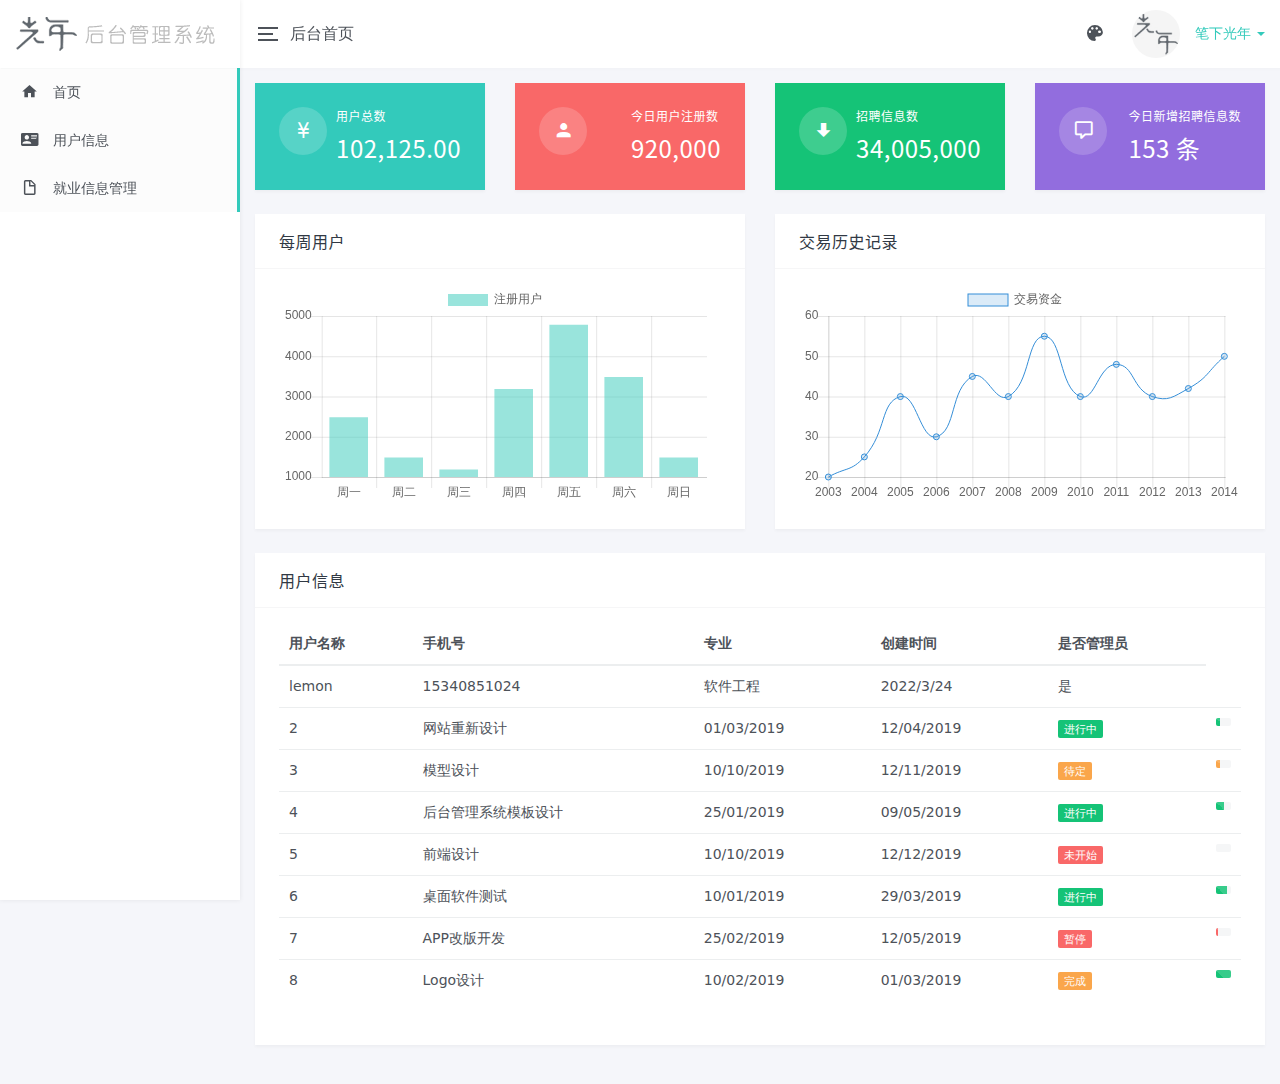
<file: Employment_front/admin/index.html>
<!DOCTYPE html>
<html lang="zh">
<head>
<meta charset="utf-8">
<meta name="viewport" content="width=device-width, initial-scale=1, maximum-scale=1, user-scalable=no" />
<title>首页 - 光年(Light Year Admin)后台管理系统模板</title>
<link rel="icon" href="favicon.ico" type="image/ico">
<meta name="keywords" content="LightYear,光年,后台模板,后台管理系统,光年HTML模板">
<meta name="description" content="LightYear是一个基于Bootstrap v3.3.7的后台管理系统的HTML模板。">
<meta name="author" content="yinqi">
<link href="css/bootstrap.min.css" rel="stylesheet">
<link href="css/materialdesignicons.min.css" rel="stylesheet">
<link href="css/style.min.css" rel="stylesheet">
</head>
  
<body>
<div class="lyear-layout-web">
  <div class="lyear-layout-container">
    <!--左侧导航-->
    <aside class="lyear-layout-sidebar">
      
      <!-- logo -->
      <div id="logo" class="sidebar-header">
        <a href="index.html"><img src="images/logo-sidebar.png" title="LightYear" alt="LightYear" /></a>
      </div>
      <div class="lyear-layout-sidebar-scroll"> 
        
        <nav class="sidebar-main">
          <ul class="nav nav-drawer">
            <li class="nav-item active"> <a href="index.html"><i class="mdi mdi-home"></i> 首页</a> </li>
            <li class="nav-item active"> <a href="userinfo.html"><i class="mdi mdi-account-card-details"></i> 用户信息</a> </li>
            <li class="nav-item active"> <a href="employment.html"><i class="mdi mdi-file-outline"></i> 就业信息管理</a> </li>
            <!-- <li class="nav-item active"> <a href="index.html"><i class="mdi mdi-home"></i> 首页</a> </li> -->
            <!-- <li class="nav-item nav-item-has-subnav">
              <a href="javascript:void(0)"><i class="mdi mdi-palette"></i> UI 元素</a>
              <ul class="nav nav-subnav">
                <li> <a href="lyear_ui_buttons.html">按钮</a> </li>
                <li> <a href="lyear_ui_cards.html">卡片</a> </li>
                <li> <a href="lyear_ui_grid.html">格栅</a> </li>
                <li> <a href="lyear_ui_icons.html">图标</a> </li>
                <li> <a href="lyear_ui_tables.html">表格</a> </li>
                <li> <a href="lyear_ui_modals.html">模态框</a> </li>
                <li> <a href="lyear_ui_tooltips_popover.html">提示 / 弹出框</a> </li>
                <li> <a href="lyear_ui_alerts.html">警告框</a> </li>
                <li> <a href="lyear_ui_pagination.html">分页</a> </li>
                <li> <a href="lyear_ui_progress.html">进度条</a> </li>
                <li> <a href="lyear_ui_tabs.html">标签页</a> </li>
                <li> <a href="lyear_ui_typography.html">排版</a> </li>
                <li> <a href="lyear_ui_step.html">步骤</a> </li>
                <li> <a href="lyear_ui_other.html">其他</a> </li>
              </ul>
            </li> -->
            <!-- <li class="nav-item nav-item-has-subnav">
              <a href="javascript:void(0)"><i class="mdi mdi-format-align-justify"></i> 表单</a>
              <ul class="nav nav-subnav">
                <li> <a href="lyear_forms_elements.html">基本元素</a> </li>
                <li> <a href="lyear_forms_radio.html">单选框</a> </li>
                <li> <a href="lyear_forms_checkbox.html">复选框</a> </li>
                <li> <a href="lyear_forms_switch.html">开关</a> </li>
              </ul>
            </li> -->
            <!-- <li class="nav-item nav-item-has-subnav">
              <a href="javascript:void(0)"><i class="mdi mdi-file-outline"></i> 示例页面</a>
              <ul class="nav nav-subnav">
                <li> <a href="lyear_pages_doc.html">文档列表</a> </li>
                <li> <a href="lyear_pages_gallery.html">图库列表</a> </li>
                <li> <a href="lyear_pages_config.html">网站配置</a> </li>
                <li> <a href="lyear_pages_rabc.html">设置权限</a> </li>
                <li> <a href="lyear_pages_add_doc.html">新增文档</a> </li>
                <li> <a href="lyear_pages_guide.html">表单向导</a> </li>
                <li> <a href="lyear_pages_login.html">登录页面</a> </li>
                <li> <a href="lyear_pages_error.html">错误页面</a> </li>
              </ul>
            </li> -->
            <!-- <li class="nav-item nav-item-has-subnav">
              <a href="javascript:void(0)"><i class="mdi mdi-language-javascript"></i> JS 插件</a>
              <ul class="nav nav-subnav">
                <li> <a href="lyear_js_datepicker.html">日期选取器</a> </li>
                <li> <a href="lyear_js_sliders.html">滑块</a> </li>
                <li> <a href="lyear_js_colorpicker.html">选色器</a> </li>
                <li> <a href="lyear_js_chartjs.html">Chart.js</a> </li>
                <li> <a href="lyear_js_jconfirm.html">对话框</a> </li>
                <li> <a href="lyear_js_tags_input.html">标签插件</a> </li>
                <li> <a href="lyear_js_notify.html">通知消息</a> </li>
              </ul>
            </li> -->
            <!-- <li class="nav-item nav-item-has-subnav">
              <a href="javascript:void(0)"><i class="mdi mdi-menu"></i> 多级菜单</a>
              <ul class="nav nav-subnav">
                <li> <a href="#!">一级菜单</a> </li>
                <li class="nav-item nav-item-has-subnav"> 
                  <a href="#!">一级菜单</a>
                  <ul class="nav nav-subnav">
                    <li> <a href="#!">二级菜单</a> </li>
                    <li class="nav-item nav-item-has-subnav"> 
                      <a href="#!">二级菜单</a>
                      <ul class="nav nav-subnav">
                        <li> <a href="#!">三级菜单</a> </li>
                        <li> <a href="#!">三级菜单</a> </li>
                      </ul>
                    </li>
                  </ul>
                </li>
                <li> <a href="#!">一级菜单</a> </li>
              </ul>
            </li> -->
          </ul>
        </nav>
        
        <!-- <div class="sidebar-footer">
          <p class="copyright">Copyright &copy; 2019. All rights reserved. More Templates 更多模板：<a href="http://www.mycodes.net/" target="_blank">模板之家</a></p>
        </div> -->
      </div>
      
    </aside>
    <!--End 左侧导航-->
    
    <!--头部信息-->
    <header class="lyear-layout-header">
      
      <nav class="navbar navbar-default">
        <div class="topbar">
          
          <div class="topbar-left">
            <div class="lyear-aside-toggler">
              <span class="lyear-toggler-bar"></span>
              <span class="lyear-toggler-bar"></span>
              <span class="lyear-toggler-bar"></span>
            </div>
            <span class="navbar-page-title"> 后台首页 </span>
          </div>
          
          <ul class="topbar-right">
            <li class="dropdown dropdown-profile">
              <a href="javascript:void(0)" data-toggle="dropdown">
                <img class="img-avatar img-avatar-48 m-r-10" src="images/users/avatar.jpg" alt="笔下光年" />
                <span>笔下光年 <span class="caret"></span></span>
              </a>
              <ul class="dropdown-menu dropdown-menu-right">
                <li> <a href="lyear_pages_profile.html"><i class="mdi mdi-account"></i> 个人信息</a> </li>
                <li> <a href="lyear_pages_edit_pwd.html"><i class="mdi mdi-lock-outline"></i> 修改密码</a> </li>
                <li> <a href="javascript:void(0)"><i class="mdi mdi-delete"></i> 清空缓存</a></li>
                <li class="divider"></li>
                <li> <a href="login.html"><i class="mdi mdi-logout-variant"></i> 退出登录</a> </li>
              </ul>
            </li>
            <!--切换主题配色-->
		    <li class="dropdown dropdown-skin">
			  <span data-toggle="dropdown" class="icon-palette"><i class="mdi mdi-palette"></i></span>
			  <ul class="dropdown-menu dropdown-menu-right" data-stopPropagation="true">
                <li class="drop-title"><p>主题</p></li>
                <li class="drop-skin-li clearfix">
                  <span class="inverse">
                    <input type="radio" name="site_theme" value="default" id="site_theme_1" checked>
                    <label for="site_theme_1"></label>
                  </span>
                  <span>
                    <input type="radio" name="site_theme" value="dark" id="site_theme_2">
                    <label for="site_theme_2"></label>
                  </span>
                  <span>
                    <input type="radio" name="site_theme" value="translucent" id="site_theme_3">
                    <label for="site_theme_3"></label>
                  </span>
                </li>
			    <li class="drop-title"><p>LOGO</p></li>
				<li class="drop-skin-li clearfix">
                  <span class="inverse">
                    <input type="radio" name="logo_bg" value="default" id="logo_bg_1" checked>
                    <label for="logo_bg_1"></label>
                  </span>
                  <span>
                    <input type="radio" name="logo_bg" value="color_2" id="logo_bg_2">
                    <label for="logo_bg_2"></label>
                  </span>
                  <span>
                    <input type="radio" name="logo_bg" value="color_3" id="logo_bg_3">
                    <label for="logo_bg_3"></label>
                  </span>
                  <span>
                    <input type="radio" name="logo_bg" value="color_4" id="logo_bg_4">
                    <label for="logo_bg_4"></label>
                  </span>
                  <span>
                    <input type="radio" name="logo_bg" value="color_5" id="logo_bg_5">
                    <label for="logo_bg_5"></label>
                  </span>
                  <span>
                    <input type="radio" name="logo_bg" value="color_6" id="logo_bg_6">
                    <label for="logo_bg_6"></label>
                  </span>
                  <span>
                    <input type="radio" name="logo_bg" value="color_7" id="logo_bg_7">
                    <label for="logo_bg_7"></label>
                  </span>
                  <span>
                    <input type="radio" name="logo_bg" value="color_8" id="logo_bg_8">
                    <label for="logo_bg_8"></label>
                  </span>
				</li>
				<li class="drop-title"><p>头部</p></li>
				<li class="drop-skin-li clearfix">
                  <span class="inverse">
                    <input type="radio" name="header_bg" value="default" id="header_bg_1" checked>
                    <label for="header_bg_1"></label>                      
                  </span>                                                    
                  <span>                                                     
                    <input type="radio" name="header_bg" value="color_2" id="header_bg_2">
                    <label for="header_bg_2"></label>                      
                  </span>                                                    
                  <span>                                                     
                    <input type="radio" name="header_bg" value="color_3" id="header_bg_3">
                    <label for="header_bg_3"></label>
                  </span>
                  <span>
                    <input type="radio" name="header_bg" value="color_4" id="header_bg_4">
                    <label for="header_bg_4"></label>                      
                  </span>                                                    
                  <span>                                                     
                    <input type="radio" name="header_bg" value="color_5" id="header_bg_5">
                    <label for="header_bg_5"></label>                      
                  </span>                                                    
                  <span>                                                     
                    <input type="radio" name="header_bg" value="color_6" id="header_bg_6">
                    <label for="header_bg_6"></label>                      
                  </span>                                                    
                  <span>                                                     
                    <input type="radio" name="header_bg" value="color_7" id="header_bg_7">
                    <label for="header_bg_7"></label>
                  </span>
                  <span>
                    <input type="radio" name="header_bg" value="color_8" id="header_bg_8">
                    <label for="header_bg_8"></label>
                  </span>
				</li>
				<li class="drop-title"><p>侧边栏</p></li>
				<li class="drop-skin-li clearfix">
                  <span class="inverse">
                    <input type="radio" name="sidebar_bg" value="default" id="sidebar_bg_1" checked>
                    <label for="sidebar_bg_1"></label>
                  </span>
                  <span>
                    <input type="radio" name="sidebar_bg" value="color_2" id="sidebar_bg_2">
                    <label for="sidebar_bg_2"></label>
                  </span>
                  <span>
                    <input type="radio" name="sidebar_bg" value="color_3" id="sidebar_bg_3">
                    <label for="sidebar_bg_3"></label>
                  </span>
                  <span>
                    <input type="radio" name="sidebar_bg" value="color_4" id="sidebar_bg_4">
                    <label for="sidebar_bg_4"></label>
                  </span>
                  <span>
                    <input type="radio" name="sidebar_bg" value="color_5" id="sidebar_bg_5">
                    <label for="sidebar_bg_5"></label>
                  </span>
                  <span>
                    <input type="radio" name="sidebar_bg" value="color_6" id="sidebar_bg_6">
                    <label for="sidebar_bg_6"></label>
                  </span>
                  <span>
                    <input type="radio" name="sidebar_bg" value="color_7" id="sidebar_bg_7">
                    <label for="sidebar_bg_7"></label>
                  </span>
                  <span>
                    <input type="radio" name="sidebar_bg" value="color_8" id="sidebar_bg_8">
                    <label for="sidebar_bg_8"></label>
                  </span>
				</li>
			  </ul>
			</li>
            <!--切换主题配色-->
          </ul>
          
        </div>
      </nav>
      
    </header>
    <!--End 头部信息-->
    
    <!--页面主要内容-->
    <main class="lyear-layout-content">
      
      <div class="container-fluid">
        
        <div class="row">
          <div class="col-sm-6 col-lg-3">
            <div class="card bg-primary">
              <div class="card-body clearfix">
                <div class="pull-right">
                  <p class="h6 text-white m-t-0">用户总数</p>
                  <p class="h3 text-white m-b-0">102,125.00</p>
                </div>
                <div class="pull-left"> <span class="img-avatar img-avatar-48 bg-translucent"><i class="mdi mdi-currency-cny fa-1-5x"></i></span> </div>
              </div>
            </div>
          </div>
          
          <div class="col-sm-6 col-lg-3">
            <div class="card bg-danger">
              <div class="card-body clearfix">
                <div class="pull-right">
                  <p class="h6 text-white m-t-0">今日用户注册数</p>
                  <p class="h3 text-white m-b-0">920,000</p>
                </div>
                <div class="pull-left"> <span class="img-avatar img-avatar-48 bg-translucent"><i class="mdi mdi-account fa-1-5x"></i></span> </div>
              </div>
            </div>
          </div>
          
          <div class="col-sm-6 col-lg-3">
            <div class="card bg-success">
              <div class="card-body clearfix">
                <div class="pull-right">
                  <p class="h6 text-white m-t-0">招聘信息数</p>
                  <p class="h3 text-white m-b-0">34,005,000</p>
                </div>
                <div class="pull-left"> <span class="img-avatar img-avatar-48 bg-translucent"><i class="mdi mdi-arrow-down-bold fa-1-5x"></i></span> </div>
              </div>
            </div>
          </div>
          
          <div class="col-sm-6 col-lg-3">
            <div class="card bg-purple">
              <div class="card-body clearfix">
                <div class="pull-right">
                  <p class="h6 text-white m-t-0">今日新增招聘信息数</p>
                  <p class="h3 text-white m-b-0">153 条</p>
                </div>
                <div class="pull-left"> <span class="img-avatar img-avatar-48 bg-translucent"><i class="mdi mdi-comment-outline fa-1-5x"></i></span> </div>
              </div>
            </div>
          </div>
        </div>
        
        <div class="row">
          
          <div class="col-lg-6"> 
            <div class="card">
              <div class="card-header">
                <h4>每周用户</h4>
              </div>
              <div class="card-body">
                <canvas class="js-chartjs-bars"></canvas>
              </div>
            </div>
          </div>
          
          <div class="col-lg-6"> 
            <div class="card">
              <div class="card-header">
                <h4>交易历史记录</h4>
              </div>
              <div class="card-body">
                <canvas class="js-chartjs-lines"></canvas>
              </div>
            </div>
          </div>
           
        </div>
        
        <div class="row">
          
          <div class="col-lg-12">
            <div class="card">
              <div class="card-header">
                <h4>用户信息</h4>
              </div>
              <div class="card-body">
                <div class="table-responsive">
                  <table class="table table-hover">
                    <thead>
                      <tr>
                        <!-- <th>#</th> -->
                        <th>用户名称</th>
                        <th>手机号</th>
                        <th>专业</th>
                        <th>创建时间</th>
                        <th>是否管理员</th>
                        <!-- <th>状态</th>
                        <th>进度</th> -->
                      </tr>
                    </thead>
                    <tbody>
                      <tr>
                        <td>lemon</td>
                        <td>15340851024</td>
                        <td>软件工程</td>
                        <td>2022/3/24</td>
                        <td>是</td>
                        <!-- <td>12/05/2019</td> -->
                        <!-- <td>
                          <div class="btn-group">
                            <a class="btn btn-xs btn-default" href="#!" title="编辑" data-toggle="tooltip"><i class="mdi mdi-pencil"></i></a>
                            <a class="btn btn-xs btn-default" href="#!" title="删除" data-toggle="tooltip"><i class="mdi mdi-window-close"></i></a>
                          </div>
                        </td> -->
                        <!-- <td><span class="label label-warning">待定</span></td>
                        <td>
                          <div class="progress progress-striped progress-sm">
                            <div class="progress-bar progress-bar-warning" style="width: 45%;"></div>
                          </div>
                        </td> -->
                      </tr>
                      <tr>
                        <td>2</td>
                        <td>网站重新设计</td>
                        <td>01/03/2019</td>
                       <td>12/04/2019</td>
                        <td><span class="label label-success">进行中</span></td>
                        <td>
                          <div class="progress progress-striped progress-sm">
                            <div class="progress-bar progress-bar-success" style="width: 30%;"></div>
                          </div>
                        </td>
                      </tr>
                      <tr>
                        <td>3</td>
                        <td>模型设计</td>
                         <td>10/10/2019</td>
                         <td>12/11/2019</td>
                        <td><span class="label label-warning">待定</span></td>
                        <td>
                          <div class="progress progress-striped progress-sm">
                            <div class="progress-bar progress-bar-warning" style="width: 25%;"></div>
                          </div>
                        </td>
                      </tr>
                      <tr>
                        <td>4</td>
                        <td>后台管理系统模板设计</td>
                        <td>25/01/2019</td>
                        <td>09/05/2019</td>
                        <td><span class="label label-success">进行中</span></td>
                        <td>
                          <div class="progress progress-striped progress-sm">
                            <div class="progress-bar progress-bar-success" style="width: 55%;"></div>
                          </div>
                        </td>
                      </tr>
                      <tr>
                        <td>5</td>
                        <td>前端设计</td>
                        <td>10/10/2019</td>
                        <td>12/12/2019</td>
                        <td><span class="label label-danger">未开始</span></td>
                        <td>
                          <div class="progress progress-striped progress-sm">
                            <div class="progress-bar progress-bar-danger" style="width: 0%;"></div>
                          </div>
                        </td>
                      </tr>
                      <tr>
                        <td>6</td>
                        <td>桌面软件测试</td>
                        <td>10/01/2019</td>
                        <td>29/03/2019</td>
                        <td><span class="label label-success">进行中</span></td>
                        <td>
                          <div class="progress progress-striped progress-sm">
                            <div class="progress-bar progress-bar-success" style="width: 75%;"></div>
                          </div>
                        </td>
                      </tr>
                      <tr>
                        <td>7</td>
                        <td>APP改版开发</td>
                        <td>25/02/2019</td>
                        <td>12/05/2019</td>
                        <td><span class="label label-danger">暂停</span></td>
                        <td>
                          <div class="progress progress-striped progress-sm">
                            <div class="progress-bar progress-bar-danger" style="width: 15%;"></div>
                          </div>
                        </td>
                      </tr>
                      <tr>
                        <td>8</td>
                        <td>Logo设计</td>
                        <td>10/02/2019</td>
                        <td>01/03/2019</td>
                        <td><span class="label label-warning">完成</span></td>
                        <td>
                          <div class="progress progress-striped progress-sm">
                            <div class="progress-bar progress-bar-success" style="width: 100%;"></div>
                          </div>
                        </td>
                      </tr>
                    </tbody>
                  </table>
                </div>
              </div>
            </div>
          </div>
          
        </div>
        
      </div>
      
    </main>
    <!--End 页面主要内容-->
  </div>
</div>

<script type="text/javascript" src="js/jquery.min.js"></script>
<script type="text/javascript" src="js/bootstrap.min.js"></script>
<script type="text/javascript" src="js/perfect-scrollbar.min.js"></script>
<script type="text/javascript" src="js/main.min.js"></script>

<!--图表插件-->
<script type="text/javascript" src="js/Chart.js"></script>
<script type="text/javascript">
$(document).ready(function(e) {
    var $dashChartBarsCnt  = jQuery( '.js-chartjs-bars' )[0].getContext( '2d' ),
        $dashChartLinesCnt = jQuery( '.js-chartjs-lines' )[0].getContext( '2d' );
    
    var $dashChartBarsData = {
		labels: ['周一', '周二', '周三', '周四', '周五', '周六', '周日'],
		datasets: [
			{
				label: '注册用户',
                borderWidth: 1,
                borderColor: 'rgba(0,0,0,0)',
				backgroundColor: 'rgba(51,202,185,0.5)',
                hoverBackgroundColor: "rgba(51,202,185,0.7)",
                hoverBorderColor: "rgba(0,0,0,0)",
				data: [2500, 1500, 1200, 3200, 4800, 3500, 1500]
			}
		]
	};
    var $dashChartLinesData = {
		labels: ['2003', '2004', '2005', '2006', '2007', '2008', '2009', '2010', '2011', '2012', '2013', '2014'],
		datasets: [
			{
				label: '交易资金',
				data: [20, 25, 40, 30, 45, 40, 55, 40, 48, 40, 42, 50],
				borderColor: '#358ed7',
				backgroundColor: 'rgba(53, 142, 215, 0.175)',
                borderWidth: 1,
                fill: false,
                lineTension: 0.5
			}
		]
	};
    
    new Chart($dashChartBarsCnt, {
        type: 'bar',
        data: $dashChartBarsData
    });
    
    var myLineChart = new Chart($dashChartLinesCnt, {
        type: 'line',
        data: $dashChartLinesData,
    });
});
</script>
</body>
</html>
</file>
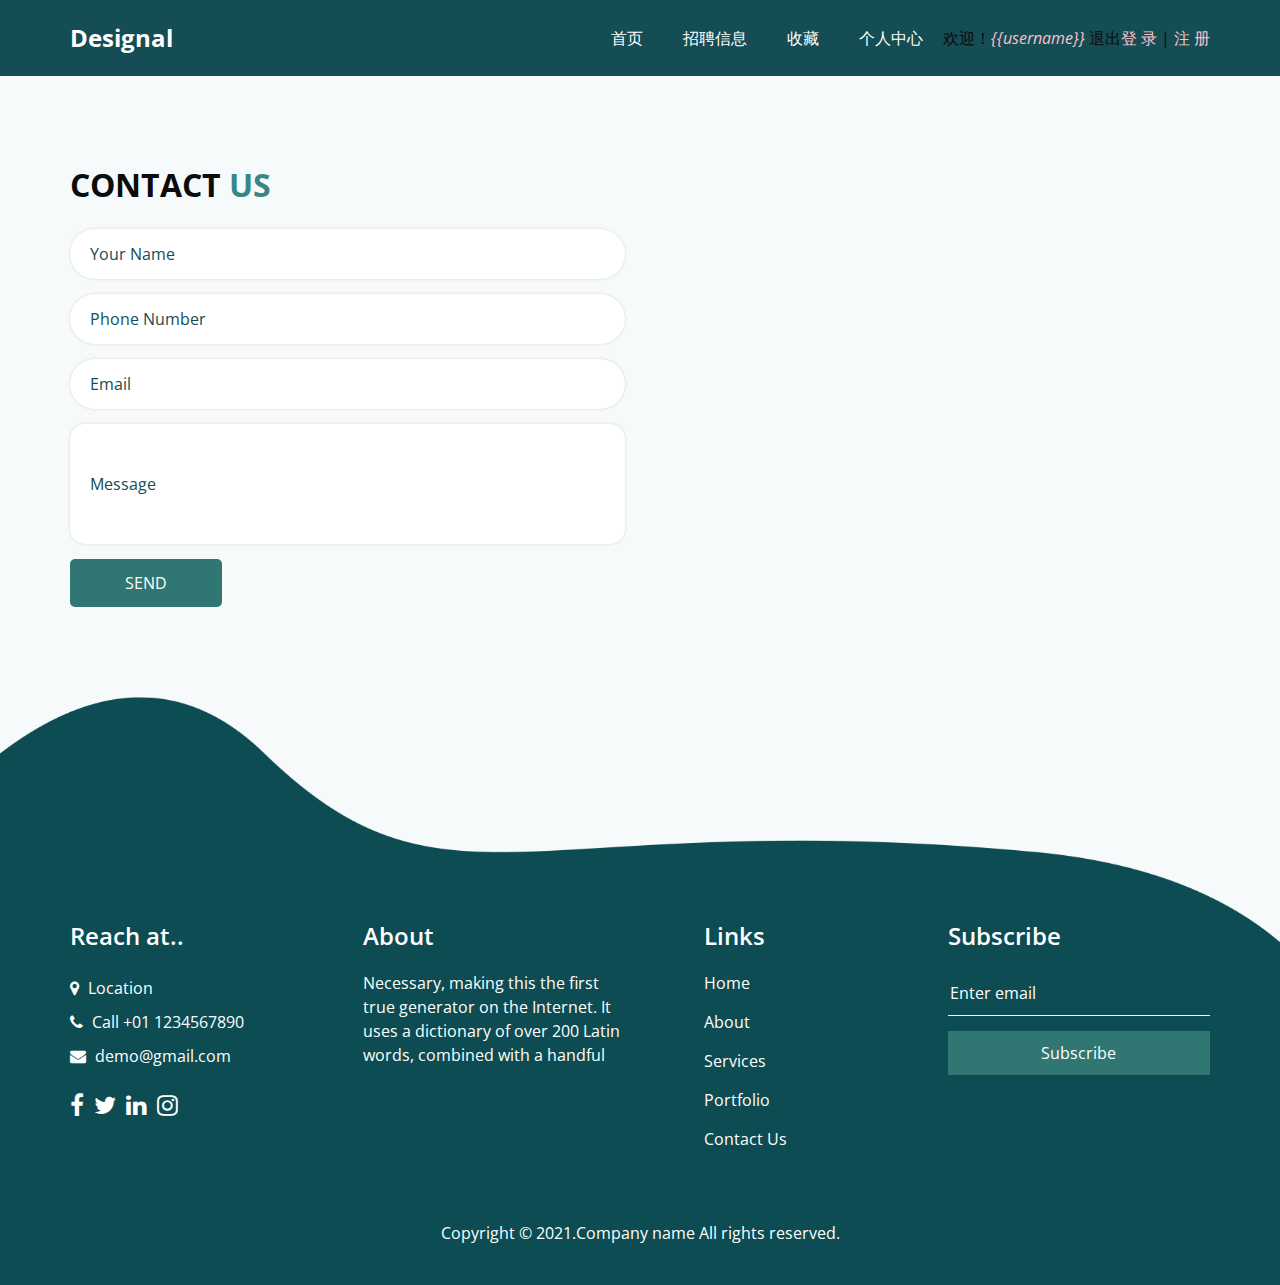
<file: Employment_front/contact.html>
<!DOCTYPE html>
<html>

<head>
  <!-- Basic -->
  <meta charset="utf-8" />
  <meta http-equiv="X-UA-Compatible" content="IE=edge" />
  <!-- Mobile Metas -->
  <meta name="viewport" content="width=device-width, initial-scale=1, shrink-to-fit=no" />
  <!-- Site Metas -->
  <meta name="keywords" content="" />
  <meta name="description" content="" />
  <meta name="author" content="" />
  <link rel="shortcut icon" href="images/favicon.png" type="">

  <title> Designal </title>

  <!-- bootstrap core css -->
  <link rel="stylesheet" type="text/css" href="css/bootstrap.css" />

  <!-- fonts style -->
  <link href="https://fonts.googleapis.com/css2?family=Roboto:wght@400;500;700;900&display=swap" rel="stylesheet">

  <!--owl slider stylesheet -->
  <link rel="stylesheet" type="text/css" href="css/owl.carousel.min.css" />

  <!-- font awesome style -->
  <link href="css/font-awesome.min.css" rel="stylesheet" />

  <!-- Custom styles for this template -->
  <link href="css/style.css" rel="stylesheet" />
  <!-- responsive style -->
  <link href="css/responsive.css" rel="stylesheet" />

</head>

<body class="sub_page">

  <div class="hero_area">

    <div class="hero_bg_box">
      <img src="images/hero-bg.png" alt="">
    </div>

    <!-- header section strats -->
    <header class="header_section">
      <div class="container">
        <nav class="navbar navbar-expand-lg custom_nav-container ">
          <a class="navbar-brand" href="index.html">
            <span>
              Designal
            </span>
          </a>

          <button class="navbar-toggler" type="button" data-toggle="collapse" data-target="#navbarSupportedContent" aria-controls="navbarSupportedContent" aria-expanded="false" aria-label="Toggle navigation">
            <span class=""> </span>
          </button>

          <div class="collapse navbar-collapse" id="navbarSupportedContent">
            <ul class="navbar-nav  ">
              <li class="nav-item active">
                <a class="nav-link" href="index.html">首页 <span class="sr-only">(current)</span></a>
              </li>
              <li class="nav-item">
                <a class="nav-link" href="service.html">招聘信息</a>
              </li>
              <li class="nav-item">
                <a class="nav-link" href="collect.html">收藏</a>
              </li>
              <li class="nav-item">
                <a class="nav-link" href="center.html">个人中心</a>
              </li>
              <!-- <li class="nav-item">
                <a class="nav-link" href="portfolio.html">用户管理</a>
              </li>
              <li class="nav-item active">
                <a class="nav-link" href="contact.html">就业信息管理 <span class="sr-only">(current)</span> </a>
              </li>
              <form class="form-inline">
                <button class="btn  my-2 my-sm-0 nav_search-btn" type="submit">
                  <i class="fa fa-search" aria-hidden="true"></i>
                </button>
              </form> -->
            </ul>
            <div v-if="username">欢迎！<em style="color: pink">{{username}}</em>
              <a class="quit" @click="fnQuit">退出</a>
            </div>
            <div v-else>
              <a href="login.html" class="red" style="color: pink">登 录</a>
              <span>|</span>
              <a href="register.html" class="red" style="color: pink">注 册</a>
            </div>
          </div>
        </nav>
      </div>
    </header>
    <!-- end header section -->
  </div>

  <!-- contact section -->
  <section class="contact_section layout_padding">
    <div class="container">
      <div class="heading_container">
        <h2>
          Contact <span>Us</span>
        </h2>
      </div>
      <div class="row">
        <div class="col-md-6">
          <div class="form_container contact-form">
            <form action="">
              <div>
                <input type="text" placeholder="Your Name" />
              </div>
              <div>
                <input type="text" placeholder="Phone Number" />
              </div>
              <div>
                <input type="email" placeholder="Email" />
              </div>
              <div>
                <input type="text" class="message-box" placeholder="Message" />
              </div>
              <div class="btn_box">
                <button>
                  SEND
                </button>
              </div>
            </form>
          </div>
        </div>
        <div class="col-md-6">
          <div class="map_container">
            <div class="map">
              <div id="googleMap"></div>
            </div>
          </div>
        </div>
      </div>
    </div>
  </section>
  <!-- end contact section -->

  <!-- footer section -->
  <footer class="footer_section">
    <div class="footer_bg_box">
      <img src="images/footer-bg.png" alt="">
    </div>
    <div class="container">
      <div class="row">
        <div class="col-md-6 col-lg-3 footer_col">
          <div class="footer_contact">
            <h4>
              Reach at..
            </h4>
            <div class="contact_link_box">
              <a href="">
                <i class="fa fa-map-marker" aria-hidden="true"></i>
                <span>
                  Location
                </span>
              </a>
              <a href="">
                <i class="fa fa-phone" aria-hidden="true"></i>
                <span>
                  Call +01 1234567890
                </span>
              </a>
              <a href="">
                <i class="fa fa-envelope" aria-hidden="true"></i>
                <span>
                  demo@gmail.com
                </span>
              </a>
            </div>
          </div>
          <div class="footer_social">
            <a href="">
              <i class="fa fa-facebook" aria-hidden="true"></i>
            </a>
            <a href="">
              <i class="fa fa-twitter" aria-hidden="true"></i>
            </a>
            <a href="">
              <i class="fa fa-linkedin" aria-hidden="true"></i>
            </a>
            <a href="">
              <i class="fa fa-instagram" aria-hidden="true"></i>
            </a>
          </div>
        </div>
        <div class="col-md-6 col-lg-3 footer_col">
          <div class="footer_detail">
            <h4>
              About
            </h4>
            <p>
              Necessary, making this the first true generator on the Internet. It uses a dictionary of over 200 Latin words, combined with a handful
            </p>
          </div>
        </div>
        <div class="col-md-6 col-lg-2 mx-auto footer_col">
          <div class="footer_link_box">
            <h4>
              Links
            </h4>
            <div class="footer_links">
              <a class="active" href="index.html">
                Home
              </a>
              <a class="" href="about.html">
                About
              </a>
              <a class="" href="service.html">
                Services
              </a>
              <a class="" href="portfolio.html">
                Portfolio
              </a>
              <a class="" href="contact.html">
                Contact Us
              </a>
            </div>
          </div>
        </div>
        <div class="col-md-6 col-lg-3 footer_col ">
          <h4>
            Subscribe
          </h4>
          <form action="#">
            <input type="text" placeholder="Enter email" />
            <button type="submit">
              Subscribe
            </button>
          </form>
        </div>
      </div>
      <div class="footer-info">
        <p>Copyright &copy; 2021.Company name All rights reserved.</p>
      </div>
    </div>
  </footer>
  <!-- footer section -->

  <!-- jQery -->
  <script type="text/javascript" src="js/jquery-3.4.1.min.js"></script>
  <!-- popper js -->
  <script src="js/popper.min.js" integrity="sha384-Q6E9RHvbIyZFJoft+2mJbHaEWldlvI9IOYy5n3zV9zzTtmI3UksdQRVvoxMfooAo" crossorigin="anonymous">
  </script>
  <!-- bootstrap js -->
  <script type="text/javascript" src="js/bootstrap.js"></script>
  <!-- owl slider -->
  <script type="text/javascript" src="js/owl.carousel.min.js">
  </script>
  <!-- custom js -->
  <script type="text/javascript" src="js/custom.js"></script>
  <!-- Google Map -->
  <!-- <script src="https://maps.googleapis.com/maps/api/js?key=AIzaSyCh39n5U-4IoWpsVGUHWdqB6puEkhRLdmI&callback=myMap"> -->
  </script>
  <!-- End Google Map -->

</body>

</html>
</file>
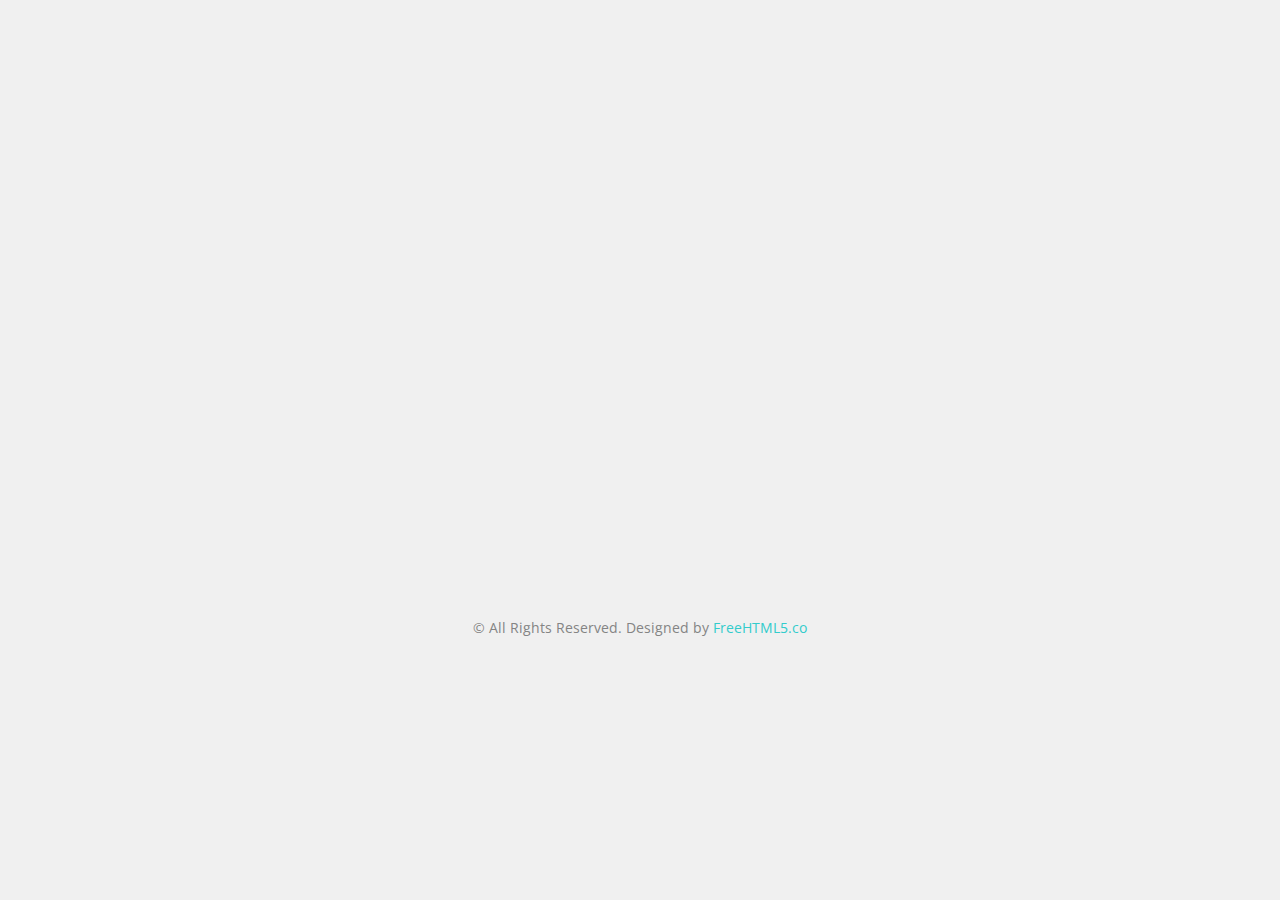
<file: Employment_front/login.html>
<!DOCTYPE html>
<!--[if lt IE 7]>      <html class="no-js lt-ie9 lt-ie8 lt-ie7"> <![endif]-->
<!--[if IE 7]>         <html class="no-js lt-ie9 lt-ie8"> <![endif]-->
<!--[if IE 8]>         <html class="no-js lt-ie9"> <![endif]-->
<!--[if gt IE 8]><!-->
<html class="no-js">
<!--<![endif]-->

<head>
    <meta charset="utf-8">
    <meta http-equiv="X-UA-Compatible" content="IE=edge">
    <title>Minimal and Clean Sign up / Login and Forgot Form by FreeHTML5.co</title>
    <meta name="viewport" content="width=device-width, initial-scale=1">
    <meta name="description" content="Free HTML5 Template by FreeHTML5.co" />
    <meta name="keywords" content="free html5, free template, free bootstrap, html5, css3, mobile first, responsive" />
    <meta name="author" content="FreeHTML5.co" />


    <!-- Facebook and Twitter integration -->
    <meta property="og:title" content="" />
    <meta property="og:image" content="" />
    <meta property="og:url" content="" />
    <meta property="og:site_name" content="" />
    <meta property="og:description" content="" />
    <meta name="twitter:title" content="" />
    <meta name="twitter:image" content="" />
    <meta name="twitter:url" content="" />
    <meta name="twitter:card" content="" />

    <!-- Place favicon.ico and apple-touch-icon.png in the root directory -->
    <link rel="shortcut icon" href="favicon.ico">

    <link href='https://fonts.googleapis.com/css?family=Open+Sans:400,700,300' rel='stylesheet' type='text/css'>

    <link rel="stylesheet" href="assets/login/css/bootstrap.min.css">
    <link rel="stylesheet" href="assets/login/css/animate.css">
    <link rel="stylesheet" href="assets/login/css/style.css">
    <script src="assets/js/modernizr-2.6.2.min.js"></script>

</head>

<body>

    <div class="container">
        <div class="row">
            <div class="col-md-12 text-center">
                <ul class="menu">
                </ul>
            </div>
        </div>
        <div class="row">
            <div class="col-md-4 col-md-offset-4" id='app'>


                <!-- Start Sign In Form -->
                <form action="#" class="fh5co-form animate-box" data-animate-effect="fadeIn"
                    @submit.prevent="on_submit">
                    <h2>Sign In</h2>
                    <div class="form-group">
                        <label for="username" class="sr-only">Username</label>
                        <input type="text" v-model="username" class="form-control" @blur="check_username" id="username"
                            placeholder="用户名" autocomplete="off">
                        <div v-show="error_username" class="user_error" v-cloak
                            style="display: none; color:red; float: right;">请填写用户名或手机号</div>
                    </div>
                    <div class="form-group">
                        <label for="password" class="sr-only">Password</label>
                        <input type="password" v-model="password" @blur="check_pwd" class="form-control" id="password"
                            placeholder="密码" autocomplete="off">
                        <div v-show="error_pwd" class="pwd_error" v-cloak
                            style="display: none; color:red; float: right;">{{ error_pwd_message }}</div>
                    </div>
                    <div class="form-group">
                        <label for="remember"><input v-model="remember" type="checkbox" id="remember"> Remember
                            Me</label>
                        <!-- <div id="register-err" class="error_tip" style="display: none; color:red; float: right;"></div> -->
                    </div>
                    <div class="form-group">
                        <p>没有注册? <a href="register.html">注　册</a></p>
                    </div>
                    <!-- { #                        | <a href="forgot.html">Forgot Password?</a># } -->
                    <div class="form-group">
                        <input type="submit" value="登　录" id="btn_login" class="btn btn-primary">
                    </div>
                </form>
                <!-- END Sign In Form -->

            </div>
        </div>
        <div class="row" style="padding-top: 60px; clear: both;">
            <div class="col-md-12 text-center">
                <p>
                    <small>&copy; All Rights Reserved. Designed by <a
                            href="https://freehtml5.co">FreeHTML5.co</a></small>
                </p>
            </div>
        </div>
    </div>

    <!-- jQuery -->
    <script src="assets/js/jquery.min.js"></script>
    <!-- Bootstrap -->
    <script src="assets/js/bootstrap.min.js"></script>
    <!-- Placeholder -->
    <script src="assets/js/jquery.placeholder.min.js"></script>
    <!-- Waypoints -->
    <script src="assets/js/jquery.waypoints.min.js"></script>
    <!-- Main JS -->
    <script src="assets/js/main.js"></script>
    <script type="text/javascript" src="assets/js/host.js"></script>
    <script type="text/javascript" src="assets/js/axios-0.18.0.min.js"></script>
    <script type="text/javascript" src="assets/js/vue-2.5.16.js"></script>
    <script type="text/javascript" src="assets/js/login.js"></script>

</body>

</html>
</file>
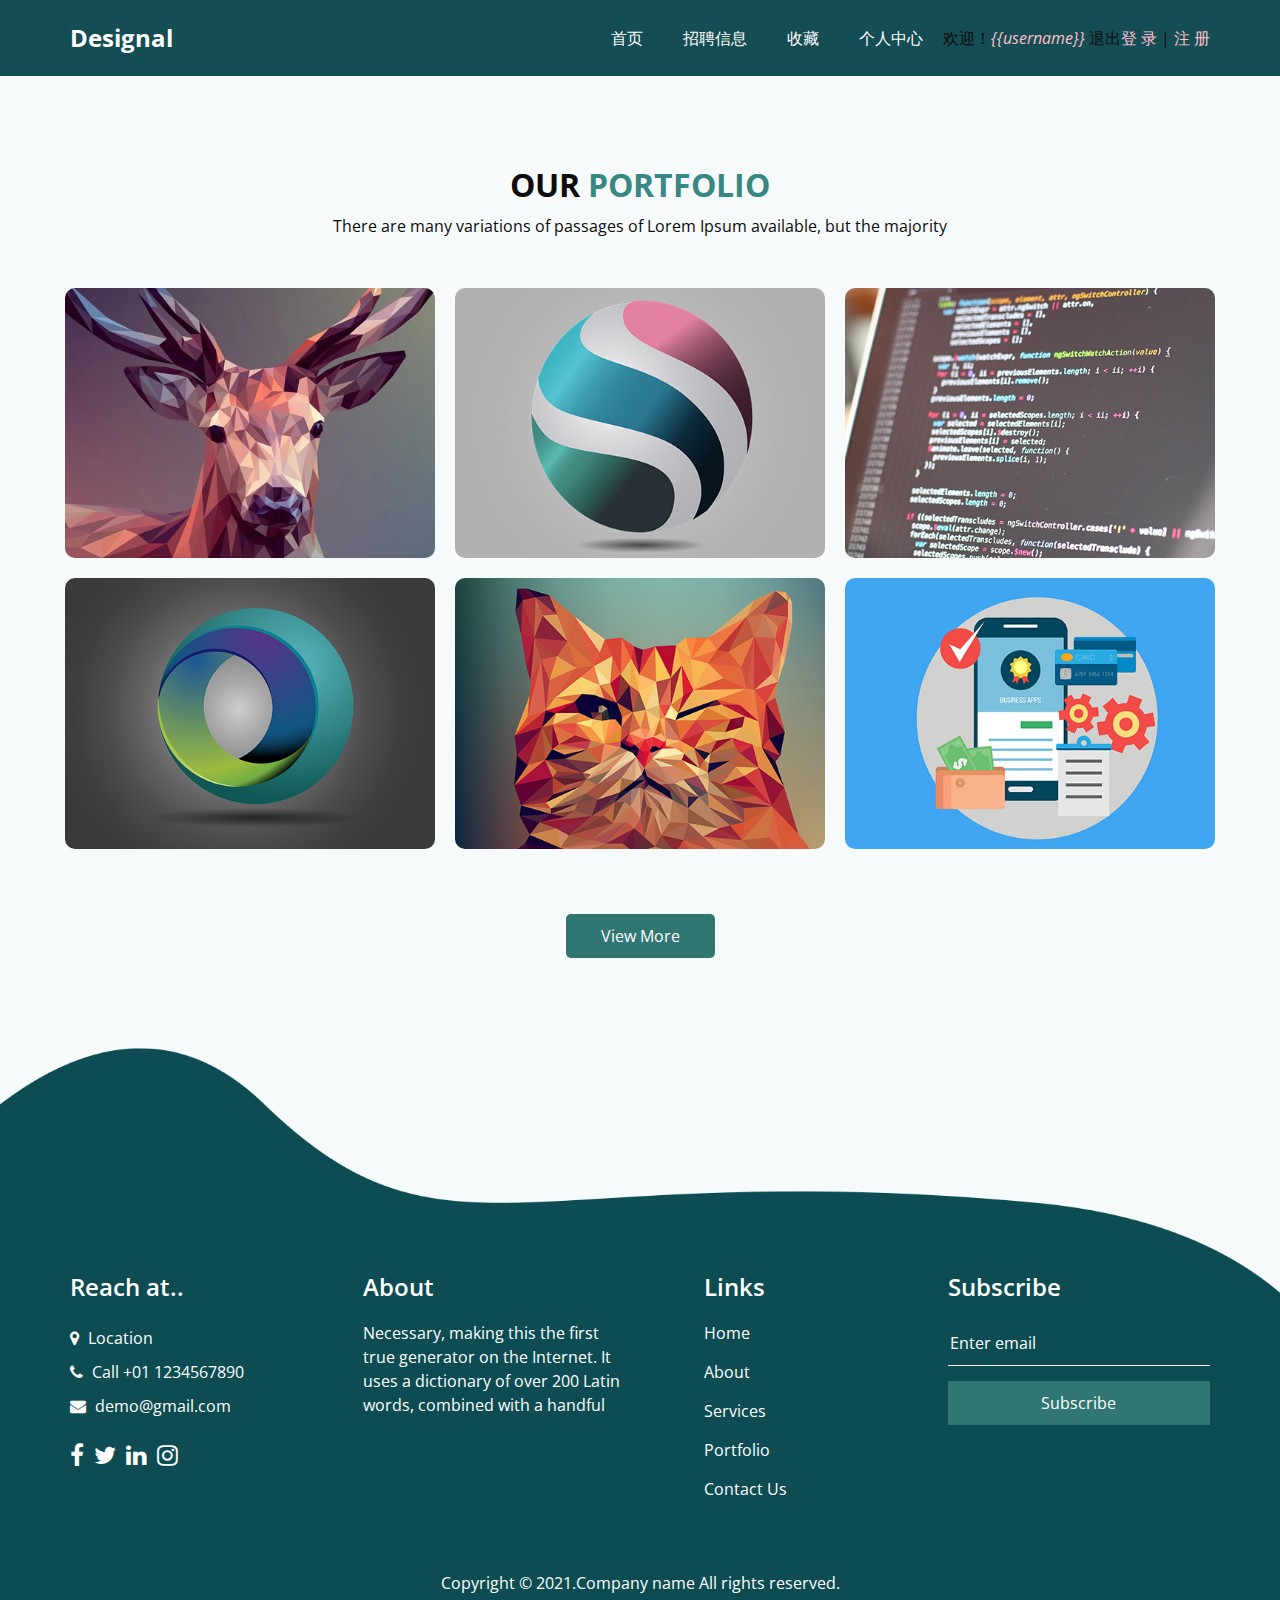
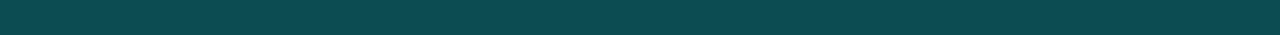
<file: Employment_front/portfolio.html>
<!DOCTYPE html>
<html>

<head>
  <!-- Basic -->
  <meta charset="utf-8" />
  <meta http-equiv="X-UA-Compatible" content="IE=edge" />
  <!-- Mobile Metas -->
  <meta name="viewport" content="width=device-width, initial-scale=1, shrink-to-fit=no" />
  <!-- Site Metas -->
  <meta name="keywords" content="" />
  <meta name="description" content="" />
  <meta name="author" content="" />
  <link rel="shortcut icon" href="images/favicon.png" type="">

  <title> Designal </title>

  <!-- bootstrap core css -->
  <link rel="stylesheet" type="text/css" href="css/bootstrap.css" />

  <!-- fonts style -->
  <link href="https://fonts.googleapis.com/css2?family=Roboto:wght@400;500;700;900&display=swap" rel="stylesheet">

  <!--owl slider stylesheet -->
  <link rel="stylesheet" type="text/css" href="css/owl.carousel.min.css" />

  <!-- font awesome style -->
  <link href="css/font-awesome.min.css" rel="stylesheet" />

  <!-- Custom styles for this template -->
  <link href="css/style.css" rel="stylesheet" />
  <!-- responsive style -->
  <link href="css/responsive.css" rel="stylesheet" />

</head>

<body class="sub_page">

  <div class="hero_area">

    <div class="hero_bg_box">
      <img src="images/hero-bg.png" alt="">
    </div>

    <!-- header section strats -->
    <header class="header_section">
      <div class="container">
        <nav class="navbar navbar-expand-lg custom_nav-container ">
          <a class="navbar-brand" href="index.html">
            <span>
              Designal
            </span>
          </a>

          <button class="navbar-toggler" type="button" data-toggle="collapse" data-target="#navbarSupportedContent" aria-controls="navbarSupportedContent" aria-expanded="false" aria-label="Toggle navigation">
            <span class=""> </span>
          </button>

          <div class="collapse navbar-collapse" id="navbarSupportedContent">
            <ul class="navbar-nav  ">
              <li class="nav-item active">
                <a class="nav-link" href="index.html">首页 <span class="sr-only">(current)</span></a>
              </li>
              <li class="nav-item">
                <a class="nav-link" href="service.html">招聘信息</a>
              </li>
              <li class="nav-item">
                <a class="nav-link" href="collect.html">收藏</a>
              </li>
              <li class="nav-item">
                <a class="nav-link" href="center.html">个人中心</a>
              </li>
              <!-- <li class="nav-item active">
                <a class="nav-link" href="portfolio.html">Portfolio <span class="sr-only">(current)</span> </a>
              </li>
              <li class="nav-item">
                <a class="nav-link" href="contact.html">Contact Us</a>
              </li>
              <form class="form-inline">
                <button class="btn  my-2 my-sm-0 nav_search-btn" type="submit">
                  <i class="fa fa-search" aria-hidden="true"></i>
                </button>
              </form> -->
            </ul>
            <div v-if="username">欢迎！<em style="color: pink">{{username}}</em>
              <a class="quit" @click="fnQuit">退出</a>
            </div>
            <div v-else>
              <a href="login.html" class="red" style="color: pink">登 录</a>
              <span>|</span>
              <a href="register.html" class="red" style="color: pink">注 册</a>
            </div>
          </div>
        </nav>
      </div>
    </header>
    <!-- end header section -->
  </div>

  <!-- portfolio section -->

  <section class="portfolio_section layout_padding">
    <div class="container">
      <div class="heading_container heading_center">
        <h2>
          Our <span>Portfolio</span>
        </h2>
        <p>
          There are many variations of passages of Lorem Ipsum available, but the majority
        </p>
      </div>

      <div class="row">
        <div class="col-md-4 col-sm-6">
          <div class="img-box">
            <img src="images/p1.jpg" alt="">
            <a href="">
              <i class="fa fa-share-alt" aria-hidden="true"></i>
            </a>
          </div>
        </div>
        <div class="col-md-4 col-sm-6">
          <div class="img-box">
            <img src="images/p2.jpg" alt="">
            <a href="">
              <i class="fa fa-share-alt" aria-hidden="true"></i>
            </a>
          </div>
        </div>
        <div class="col-md-4 col-sm-6">
          <div class="img-box">
            <img src="images/p3.jpg" alt="">
            <a href="">
              <i class="fa fa-share-alt" aria-hidden="true"></i>
            </a>
          </div>
        </div>
        <div class="col-md-4 col-sm-6">
          <div class="img-box">
            <img src="images/p4.jpg" alt="">
            <a href="">
              <i class="fa fa-share-alt" aria-hidden="true"></i>
            </a>
          </div>
        </div>
        <div class="col-md-4 col-sm-6">
          <div class="img-box">
            <img src="images/p5.jpg" alt="">
            <a href="">
              <i class="fa fa-share-alt" aria-hidden="true"></i>
            </a>
          </div>
        </div>
        <div class="col-md-4 col-sm-6">
          <div class="img-box">
            <img src="images/p6.jpg" alt="">
            <a href="">
              <i class="fa fa-share-alt" aria-hidden="true"></i>
            </a>
          </div>
        </div>
      </div>
      <div class="btn-box">
        <a href="">
          View More
        </a>
      </div>
    </div>
  </section>

  <!-- end portfolio section -->

  <!-- footer section -->
  <footer class="footer_section">
    <div class="footer_bg_box">
      <img src="images/footer-bg.png" alt="">
    </div>
    <div class="container">
      <div class="row">
        <div class="col-md-6 col-lg-3 footer_col">
          <div class="footer_contact">
            <h4>
              Reach at..
            </h4>
            <div class="contact_link_box">
              <a href="">
                <i class="fa fa-map-marker" aria-hidden="true"></i>
                <span>
                  Location
                </span>
              </a>
              <a href="">
                <i class="fa fa-phone" aria-hidden="true"></i>
                <span>
                  Call +01 1234567890
                </span>
              </a>
              <a href="">
                <i class="fa fa-envelope" aria-hidden="true"></i>
                <span>
                  demo@gmail.com
                </span>
              </a>
            </div>
          </div>
          <div class="footer_social">
            <a href="">
              <i class="fa fa-facebook" aria-hidden="true"></i>
            </a>
            <a href="">
              <i class="fa fa-twitter" aria-hidden="true"></i>
            </a>
            <a href="">
              <i class="fa fa-linkedin" aria-hidden="true"></i>
            </a>
            <a href="">
              <i class="fa fa-instagram" aria-hidden="true"></i>
            </a>
          </div>
        </div>
        <div class="col-md-6 col-lg-3 footer_col">
          <div class="footer_detail">
            <h4>
              About
            </h4>
            <p>
              Necessary, making this the first true generator on the Internet. It uses a dictionary of over 200 Latin words, combined with a handful
            </p>
          </div>
        </div>
        <div class="col-md-6 col-lg-2 mx-auto footer_col">
          <div class="footer_link_box">
            <h4>
              Links
            </h4>
            <div class="footer_links">
              <a class="active" href="index.html">
                Home
              </a>
              <a class="" href="about.html">
                About
              </a>
              <a class="" href="service.html">
                Services
              </a>
              <a class="" href="portfolio.html">
                Portfolio
              </a>
              <a class="" href="contact.html">
                Contact Us
              </a>
            </div>
          </div>
        </div>
        <div class="col-md-6 col-lg-3 footer_col ">
          <h4>
            Subscribe
          </h4>
          <form action="#">
            <input type="text" placeholder="Enter email" />
            <button type="submit">
              Subscribe
            </button>
          </form>
        </div>
      </div>
      <div class="footer-info">
        <p>Copyright &copy; 2021.Company name All rights reserved.</p>
      </div>
    </div>
  </footer>
  <!-- footer section -->

  <!-- jQery -->
  <script type="text/javascript" src="js/jquery-3.4.1.min.js"></script>
  <!-- popper js -->
  <script src="js/popper.min.js" integrity="sha384-Q6E9RHvbIyZFJoft+2mJbHaEWldlvI9IOYy5n3zV9zzTtmI3UksdQRVvoxMfooAo" crossorigin="anonymous">
  </script>
  <!-- bootstrap js -->
  <script type="text/javascript" src="js/bootstrap.js"></script>
  <!-- owl slider -->
  <script type="text/javascript" src="js/owl.carousel.min.js">
  </script>
  <!-- custom js -->
  <script type="text/javascript" src="js/custom.js"></script>
  <!-- Google Map -->
  <!-- <script src="https://maps.googleapis.com/maps/api/js?key=AIzaSyCh39n5U-4IoWpsVGUHWdqB6puEkhRLdmI&callback=myMap"> -->
  </script>
  <!-- End Google Map -->

</body>

</html>
</file>
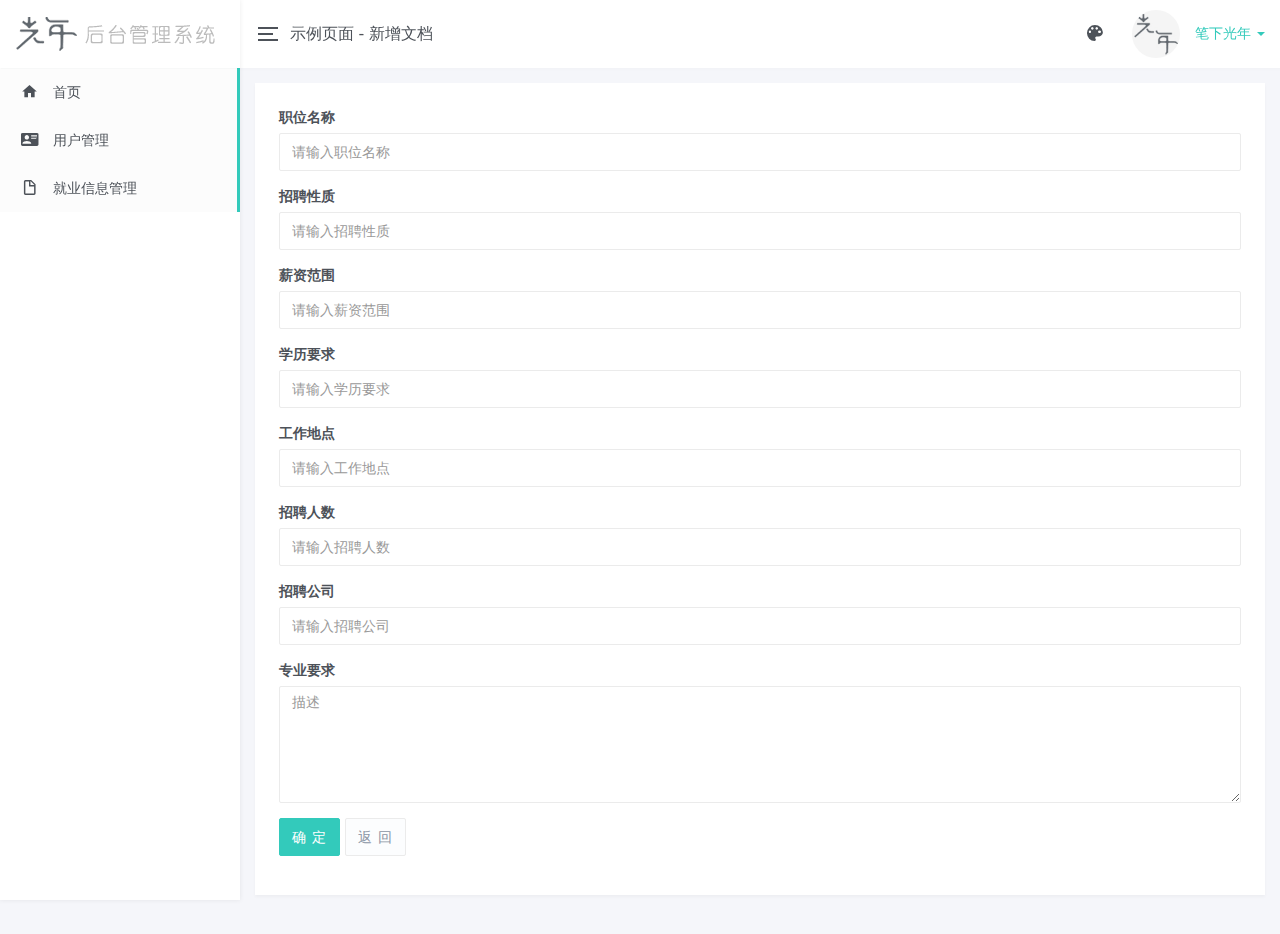
<file: Employment_front/admin/add_employment.html>
<!DOCTYPE html>
<html lang="zh">
<head>
<meta charset="utf-8">
<meta name="viewport" content="width=device-width, initial-scale=1, maximum-scale=1, user-scalable=no" />
<title>新增文档 - 光年(Light Year Admin)后台管理系统模板</title>
<link rel="icon" href="favicon.ico" type="image/ico">
<meta name="keywords" content="LightYear,光年,后台模板,后台管理系统,光年HTML模板">
<meta name="description" content="LightYear是一个基于Bootstrap v3.3.7的后台管理系统的HTML模板。">
<meta name="author" content="yinqi">
<link href="css/bootstrap.min.css" rel="stylesheet">
<link href="css/materialdesignicons.min.css" rel="stylesheet">
<!--标签插件-->
<link rel="stylesheet" href="js/jquery-tags-input/jquery.tagsinput.min.css">
<link href="css/style.min.css" rel="stylesheet">
</head>
  
<body>
<div class="lyear-layout-web">
  <div class="lyear-layout-container">
    <!--左侧导航-->
    <aside class="lyear-layout-sidebar">
       
      <!-- logo -->
      <div id="logo" class="sidebar-header">
        <a href="index.html"><img src="images/logo-sidebar.png" title="LightYear" alt="LightYear" /></a>
      </div>
      <div class="lyear-layout-sidebar-scroll">
        
        <nav class="sidebar-main">
          <ul class="nav nav-drawer">
            <li class="nav-item active"> <a href="index.html"><i class="mdi mdi-home"></i> 首页</a> </li>
            <li class="nav-item active"> <a href="index.html"><i class="mdi mdi-account-card-details"></i> 用户管理</a> </li>
            <li class="nav-item active"> <a href="employment.html"><i class="mdi mdi-file-outline"></i> 就业信息管理</a> </li>
            <!-- <li class="nav-item nav-item-has-subnav">
              <a href="javascript:void(0)"><i class="mdi mdi-palette"></i> UI 元素</a>
              <ul class="nav nav-subnav">
                <li> <a href="lyear_ui_buttons.html">按钮</a> </li>
                <li> <a href="lyear_ui_cards.html">卡片</a> </li>
                <li> <a href="lyear_ui_grid.html">格栅</a> </li>
                <li> <a href="lyear_ui_icons.html">图标</a> </li>
                <li> <a href="lyear_ui_tables.html">表格</a> </li>
                <li> <a href="lyear_ui_modals.html">模态框</a> </li>
                <li> <a href="lyear_ui_tooltips_popover.html">提示 / 弹出框</a> </li>
                <li> <a href="lyear_ui_alerts.html">警告框</a> </li>
                <li> <a href="lyear_ui_pagination.html">分页</a> </li>
                <li> <a href="lyear_ui_progress.html">进度条</a> </li>
                <li> <a href="lyear_ui_tabs.html">标签页</a> </li>
                <li> <a href="lyear_ui_typography.html">排版</a> </li>
                <li> <a href="lyear_ui_step.html">步骤</a> </li>
                <li> <a href="lyear_ui_other.html">其他</a> </li>
              </ul>
            </li>
            <li class="nav-item nav-item-has-subnav">
              <a href="javascript:void(0)"><i class="mdi mdi-format-align-justify"></i> 表单</a>
              <ul class="nav nav-subnav">
                <li> <a href="lyear_forms_elements.html">基本元素</a> </li>
                <li> <a href="lyear_forms_radio.html">单选框</a> </li>
                <li> <a href="lyear_forms_checkbox.html">复选框</a> </li>
                <li> <a href="lyear_forms_switch.html">开关</a> </li>
              </ul>
            </li>
            <li class="nav-item nav-item-has-subnav active open">
              <a href="javascript:void(0)"><i class="mdi mdi-file-outline"></i> 示例页面</a>
              <ul class="nav nav-subnav">
                <li> <a href="lyear_pages_doc.html">文档列表</a> </li>
                <li> <a href="lyear_pages_gallery.html">图库列表</a> </li>
                <li> <a href="lyear_pages_config.html">网站配置</a> </li>
                <li> <a href="lyear_pages_rabc.html">设置权限</a> </li>
                <li class="active"> <a href="lyear_pages_add_doc.html">新增文档</a> </li>
                <li> <a href="lyear_pages_guide.html">表单向导</a> </li>
                <li> <a href="lyear_pages_login.html">登录页面</a> </li>
                <li> <a href="lyear_pages_error.html">错误页面</a> </li>
              </ul>
            </li>
            <li class="nav-item nav-item-has-subnav">
              <a href="javascript:void(0)"><i class="mdi mdi-language-javascript"></i> JS 插件</a>
              <ul class="nav nav-subnav">
                <li> <a href="lyear_js_datepicker.html">日期选取器</a> </li>
                <li> <a href="lyear_js_sliders.html">滑块</a> </li>
                <li> <a href="lyear_js_colorpicker.html">选色器</a> </li>
                <li> <a href="lyear_js_chartjs.html">Chart.js</a> </li>
                <li> <a href="lyear_js_jconfirm.html">对话框</a> </li>
                <li> <a href="lyear_js_tags_input.html">标签插件</a> </li>
                <li> <a href="lyear_js_notify.html">通知消息</a> </li>
              </ul>
            </li> -->
          </ul>
        </nav>
        
        <!-- <div class="sidebar-footer">
          <p class="copyright">Copyright &copy; 2019. All rights reserved. More Templates 更多模板：<a href="http://www.mycodes.net/" target="_blank">模板之家</a></p>
        </div> -->
      </div>
      
    </aside>
    <!--End 左侧导航-->
    
    <!--头部信息-->
    <header class="lyear-layout-header">
      
      <nav class="navbar navbar-default">
        <div class="topbar">
          
          <div class="topbar-left">
            <div class="lyear-aside-toggler">
              <span class="lyear-toggler-bar"></span>
              <span class="lyear-toggler-bar"></span>
              <span class="lyear-toggler-bar"></span>
            </div>
            <span class="navbar-page-title"> 示例页面 - 新增文档 </span>
          </div>
          
          <ul class="topbar-right">
            <li class="dropdown dropdown-profile">
              <a href="javascript:void(0)" data-toggle="dropdown">
                <img class="img-avatar img-avatar-48 m-r-10" src="images/users/avatar.jpg" alt="笔下光年" />
                <span>笔下光年 <span class="caret"></span></span>
              </a>
              <ul class="dropdown-menu dropdown-menu-right">
                <li> <a href="lyear_pages_profile.html"><i class="mdi mdi-account"></i> 个人信息</a> </li>
                <li> <a href="lyear_pages_edit_pwd.html"><i class="mdi mdi-lock-outline"></i> 修改密码</a> </li>
                <li> <a href="javascript:void(0)"><i class="mdi mdi-delete"></i> 清空缓存</a></li>
                <li class="divider"></li>
                <li> <a href="lyear_pages_login.html"><i class="mdi mdi-logout-variant"></i> 退出登录</a> </li>
              </ul>
            </li>
            <!--切换主题配色-->
		    <li class="dropdown dropdown-skin">
			  <span data-toggle="dropdown" class="icon-palette"><i class="mdi mdi-palette"></i></span>
			  <ul class="dropdown-menu dropdown-menu-right" data-stopPropagation="true">
                <li class="drop-title"><p>主题</p></li>
                <li class="drop-skin-li clearfix">
                  <span class="inverse">
                    <input type="radio" name="site_theme" value="default" id="site_theme_1" checked>
                    <label for="site_theme_1"></label>
                  </span>
                  <span>
                    <input type="radio" name="site_theme" value="dark" id="site_theme_2">
                    <label for="site_theme_2"></label>
                  </span>
                  <span>
                    <input type="radio" name="site_theme" value="translucent" id="site_theme_3">
                    <label for="site_theme_3"></label>
                  </span>
                </li>
			    <li class="drop-title"><p>LOGO</p></li>
				<li class="drop-skin-li clearfix">
                  <span class="inverse">
                    <input type="radio" name="logo_bg" value="default" id="logo_bg_1" checked>
                    <label for="logo_bg_1"></label>
                  </span>
                  <span>
                    <input type="radio" name="logo_bg" value="color_2" id="logo_bg_2">
                    <label for="logo_bg_2"></label>
                  </span>
                  <span>
                    <input type="radio" name="logo_bg" value="color_3" id="logo_bg_3">
                    <label for="logo_bg_3"></label>
                  </span>
                  <span>
                    <input type="radio" name="logo_bg" value="color_4" id="logo_bg_4">
                    <label for="logo_bg_4"></label>
                  </span>
                  <span>
                    <input type="radio" name="logo_bg" value="color_5" id="logo_bg_5">
                    <label for="logo_bg_5"></label>
                  </span>
                  <span>
                    <input type="radio" name="logo_bg" value="color_6" id="logo_bg_6">
                    <label for="logo_bg_6"></label>
                  </span>
                  <span>
                    <input type="radio" name="logo_bg" value="color_7" id="logo_bg_7">
                    <label for="logo_bg_7"></label>
                  </span>
                  <span>
                    <input type="radio" name="logo_bg" value="color_8" id="logo_bg_8">
                    <label for="logo_bg_8"></label>
                  </span>
				</li>
				<li class="drop-title"><p>头部</p></li>
				<li class="drop-skin-li clearfix">
                  <span class="inverse">
                    <input type="radio" name="header_bg" value="default" id="header_bg_1" checked>
                    <label for="header_bg_1"></label>                      
                  </span>                                                    
                  <span>                                                     
                    <input type="radio" name="header_bg" value="color_2" id="header_bg_2">
                    <label for="header_bg_2"></label>                      
                  </span>                                                    
                  <span>                                                     
                    <input type="radio" name="header_bg" value="color_3" id="header_bg_3">
                    <label for="header_bg_3"></label>
                  </span>
                  <span>
                    <input type="radio" name="header_bg" value="color_4" id="header_bg_4">
                    <label for="header_bg_4"></label>                      
                  </span>                                                    
                  <span>                                                     
                    <input type="radio" name="header_bg" value="color_5" id="header_bg_5">
                    <label for="header_bg_5"></label>                      
                  </span>                                                    
                  <span>                                                     
                    <input type="radio" name="header_bg" value="color_6" id="header_bg_6">
                    <label for="header_bg_6"></label>                      
                  </span>                                                    
                  <span>                                                     
                    <input type="radio" name="header_bg" value="color_7" id="header_bg_7">
                    <label for="header_bg_7"></label>
                  </span>
                  <span>
                    <input type="radio" name="header_bg" value="color_8" id="header_bg_8">
                    <label for="header_bg_8"></label>
                  </span>
				</li>
				<li class="drop-title"><p>侧边栏</p></li>
				<li class="drop-skin-li clearfix">
                  <span class="inverse">
                    <input type="radio" name="sidebar_bg" value="default" id="sidebar_bg_1" checked>
                    <label for="sidebar_bg_1"></label>
                  </span>
                  <span>
                    <input type="radio" name="sidebar_bg" value="color_2" id="sidebar_bg_2">
                    <label for="sidebar_bg_2"></label>
                  </span>
                  <span>
                    <input type="radio" name="sidebar_bg" value="color_3" id="sidebar_bg_3">
                    <label for="sidebar_bg_3"></label>
                  </span>
                  <span>
                    <input type="radio" name="sidebar_bg" value="color_4" id="sidebar_bg_4">
                    <label for="sidebar_bg_4"></label>
                  </span>
                  <span>
                    <input type="radio" name="sidebar_bg" value="color_5" id="sidebar_bg_5">
                    <label for="sidebar_bg_5"></label>
                  </span>
                  <span>
                    <input type="radio" name="sidebar_bg" value="color_6" id="sidebar_bg_6">
                    <label for="sidebar_bg_6"></label>
                  </span>
                  <span>
                    <input type="radio" name="sidebar_bg" value="color_7" id="sidebar_bg_7">
                    <label for="sidebar_bg_7"></label>
                  </span>
                  <span>
                    <input type="radio" name="sidebar_bg" value="color_8" id="sidebar_bg_8">
                    <label for="sidebar_bg_8"></label>
                  </span>
				</li>
			  </ul>
			</li>
            <!--切换主题配色-->
          </ul>
          
        </div>
      </nav>
      
    </header>
    <!--End 头部信息-->
    
    <!--页面主要内容-->
    <main class="lyear-layout-content">
      
      <div class="container-fluid">
        
        <div class="row">
          <div class="col-lg-12">
            <div class="card">
              <div class="card-body">
                
                <form action="#!" method="post" class="row">
                  <!-- <div class="form-group col-md-12">
                    <label for="type">栏目</label>
                    <div class="form-controls">
                      <select name="type" class="form-control" id="type">
                        <option value="1">小说</option>
                        <option value="2">古籍</option>
                        <option value="3">专辑</option>
                        <option value="4">自传</option>
                      </select>
                    </div>
                  </div> -->
                  <div class="form-group col-md-12">
                    <label for="title">职位名称</label>
                    <input type="text" class="form-control" id="title" name="title" value="" placeholder="请输入职位名称" />
                  </div>
                  <div class="form-group col-md-12">
                    <label for="seo_keywords">招聘性质</label>
                    <input type="text" class="form-control" id="seo_keywords" name="seo_keywords" value="" placeholder="请输入招聘性质" />
                  </div>
                  <div class="form-group col-md-12">
                    <label for="seo_keywords">薪资范围</label>
                    <input type="text" class="form-control" id="seo_keywords" name="seo_keywords" value="" placeholder="请输入薪资范围" />
                  </div>
                  <div class="form-group col-md-12">
                    <label for="sort">学历要求</label>
                    <input type="text" class="form-control" id="sort" name="sort" value="" placeholder="请输入学历要求"/>
                  </div>
                  <div class="form-group col-md-12">
                    <label for="sort">工作地点</label>
                    <input type="text" class="form-control" id="sort" name="sort" value="" placeholder="请输入工作地点"/>
                  </div>
                  <div class="form-group col-md-12">
                    <label for="sort">招聘人数</label>
                    <input type="text" class="form-control" id="sort" name="sort" value="" placeholder="请输入招聘人数"/>
                  </div>
                  <div class="form-group col-md-12">
                    <label for="sort">招聘公司</label>
                    <input type="text" class="form-control" id="sort" name="sort" value="" placeholder="请输入招聘公司"/>
                  </div>
                  <div class="form-group col-md-12">
                    <label for="seo_description">专业要求</label>
                    <textarea class="form-control" id="seo_description" name="seo_description" rows="5" value="" placeholder="描述"></textarea>
                  </div>
                  <!-- <div class="form-group col-md-12">
                    <label>多图上传</label>
                    <div class="form-controls">
                      
                      <ul class="list-inline clearfix lyear-uploads-pic">
                        <li class="col-xs-4 col-sm-3 col-md-2">
                          <figure>
                            <img src="images/gallery/15.jpg" alt="图片一">
                            <figcaption>
                              <a class="btn btn-round btn-square btn-primary" href="#!"><i class="mdi mdi-eye"></i></a>
                              <a class="btn btn-round btn-square btn-danger" href="#!"><i class="mdi mdi-delete"></i></a>
                            </figcaption>
                          </figure>
                        </li>
                        <li class="col-xs-4 col-sm-3 col-md-2">
                          <figure>
                            <img src="images/gallery/16.jpg" alt="图片二">
                            <figcaption>
                              <a class="btn btn-round btn-square btn-primary" href="#!"><i class="mdi mdi-eye"></i></a>
                              <a class="btn btn-round btn-square btn-danger" href="#!"><i class="mdi mdi-delete"></i></a>
                            </figcaption>
                          </figure>
                        </li>
                        <li class="col-xs-4 col-sm-3 col-md-2">
                          <figure>
                            <img src="images/gallery/17.jpg" alt="图片三">
                            <figcaption>
                              <a class="btn btn-round btn-square btn-primary" href="#!"><i class="mdi mdi-eye"></i></a>
                              <a class="btn btn-round btn-square btn-danger" href="#!"><i class="mdi mdi-delete"></i></a>
                            </figcaption>
                          </figure>
                        </li>
                        <li class="col-xs-4 col-sm-3 col-md-2">
                          <a class="pic-add" id="add-pic-btn" href="#!" title="点击上传"></a>
                        </li>
                      </ul>
                    </div>
                  </div> -->
                  <!-- <div class="form-group col-md-12">
                    <label for="content">内容</label>
                    <p>HTML编辑器这里就不做演示了</p>
                  </div> -->

                  <!-- <div class="form-group col-md-12">
                    <label for="status">状态</label>
                    <div class="clearfix">
                      <label class="lyear-radio radio-inline radio-primary">
                        <input type="radio" name="status" value="0"><span>禁用</span>
                      </label>
                      <label class="lyear-radio radio-inline radio-primary">
                        <input type="radio" name="status" value="1" checked><span>启用</span>
                      </label>
                    </div>
                  </div> -->
                  <div class="form-group col-md-12">
                    <button type="submit" class="btn btn-primary ajax-post" target-form="add-form">确 定</button>
                    <button type="button" class="btn btn-default" onclick="javascript:history.back(-1);">返 回</button>
                  </div>
                </form>
       
              </div>
            </div>
          </div>
          
        </div>
        
      </div>
      
    </main>
    <!--End 页面主要内容-->
  </div>
</div>

<script type="text/javascript" src="js/jquery.min.js"></script>
<script type="text/javascript" src="js/bootstrap.min.js"></script>
<script type="text/javascript" src="js/perfect-scrollbar.min.js"></script>
<!--标签插件-->
<script src="js/jquery-tags-input/jquery.tagsinput.min.js"></script>
<script type="text/javascript" src="js/main.min.js"></script>
</body>
</html>
</file>
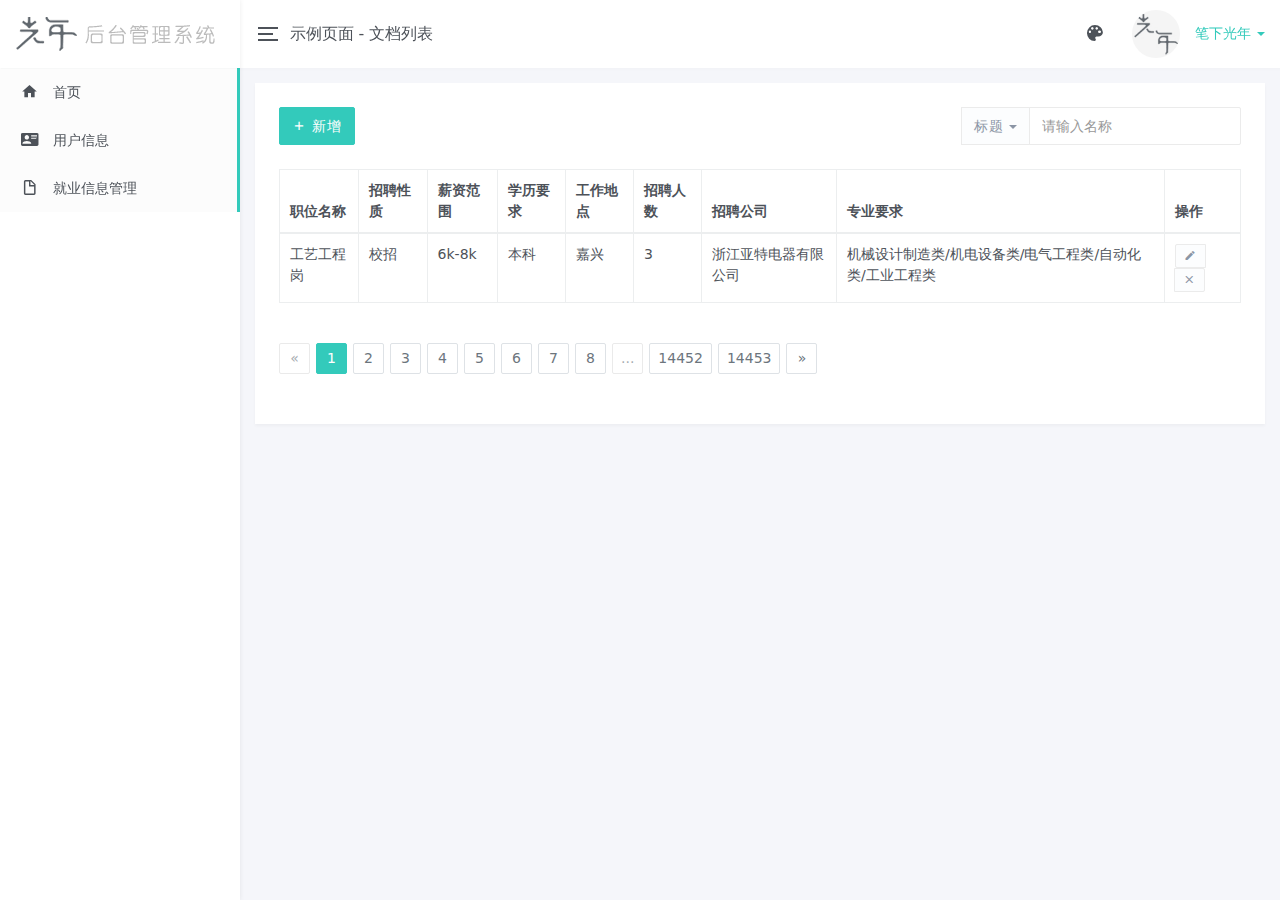
<file: Employment_front/admin/employment.html>
<!DOCTYPE html>
<html lang="zh">
<head>
<meta charset="utf-8">
<meta name="viewport" content="width=device-width, initial-scale=1, maximum-scale=1, user-scalable=no" />
<title>文档列表 - 光年(Light Year Admin)后台管理系统模板</title>
<link rel="icon" href="favicon.ico" type="image/ico">
<meta name="keywords" content="LightYear,光年,后台模板,后台管理系统,光年HTML模板">
<meta name="description" content="LightYear是一个基于Bootstrap v3.3.7的后台管理系统的HTML模板。">
<meta name="author" content="yinqi">
<link href="css/bootstrap.min.css" rel="stylesheet">
<link href="css/materialdesignicons.min.css" rel="stylesheet">
<link href="css/style.min.css" rel="stylesheet">
</head>
  
<body>
<div class="lyear-layout-web">
  <div class="lyear-layout-container">
    <!--左侧导航-->
    <aside class="lyear-layout-sidebar">
       
      <!-- logo -->
      <div id="logo" class="sidebar-header">
        <a href="index.html"><img src="images/logo-sidebar.png" title="LightYear" alt="LightYear" /></a>
      </div>
      <div class="lyear-layout-sidebar-scroll">
        
        <nav class="sidebar-main">
          <ul class="nav nav-drawer">
            <li class="nav-item active"> <a href="index.html"><i class="mdi mdi-home"></i> 首页</a> </li>
            <li class="nav-item active"> <a href="userinfo.html"><i class="mdi mdi-account-card-details"></i> 用户信息</a> </li>
            <li class="nav-item active"> <a href="employment.html"><i class="mdi mdi-file-outline"></i> 就业信息管理</a> </li>
            <!-- <li class="nav-item nav-item-has-subnav">
              <a href="javascript:void(0)"><i class="mdi mdi-palette"></i> UI 元素</a>
              <ul class="nav nav-subnav">
                <li> <a href="lyear_ui_buttons.html">按钮</a> </li>
                <li> <a href="lyear_ui_cards.html">卡片</a> </li>
                <li> <a href="lyear_ui_grid.html">格栅</a> </li>
                <li> <a href="lyear_ui_icons.html">图标</a> </li>
                <li> <a href="lyear_ui_tables.html">表格</a> </li>
                <li> <a href="lyear_ui_modals.html">模态框</a> </li>
                <li> <a href="lyear_ui_tooltips_popover.html">提示 / 弹出框</a> </li>
                <li> <a href="lyear_ui_alerts.html">警告框</a> </li>
                <li> <a href="lyear_ui_pagination.html">分页</a> </li>
                <li> <a href="lyear_ui_progress.html">进度条</a> </li>
                <li> <a href="lyear_ui_tabs.html">标签页</a> </li>
                <li> <a href="lyear_ui_typography.html">排版</a> </li>
                <li> <a href="lyear_ui_step.html">步骤</a> </li>
                <li> <a href="lyear_ui_other.html">其他</a> </li>
              </ul>
            </li>
            <li class="nav-item nav-item-has-subnav">
              <a href="javascript:void(0)"><i class="mdi mdi-format-align-justify"></i> 表单</a>
              <ul class="nav nav-subnav">
                <li> <a href="lyear_forms_elements.html">基本元素</a> </li>
                <li> <a href="lyear_forms_radio.html">单选框</a> </li>
                <li> <a href="lyear_forms_checkbox.html">复选框</a> </li>
                <li> <a href="lyear_forms_switch.html">开关</a> </li>
              </ul>
            </li>
            <li class="nav-item nav-item-has-subnav active open">
              <a href="javascript:void(0)"><i class="mdi mdi-file-outline"></i> 示例页面</a>
              <ul class="nav nav-subnav">
                <li class="active"> <a href="lyear_pages_doc.html">文档列表</a> </li>
                <li> <a href="lyear_pages_gallery.html">图库列表</a> </li>
                <li> <a href="lyear_pages_config.html">网站配置</a> </li>
                <li> <a href="lyear_pages_rabc.html">设置权限</a> </li>
                <li> <a href="lyear_pages_add_doc.html">新增文档</a> </li>
                <li> <a href="lyear_pages_guide.html">表单向导</a> </li>
                <li> <a href="lyear_pages_login.html">登录页面</a> </li>
                <li> <a href="lyear_pages_error.html">错误页面</a> </li>
              </ul>
            </li> -->
            <!-- <li class="nav-item nav-item-has-subnav">
              <a href="javascript:void(0)"><i class="mdi mdi-language-javascript"></i> JS 插件</a>
              <ul class="nav nav-subnav">
                <li> <a href="lyear_js_datepicker.html">日期选取器</a> </li>
                <li> <a href="lyear_js_sliders.html">滑块</a> </li>
                <li> <a href="lyear_js_colorpicker.html">选色器</a> </li>
                <li> <a href="lyear_js_chartjs.html">Chart.js</a> </li>
                <li> <a href="lyear_js_jconfirm.html">对话框</a> </li>
                <li> <a href="lyear_js_tags_input.html">标签插件</a> </li>
                <li> <a href="lyear_js_notify.html">通知消息</a> </li>
              </ul>
            </li> -->
          </ul>
        </nav>
        
        <!-- <div class="sidebar-footer">
          <p class="copyright">Copyright &copy; 2019. All rights reserved. More Templates 更多模板：<a href="http://www.mycodes.net/" target="_blank">模板之家</a></p>
        </div> -->
      </div>
      
    </aside>
    <!--End 左侧导航-->
    
    <!--头部信息-->
    <header class="lyear-layout-header">
      
      <nav class="navbar navbar-default">
        <div class="topbar">
          
          <div class="topbar-left">
            <div class="lyear-aside-toggler">
              <span class="lyear-toggler-bar"></span>
              <span class="lyear-toggler-bar"></span>
              <span class="lyear-toggler-bar"></span>
            </div>
            <span class="navbar-page-title"> 示例页面 - 文档列表 </span>
          </div>
          
          <ul class="topbar-right">
            <li class="dropdown dropdown-profile">
              <a href="javascript:void(0)" data-toggle="dropdown">
                <img class="img-avatar img-avatar-48 m-r-10" src="images/users/avatar.jpg" alt="笔下光年" />
                <span>笔下光年 <span class="caret"></span></span>
              </a>
              <ul class="dropdown-menu dropdown-menu-right">
                <li> <a href="lyear_pages_profile.html"><i class="mdi mdi-account"></i> 个人信息</a> </li>
                <li> <a href="lyear_pages_edit_pwd.html"><i class="mdi mdi-lock-outline"></i> 修改密码</a> </li>
                <li> <a href="javascript:void(0)"><i class="mdi mdi-delete"></i> 清空缓存</a></li>
                <li class="divider"></li>
                <li> <a href="lyear_pages_login.html"><i class="mdi mdi-logout-variant"></i> 退出登录</a> </li>
              </ul>
            </li>
            <!--切换主题配色-->
		    <li class="dropdown dropdown-skin">
			  <span data-toggle="dropdown" class="icon-palette"><i class="mdi mdi-palette"></i></span>
			  <ul class="dropdown-menu dropdown-menu-right" data-stopPropagation="true">
                <li class="drop-title"><p>主题</p></li>
                <li class="drop-skin-li clearfix">
                  <span class="inverse">
                    <input type="radio" name="site_theme" value="default" id="site_theme_1" checked>
                    <label for="site_theme_1"></label>
                  </span>
                  <span>
                    <input type="radio" name="site_theme" value="dark" id="site_theme_2">
                    <label for="site_theme_2"></label>
                  </span>
                  <span>
                    <input type="radio" name="site_theme" value="translucent" id="site_theme_3">
                    <label for="site_theme_3"></label>
                  </span>
                </li>
			    <li class="drop-title"><p>LOGO</p></li>
				<li class="drop-skin-li clearfix">
                  <span class="inverse">
                    <input type="radio" name="logo_bg" value="default" id="logo_bg_1" checked>
                    <label for="logo_bg_1"></label>
                  </span>
                  <span>
                    <input type="radio" name="logo_bg" value="color_2" id="logo_bg_2">
                    <label for="logo_bg_2"></label>
                  </span>
                  <span>
                    <input type="radio" name="logo_bg" value="color_3" id="logo_bg_3">
                    <label for="logo_bg_3"></label>
                  </span>
                  <span>
                    <input type="radio" name="logo_bg" value="color_4" id="logo_bg_4">
                    <label for="logo_bg_4"></label>
                  </span>
                  <span>
                    <input type="radio" name="logo_bg" value="color_5" id="logo_bg_5">
                    <label for="logo_bg_5"></label>
                  </span>
                  <span>
                    <input type="radio" name="logo_bg" value="color_6" id="logo_bg_6">
                    <label for="logo_bg_6"></label>
                  </span>
                  <span>
                    <input type="radio" name="logo_bg" value="color_7" id="logo_bg_7">
                    <label for="logo_bg_7"></label>
                  </span>
                  <span>
                    <input type="radio" name="logo_bg" value="color_8" id="logo_bg_8">
                    <label for="logo_bg_8"></label>
                  </span>
				</li>
				<li class="drop-title"><p>头部</p></li>
				<li class="drop-skin-li clearfix">
                  <span class="inverse">
                    <input type="radio" name="header_bg" value="default" id="header_bg_1" checked>
                    <label for="header_bg_1"></label>                      
                  </span>                                                    
                  <span>                                                     
                    <input type="radio" name="header_bg" value="color_2" id="header_bg_2">
                    <label for="header_bg_2"></label>                      
                  </span>                                                    
                  <span>                                                     
                    <input type="radio" name="header_bg" value="color_3" id="header_bg_3">
                    <label for="header_bg_3"></label>
                  </span>
                  <span>
                    <input type="radio" name="header_bg" value="color_4" id="header_bg_4">
                    <label for="header_bg_4"></label>                      
                  </span>                                                    
                  <span>                                                     
                    <input type="radio" name="header_bg" value="color_5" id="header_bg_5">
                    <label for="header_bg_5"></label>                      
                  </span>                                                    
                  <span>                                                     
                    <input type="radio" name="header_bg" value="color_6" id="header_bg_6">
                    <label for="header_bg_6"></label>                      
                  </span>                                                    
                  <span>                                                     
                    <input type="radio" name="header_bg" value="color_7" id="header_bg_7">
                    <label for="header_bg_7"></label>
                  </span>
                  <span>
                    <input type="radio" name="header_bg" value="color_8" id="header_bg_8">
                    <label for="header_bg_8"></label>
                  </span>
				</li>
				<li class="drop-title"><p>侧边栏</p></li>
				<li class="drop-skin-li clearfix">
                  <span class="inverse">
                    <input type="radio" name="sidebar_bg" value="default" id="sidebar_bg_1" checked>
                    <label for="sidebar_bg_1"></label>
                  </span>
                  <span>
                    <input type="radio" name="sidebar_bg" value="color_2" id="sidebar_bg_2">
                    <label for="sidebar_bg_2"></label>
                  </span>
                  <span>
                    <input type="radio" name="sidebar_bg" value="color_3" id="sidebar_bg_3">
                    <label for="sidebar_bg_3"></label>
                  </span>
                  <span>
                    <input type="radio" name="sidebar_bg" value="color_4" id="sidebar_bg_4">
                    <label for="sidebar_bg_4"></label>
                  </span>
                  <span>
                    <input type="radio" name="sidebar_bg" value="color_5" id="sidebar_bg_5">
                    <label for="sidebar_bg_5"></label>
                  </span>
                  <span>
                    <input type="radio" name="sidebar_bg" value="color_6" id="sidebar_bg_6">
                    <label for="sidebar_bg_6"></label>
                  </span>
                  <span>
                    <input type="radio" name="sidebar_bg" value="color_7" id="sidebar_bg_7">
                    <label for="sidebar_bg_7"></label>
                  </span>
                  <span>
                    <input type="radio" name="sidebar_bg" value="color_8" id="sidebar_bg_8">
                    <label for="sidebar_bg_8"></label>
                  </span>
				</li>
			  </ul>
			</li>
            <!--切换主题配色-->
          </ul>
          
        </div>
      </nav>
      
    </header>
    <!--End 头部信息-->
    
    <!--页面主要内容-->
    <main class="lyear-layout-content">
      
      <div class="container-fluid">
        
        <div class="row">
          <div class="col-lg-12">
            <div class="card">
              <div class="card-toolbar clearfix">
                <form class="pull-right search-bar" method="get" action="#!" role="form">
                  <div class="input-group">
                    <div class="input-group-btn">
                      <input type="hidden" name="search_field" id="search-field" value="title">
                      <button class="btn btn-default dropdown-toggle" id="search-btn" data-toggle="dropdown" type="button" aria-haspopup="true" aria-expanded="false">
                      标题 <span class="caret"></span>
                      </button>
                      <!-- <ul class="dropdown-menu">
                        <li> <a tabindex="-1" href="javascript:void(0)" data-field="title">标题</a> </li>
                        <li> <a tabindex="-1" href="javascript:void(0)" data-field="cat_name">栏目</a> </li>
                      </ul> -->
                    </div>
                    <input type="text" class="form-control" value="" name="keyword" placeholder="请输入名称">
                  </div>
                </form>
                <div class="toolbar-btn-action">
                  <a class="btn btn-primary m-r-5" href="add_employment.html"><i class="mdi mdi-plus"></i> 新增</a>
                  <!-- <a class="btn btn-success m-r-5" href="#!"><i class="mdi mdi-check"></i> 启用</a>
                  <a class="btn btn-warning m-r-5" href="#!"><i class="mdi mdi-block-helper"></i> 禁用</a>
                  <a class="btn btn-danger" href="#!"><i class="mdi mdi-window-close"></i> 删除</a> -->
                </div>
              </div>
              <div class="card-body">
                
                <div class="table-responsive">
                  <table class="table table-bordered">
                    <thead>
                      <tr>
                        <!-- <th>
                          <label class="lyear-checkbox checkbox-primary">
                            <input type="checkbox" id="check-all"><span></span>
                          </label>
                        </th> -->
                        <!-- <th>编号</th> -->
                        <th>职位名称</th>
                        <th>招聘性质</th>
                        <th>薪资范围</th>
                        <th>学历要求</th>
                        <th>工作地点</th>
                        <th>招聘人数</th>
                        <th>招聘公司</th>
                        <th>专业要求</th>
                        <th>操作</th>
                      </tr>
                    </thead>
                    <tbody>
                      <tr>
                        <!-- <td>
                          <label class="lyear-checkbox checkbox-primary">
                            <input type="checkbox" name="ids[]" value="1"><span></span>
                          </label>
                        </td> -->
                        <!-- <td>1</td> -->
                        <td>工艺工程岗</td>
                        <td>校招</td>
                        <td>6k-8k</td>
                        <td>本科</td>
                        <td>嘉兴</td>
                        <td>3</td>
                        <td>浙江亚特电器有限公司</td>
                        <td>机械设计制造类/机电设备类/电气工程类/自动化类/工业工程类</td>
                        <!-- <td><font class="text-success">正常</font></td> -->
                        <td>
                          <div class="btn-group">
                            <a class="btn btn-xs btn-default" href="change_employment.html" title="编辑" data-toggle="tooltip"><i class="mdi mdi-pencil"></i></a>
                            <a class="btn btn-xs btn-default" href="#!" title="删除" data-toggle="tooltip"><i class="mdi mdi-window-close"></i></a>
                          </div>
                        </td>
                      </tr>
                      <!-- <tr>
                        <td>
                          <label class="lyear-checkbox checkbox-primary">
                            <input type="checkbox" name="ids[]" value="2"><span></span>
                          </label>
                        </td>
                        <td>2</td>
                        <td>第01章 古道腾驹惊白发，危峦快剑识青翎</td>
                        <td>《书剑恩仇录》</td>
                        <td>金庸</td>
                        <td>44</td>
                        <td><font class="text-success">正常</font></td>
                        <td>
                          <div class="btn-group">
                            <a class="btn btn-xs btn-default" href="#!" title="编辑" data-toggle="tooltip"><i class="mdi mdi-pencil"></i></a>
                            <a class="btn btn-xs btn-default" href="#!" title="删除" data-toggle="tooltip"><i class="mdi mdi-window-close"></i></a>
                          </div>
                        </td>
                      </tr>
                      <tr>
                        <td>
                          <label class="lyear-checkbox checkbox-primary">
                            <input type="checkbox" name="ids[]" value="3"><span></span>
                          </label>
                        </td>
                        <td>3</td>
                        <td>一个戴水獭皮帽子的朋友</td>
                        <td>《湘行散记》</td>
                        <td>沈从文</td>
                        <td>39</td>
                        <td><font class="text-success">正常</font></td>
                        <td>
                          <div class="btn-group">
                            <a class="btn btn-xs btn-default" href="#!" title="编辑" data-toggle="tooltip"><i class="mdi mdi-pencil"></i></a>
                            <a class="btn btn-xs btn-default" href="#!" title="删除" data-toggle="tooltip"><i class="mdi mdi-window-close"></i></a>
                          </div>
                        </td>
                      </tr>
                      <tr>
                        <td>
                          <label class="lyear-checkbox checkbox-primary">
                            <input type="checkbox" name="ids[]" value="4"><span></span>
                          </label>
                        </td>
                        <td>4</td>
                        <td>你是要灼灼容颜，还是要宜其室家</td>
                        <td>《诗三百：思无邪》</td>
                        <td>安意如</td>
                        <td>36</td>
                        <td><font class="text-success">正常</font></td>
                        <td>
                          <div class="btn-group">
                            <a class="btn btn-xs btn-default" href="#!" title="编辑" data-toggle="tooltip"><i class="mdi mdi-pencil"></i></a>
                            <a class="btn btn-xs btn-default" href="#!" title="删除" data-toggle="tooltip"><i class="mdi mdi-window-close"></i></a>
                          </div>
                        </td>
                      </tr>
                      <tr>
                        <td>
                          <label class="lyear-checkbox checkbox-primary">
                            <input type="checkbox" name="ids[]" value="5"><span></span>
                          </label>
                        </td>
                        <td>5</td>
                        <td>海上的消息</td>
                        <td>《打开心内的窗》</td>
                        <td>林清玄</td>
                        <td>32</td>
                        <td><font class="text-success">正常</font></td>
                        <td>
                          <div class="btn-group">
                            <a class="btn btn-xs btn-default" href="#!" title="编辑" data-toggle="tooltip"><i class="mdi mdi-pencil"></i></a>
                            <a class="btn btn-xs btn-default" href="#!" title="删除" data-toggle="tooltip"><i class="mdi mdi-window-close"></i></a>
                          </div>
                        </td>
                      </tr>
                      <tr>
                        <td>
                          <label class="lyear-checkbox checkbox-primary">
                            <input type="checkbox" name="ids[]" value="6"><span></span>
                          </label>
                        </td>
                        <td>6</td>
                        <td>楔子 一阕词来 南国清秋魂梦绕 十年人散 绣房红烛剑光寒</td>
                        <td>《七剑下天山》</td>
                        <td>梁羽生</td>
                        <td>42</td>
                        <td><font class="text-success">正常</font></td>
                        <td>
                          <div class="btn-group">
                            <a class="btn btn-xs btn-default" href="#!" title="编辑" data-toggle="tooltip"><i class="mdi mdi-pencil"></i></a>
                            <a class="btn btn-xs btn-default" href="#!" title="删除" data-toggle="tooltip"><i class="mdi mdi-window-close"></i></a>
                          </div>
                        </td>
                      </tr>
                      <tr>
                        <td>
                          <label class="lyear-checkbox checkbox-primary">
                            <input type="checkbox" name="ids[]" value="7"><span></span>
                          </label>
                        </td>
                        <td>7</td>
                        <td>祝福</td>
                        <td>《彷徨》</td>
                        <td>鲁迅</td>
                        <td>40</td>
                        <td><font class="text-success">正常</font></td>
                        <td>
                          <div class="btn-group">
                            <a class="btn btn-xs btn-default" href="#!" title="编辑" data-toggle="tooltip"><i class="mdi mdi-pencil"></i></a>
                            <a class="btn btn-xs btn-default" href="#!" title="删除" data-toggle="tooltip"><i class="mdi mdi-window-close"></i></a>
                          </div>
                        </td>
                      </tr>
                      <tr>
                        <td>
                          <label class="lyear-checkbox checkbox-primary">
                            <input type="checkbox" name="ids[]" value="8"><span></span>
                          </label>
                        </td>
                        <td>8</td>
                        <td>一个女长年的故事</td>
                        <td>《莫泊桑短篇小说集》</td>
                        <td>莫泊桑</td>
                        <td>36</td>
                        <td><font class="text-success">正常</font></td>
                        <td>
                          <div class="btn-group">
                            <a class="btn btn-xs btn-default" href="#!" title="编辑" data-toggle="tooltip"><i class="mdi mdi-pencil"></i></a>
                            <a class="btn btn-xs btn-default" href="#!" title="删除" data-toggle="tooltip"><i class="mdi mdi-window-close"></i></a>
                          </div>
                        </td>
                      </tr>
                      <tr>
                        <td>
                          <label class="lyear-checkbox checkbox-primary">
                            <input type="checkbox" name="ids[]" value="9"><span></span>
                          </label>
                        </td>
                        <td>9</td>
                        <td>第一回 赈民饥包公奉旨　图谋害庞相施计</td>
                        <td>《五虎征西》</td>
                        <td>李雨堂</td>
                        <td>35</td>
                        <td><font class="text-success">正常</font></td>
                        <td>
                          <div class="btn-group">
                            <a class="btn btn-xs btn-default" href="#!" title="编辑" data-toggle="tooltip"><i class="mdi mdi-pencil"></i></a>
                            <a class="btn btn-xs btn-default" href="#!" title="删除" data-toggle="tooltip"><i class="mdi mdi-window-close"></i></a>
                          </div>
                        </td>
                      </tr>
                      <tr>
                        <td>
                          <label class="lyear-checkbox checkbox-primary">
                            <input type="checkbox" name="ids[]" value="10"><span></span>
                          </label>
                        </td>
                        <td>10</td>
                        <td>第一回 于按察山东赴任　邹其仁赴路登程</td>
                        <td>《于公案》</td>
                        <td>佚名</td>
                        <td>37</td>
                        <td><font class="text-success">正常</font></td>
                        <td>
                          <div class="btn-group">
                            <a class="btn btn-xs btn-default" href="#!" title="编辑" data-toggle="tooltip"><i class="mdi mdi-pencil"></i></a>
                            <a class="btn btn-xs btn-default" href="#!" title="删除" data-toggle="tooltip"><i class="mdi mdi-window-close"></i></a>
                          </div>
                        </td>
                      </tr> -->
                    </tbody>
                  </table>
                </div>
                <ul class="pagination">
                  <li class="disabled"><span>«</span></li>
                  <li class="active"><span>1</span></li>
                  <li><a href="#1">2</a></li>
                  <li><a href="#1">3</a></li>
                  <li><a href="#1">4</a></li>
                  <li><a href="#1">5</a></li>
                  <li><a href="#1">6</a></li>
                  <li><a href="#1">7</a></li>
                  <li><a href="#1">8</a></li>
                  <li class="disabled"><span>...</span></li>
                  <li><a href="#!">14452</a></li>
                  <li><a href="#!">14453</a></li>
                  <li><a href="#!">»</a></li>
                </ul>
       
              </div>
            </div>
          </div>
          
        </div>
        
      </div>
      
    </main>
    <!--End 页面主要内容-->
  </div>
</div>

<script type="text/javascript" src="js/jquery.min.js"></script>
<script type="text/javascript" src="js/bootstrap.min.js"></script>
<script type="text/javascript" src="js/perfect-scrollbar.min.js"></script>
<script type="text/javascript" src="js/main.min.js"></script>
<script type="text/javascript">
$(function(){
    $('.search-bar .dropdown-menu a').click(function() {
        var field = $(this).data('field') || '';
        $('#search-field').val(field);
        $('#search-btn').html($(this).text() + ' <span class="caret"></span>');
    });
});
</script>
</body>
</html>
</file>
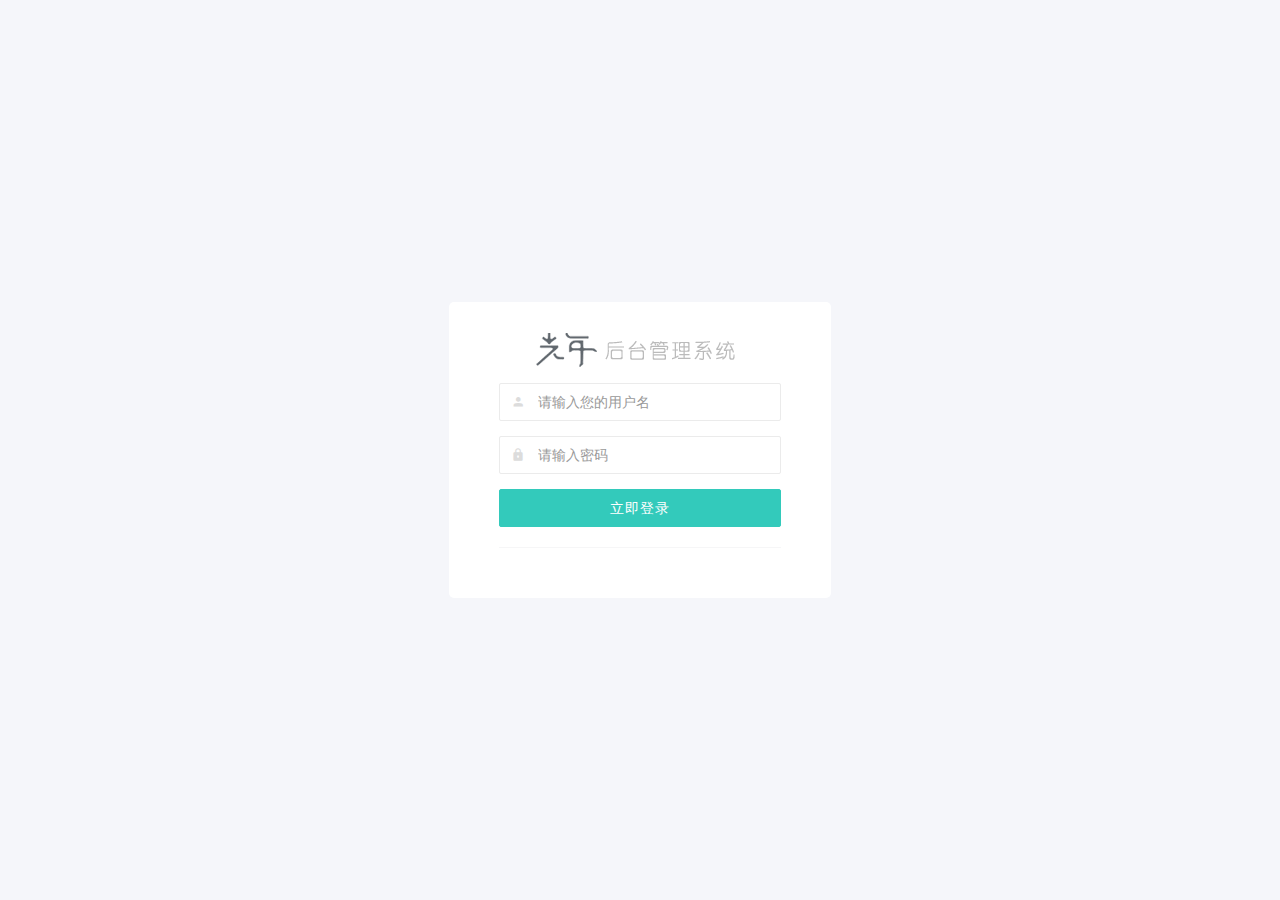
<file: Employment_front/admin/login.html>
<!DOCTYPE html>
<html lang="zh">
<head>
<meta charset="utf-8">
<meta name="viewport" content="width=device-width, initial-scale=1, maximum-scale=1, user-scalable=no" />
<title>登录页面 - 光年(Light Year Admin)后台管理系统模板</title>
<link rel="icon" href="favicon.ico" type="image/ico">
<meta name="keywords" content="LightYear,光年,后台模板,后台管理系统,光年HTML模板">
<meta name="description" content="LightYear是一个基于Bootstrap v3.3.7的后台管理系统的HTML模板。">
<meta name="author" content="yinqi">
<link href="css/bootstrap.min.css" rel="stylesheet">
<link href="css/materialdesignicons.min.css" rel="stylesheet">
<link href="css/style.min.css" rel="stylesheet">
<style>
.lyear-wrapper {
    position: relative;
}
.lyear-login {
    display: flex !important;
    min-height: 100vh;
    align-items: center !important;
    justify-content: center !important;
}
.login-center {
    background: #fff;
    min-width: 38.25rem;
    padding: 2.14286em 3.57143em;
    border-radius: 5px;
    margin: 2.85714em 0;
}
.login-header {
    margin-bottom: 1.5rem !important;
}
.login-center .has-feedback.feedback-left .form-control {
    padding-left: 38px;
    padding-right: 12px;
}
.login-center .has-feedback.feedback-left .form-control-feedback {
    left: 0;
    right: auto;
    width: 38px;
    height: 38px;
    line-height: 38px;
    z-index: 4;
    color: #dcdcdc;
}
.login-center .has-feedback.feedback-left.row .form-control-feedback {
    left: 15px;
}
</style>
</head>
  
<body>
<div class="row lyear-wrapper">
  <div class="lyear-login">
    <div class="login-center">
      <div class="login-header text-center">
        <a href="index.html"> <img alt="light year admin" src="images/logo-sidebar.png"> </a>
      </div>
      <form action="#!" method="post">
        <div class="form-group has-feedback feedback-left">
          <input type="text" placeholder="请输入您的用户名" class="form-control" name="username" id="username" />
          <span class="mdi mdi-account form-control-feedback" aria-hidden="true"></span>
        </div>
        <div class="form-group has-feedback feedback-left">
          <input type="password" placeholder="请输入密码" class="form-control" id="password" name="password" />
          <span class="mdi mdi-lock form-control-feedback" aria-hidden="true"></span>
        </div>
        <!-- <div class="form-group has-feedback feedback-left row">
          <div class="col-xs-7">
            <input type="text" name="captcha" class="form-control" placeholder="验证码">
            <span class="mdi mdi-check-all form-control-feedback" aria-hidden="true"></span>
          </div>
          <div class="col-xs-5">
            <img src="images/captcha.png" class="pull-right" id="captcha" style="cursor: pointer;" onclick="this.src=this.src+'?d='+Math.random();" title="点击刷新" alt="captcha">
          </div>
        </div> -->
        <div class="form-group">
          <button class="btn btn-block btn-primary" type="button" onclick="location.href='index.html'">立即登录</button>
        </div>
      </form>
      <hr>
      <!-- <footer class="col-sm-12 text-center">
        <p class="m-b-0">Copyright © 2019 <a href="http://lyear.itshubao.com">IT书包</a>. All right reserved</p>
      </footer> -->
    </div>
  </div>
</div>
<script type="text/javascript" src="js/jquery.min.js"></script>
<script type="text/javascript" src="js/bootstrap.min.js"></script>
<script type="text/javascript">;</script>
</body>
</html>
</file>
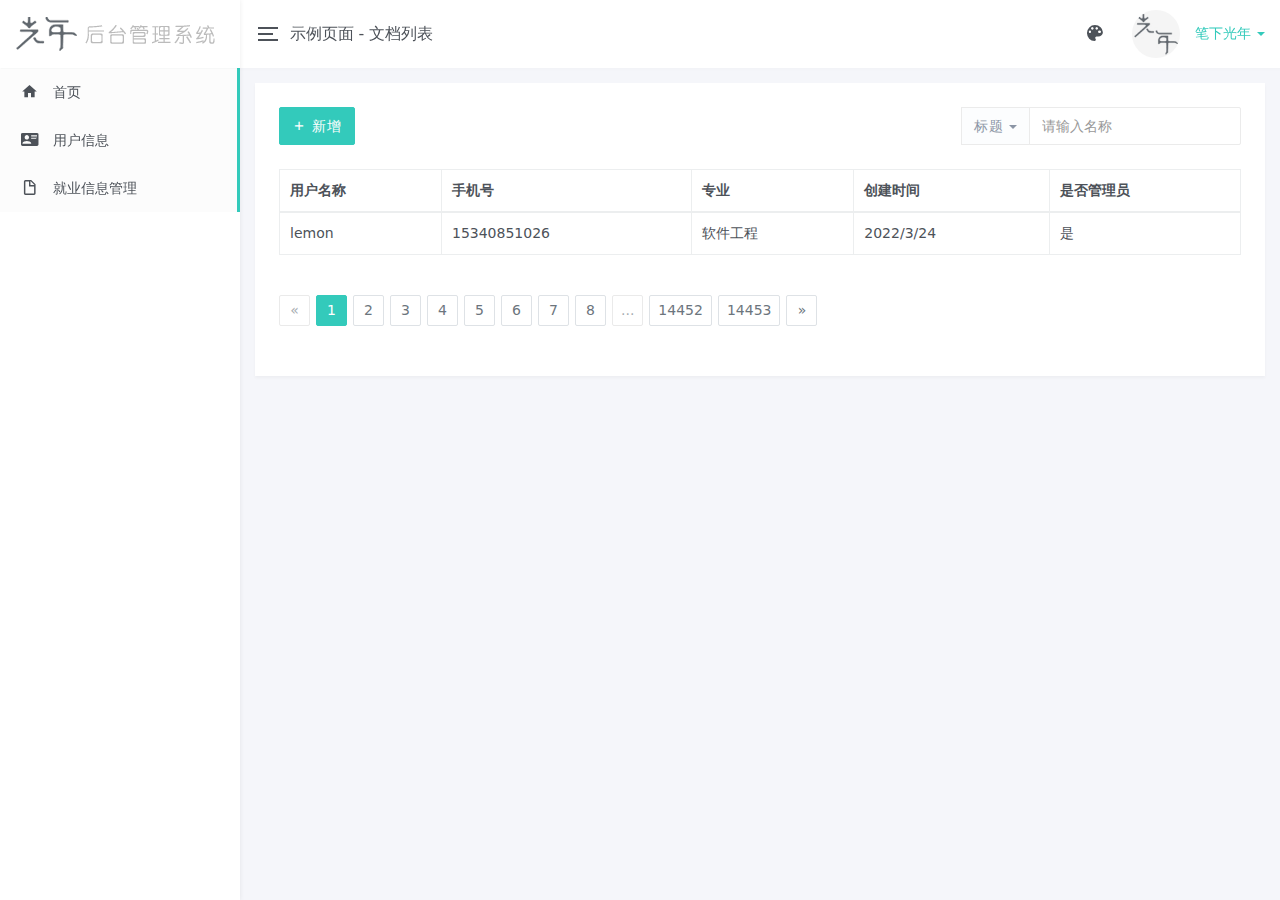
<file: Employment_front/admin/userinfo.html>
<!DOCTYPE html>
<html lang="zh">
<head>
<meta charset="utf-8">
<meta name="viewport" content="width=device-width, initial-scale=1, maximum-scale=1, user-scalable=no" />
<title>文档列表 - 光年(Light Year Admin)后台管理系统模板</title>
<link rel="icon" href="favicon.ico" type="image/ico">
<meta name="keywords" content="LightYear,光年,后台模板,后台管理系统,光年HTML模板">
<meta name="description" content="LightYear是一个基于Bootstrap v3.3.7的后台管理系统的HTML模板。">
<meta name="author" content="yinqi">
<link href="css/bootstrap.min.css" rel="stylesheet">
<link href="css/materialdesignicons.min.css" rel="stylesheet">
<link href="css/style.min.css" rel="stylesheet">
</head>
  
<body>
<div class="lyear-layout-web">
  <div class="lyear-layout-container">
    <!--左侧导航-->
    <aside class="lyear-layout-sidebar">
       
      <!-- logo -->
      <div id="logo" class="sidebar-header">
        <a href="index.html"><img src="images/logo-sidebar.png" title="LightYear" alt="LightYear" /></a>
      </div>
      <div class="lyear-layout-sidebar-scroll">
        
        <nav class="sidebar-main">
          <ul class="nav nav-drawer">
            <li class="nav-item active"> <a href="index.html"><i class="mdi mdi-home"></i> 首页</a> </li>
            <li class="nav-item active"> <a href="userinfo.html"><i class="mdi mdi-account-card-details"></i> 用户信息</a> </li>
            <li class="nav-item active"> <a href="employment.html"><i class="mdi mdi-file-outline"></i> 就业信息管理</a> </li>
            <!-- <li class="nav-item nav-item-has-subnav">
              <a href="javascript:void(0)"><i class="mdi mdi-palette"></i> UI 元素</a>
              <ul class="nav nav-subnav">
                <li> <a href="lyear_ui_buttons.html">按钮</a> </li>
                <li> <a href="lyear_ui_cards.html">卡片</a> </li>
                <li> <a href="lyear_ui_grid.html">格栅</a> </li>
                <li> <a href="lyear_ui_icons.html">图标</a> </li>
                <li> <a href="lyear_ui_tables.html">表格</a> </li>
                <li> <a href="lyear_ui_modals.html">模态框</a> </li>
                <li> <a href="lyear_ui_tooltips_popover.html">提示 / 弹出框</a> </li>
                <li> <a href="lyear_ui_alerts.html">警告框</a> </li>
                <li> <a href="lyear_ui_pagination.html">分页</a> </li>
                <li> <a href="lyear_ui_progress.html">进度条</a> </li>
                <li> <a href="lyear_ui_tabs.html">标签页</a> </li>
                <li> <a href="lyear_ui_typography.html">排版</a> </li>
                <li> <a href="lyear_ui_step.html">步骤</a> </li>
                <li> <a href="lyear_ui_other.html">其他</a> </li>
              </ul>
            </li>
            <li class="nav-item nav-item-has-subnav">
              <a href="javascript:void(0)"><i class="mdi mdi-format-align-justify"></i> 表单</a>
              <ul class="nav nav-subnav">
                <li> <a href="lyear_forms_elements.html">基本元素</a> </li>
                <li> <a href="lyear_forms_radio.html">单选框</a> </li>
                <li> <a href="lyear_forms_checkbox.html">复选框</a> </li>
                <li> <a href="lyear_forms_switch.html">开关</a> </li>
              </ul>
            </li>
            <li class="nav-item nav-item-has-subnav active open">
              <a href="javascript:void(0)"><i class="mdi mdi-file-outline"></i> 示例页面</a>
              <ul class="nav nav-subnav">
                <li class="active"> <a href="lyear_pages_doc.html">文档列表</a> </li>
                <li> <a href="lyear_pages_gallery.html">图库列表</a> </li>
                <li> <a href="lyear_pages_config.html">网站配置</a> </li>
                <li> <a href="lyear_pages_rabc.html">设置权限</a> </li>
                <li> <a href="lyear_pages_add_doc.html">新增文档</a> </li>
                <li> <a href="lyear_pages_guide.html">表单向导</a> </li>
                <li> <a href="lyear_pages_login.html">登录页面</a> </li>
                <li> <a href="lyear_pages_error.html">错误页面</a> </li>
              </ul>
            </li> -->
            <!-- <li class="nav-item nav-item-has-subnav">
              <a href="javascript:void(0)"><i class="mdi mdi-language-javascript"></i> JS 插件</a>
              <ul class="nav nav-subnav">
                <li> <a href="lyear_js_datepicker.html">日期选取器</a> </li>
                <li> <a href="lyear_js_sliders.html">滑块</a> </li>
                <li> <a href="lyear_js_colorpicker.html">选色器</a> </li>
                <li> <a href="lyear_js_chartjs.html">Chart.js</a> </li>
                <li> <a href="lyear_js_jconfirm.html">对话框</a> </li>
                <li> <a href="lyear_js_tags_input.html">标签插件</a> </li>
                <li> <a href="lyear_js_notify.html">通知消息</a> </li>
              </ul>
            </li> -->
          </ul>
        </nav>
        
        <!-- <div class="sidebar-footer">
          <p class="copyright">Copyright &copy; 2019. All rights reserved. More Templates 更多模板：<a href="http://www.mycodes.net/" target="_blank">模板之家</a></p>
        </div> -->
      </div>
      
    </aside>
    <!--End 左侧导航-->
    
    <!--头部信息-->
    <header class="lyear-layout-header">
      
      <nav class="navbar navbar-default">
        <div class="topbar">
          
          <div class="topbar-left">
            <div class="lyear-aside-toggler">
              <span class="lyear-toggler-bar"></span>
              <span class="lyear-toggler-bar"></span>
              <span class="lyear-toggler-bar"></span>
            </div>
            <span class="navbar-page-title"> 示例页面 - 文档列表 </span>
          </div>
          
          <ul class="topbar-right">
            <li class="dropdown dropdown-profile">
              <a href="javascript:void(0)" data-toggle="dropdown">
                <img class="img-avatar img-avatar-48 m-r-10" src="images/users/avatar.jpg" alt="笔下光年" />
                <span>笔下光年 <span class="caret"></span></span>
              </a>
              <ul class="dropdown-menu dropdown-menu-right">
                <li> <a href="lyear_pages_profile.html"><i class="mdi mdi-account"></i> 个人信息</a> </li>
                <li> <a href="lyear_pages_edit_pwd.html"><i class="mdi mdi-lock-outline"></i> 修改密码</a> </li>
                <li> <a href="javascript:void(0)"><i class="mdi mdi-delete"></i> 清空缓存</a></li>
                <li class="divider"></li>
                <li> <a href="lyear_pages_login.html"><i class="mdi mdi-logout-variant"></i> 退出登录</a> </li>
              </ul>
            </li>
            <!--切换主题配色-->
		    <li class="dropdown dropdown-skin">
			  <span data-toggle="dropdown" class="icon-palette"><i class="mdi mdi-palette"></i></span>
			  <ul class="dropdown-menu dropdown-menu-right" data-stopPropagation="true">
                <li class="drop-title"><p>主题</p></li>
                <li class="drop-skin-li clearfix">
                  <span class="inverse">
                    <input type="radio" name="site_theme" value="default" id="site_theme_1" checked>
                    <label for="site_theme_1"></label>
                  </span>
                  <span>
                    <input type="radio" name="site_theme" value="dark" id="site_theme_2">
                    <label for="site_theme_2"></label>
                  </span>
                  <span>
                    <input type="radio" name="site_theme" value="translucent" id="site_theme_3">
                    <label for="site_theme_3"></label>
                  </span>
                </li>
			    <li class="drop-title"><p>LOGO</p></li>
				<li class="drop-skin-li clearfix">
                  <span class="inverse">
                    <input type="radio" name="logo_bg" value="default" id="logo_bg_1" checked>
                    <label for="logo_bg_1"></label>
                  </span>
                  <span>
                    <input type="radio" name="logo_bg" value="color_2" id="logo_bg_2">
                    <label for="logo_bg_2"></label>
                  </span>
                  <span>
                    <input type="radio" name="logo_bg" value="color_3" id="logo_bg_3">
                    <label for="logo_bg_3"></label>
                  </span>
                  <span>
                    <input type="radio" name="logo_bg" value="color_4" id="logo_bg_4">
                    <label for="logo_bg_4"></label>
                  </span>
                  <span>
                    <input type="radio" name="logo_bg" value="color_5" id="logo_bg_5">
                    <label for="logo_bg_5"></label>
                  </span>
                  <span>
                    <input type="radio" name="logo_bg" value="color_6" id="logo_bg_6">
                    <label for="logo_bg_6"></label>
                  </span>
                  <span>
                    <input type="radio" name="logo_bg" value="color_7" id="logo_bg_7">
                    <label for="logo_bg_7"></label>
                  </span>
                  <span>
                    <input type="radio" name="logo_bg" value="color_8" id="logo_bg_8">
                    <label for="logo_bg_8"></label>
                  </span>
				</li>
				<li class="drop-title"><p>头部</p></li>
				<li class="drop-skin-li clearfix">
                  <span class="inverse">
                    <input type="radio" name="header_bg" value="default" id="header_bg_1" checked>
                    <label for="header_bg_1"></label>                      
                  </span>                                                    
                  <span>                                                     
                    <input type="radio" name="header_bg" value="color_2" id="header_bg_2">
                    <label for="header_bg_2"></label>                      
                  </span>                                                    
                  <span>                                                     
                    <input type="radio" name="header_bg" value="color_3" id="header_bg_3">
                    <label for="header_bg_3"></label>
                  </span>
                  <span>
                    <input type="radio" name="header_bg" value="color_4" id="header_bg_4">
                    <label for="header_bg_4"></label>                      
                  </span>                                                    
                  <span>                                                     
                    <input type="radio" name="header_bg" value="color_5" id="header_bg_5">
                    <label for="header_bg_5"></label>                      
                  </span>                                                    
                  <span>                                                     
                    <input type="radio" name="header_bg" value="color_6" id="header_bg_6">
                    <label for="header_bg_6"></label>                      
                  </span>                                                    
                  <span>                                                     
                    <input type="radio" name="header_bg" value="color_7" id="header_bg_7">
                    <label for="header_bg_7"></label>
                  </span>
                  <span>
                    <input type="radio" name="header_bg" value="color_8" id="header_bg_8">
                    <label for="header_bg_8"></label>
                  </span>
				</li>
				<li class="drop-title"><p>侧边栏</p></li>
				<li class="drop-skin-li clearfix">
                  <span class="inverse">
                    <input type="radio" name="sidebar_bg" value="default" id="sidebar_bg_1" checked>
                    <label for="sidebar_bg_1"></label>
                  </span>
                  <span>
                    <input type="radio" name="sidebar_bg" value="color_2" id="sidebar_bg_2">
                    <label for="sidebar_bg_2"></label>
                  </span>
                  <span>
                    <input type="radio" name="sidebar_bg" value="color_3" id="sidebar_bg_3">
                    <label for="sidebar_bg_3"></label>
                  </span>
                  <span>
                    <input type="radio" name="sidebar_bg" value="color_4" id="sidebar_bg_4">
                    <label for="sidebar_bg_4"></label>
                  </span>
                  <span>
                    <input type="radio" name="sidebar_bg" value="color_5" id="sidebar_bg_5">
                    <label for="sidebar_bg_5"></label>
                  </span>
                  <span>
                    <input type="radio" name="sidebar_bg" value="color_6" id="sidebar_bg_6">
                    <label for="sidebar_bg_6"></label>
                  </span>
                  <span>
                    <input type="radio" name="sidebar_bg" value="color_7" id="sidebar_bg_7">
                    <label for="sidebar_bg_7"></label>
                  </span>
                  <span>
                    <input type="radio" name="sidebar_bg" value="color_8" id="sidebar_bg_8">
                    <label for="sidebar_bg_8"></label>
                  </span>
				</li>
			  </ul>
			</li>
            <!--切换主题配色-->
          </ul>
          
        </div>
      </nav>
      
    </header>
    <!--End 头部信息-->
    
    <!--页面主要内容-->
    <main class="lyear-layout-content">
      
      <div class="container-fluid">
        
        <div class="row">
          <div class="col-lg-12">
            <div class="card">
              <div class="card-toolbar clearfix">
                <form class="pull-right search-bar" method="get" action="#!" role="form">
                  <div class="input-group">
                    <div class="input-group-btn">
                      <input type="hidden" name="search_field" id="search-field" value="title">
                      <button class="btn btn-default dropdown-toggle" id="search-btn" data-toggle="dropdown" type="button" aria-haspopup="true" aria-expanded="false">
                      标题 <span class="caret"></span>
                      </button>
                      <!-- <ul class="dropdown-menu">
                        <li> <a tabindex="-1" href="javascript:void(0)" data-field="title">标题</a> </li>
                        <li> <a tabindex="-1" href="javascript:void(0)" data-field="cat_name">栏目</a> </li>
                      </ul> -->
                    </div>
                    <input type="text" class="form-control" value="" name="keyword" placeholder="请输入名称">
                  </div>
                </form>
                <div class="toolbar-btn-action">
                  <a class="btn btn-primary m-r-5" href="add_employment.html"><i class="mdi mdi-plus"></i> 新增</a>
                  <!-- <a class="btn btn-success m-r-5" href="#!"><i class="mdi mdi-check"></i> 启用</a>
                  <a class="btn btn-warning m-r-5" href="#!"><i class="mdi mdi-block-helper"></i> 禁用</a>
                  <a class="btn btn-danger" href="#!"><i class="mdi mdi-window-close"></i> 删除</a> -->
                </div>
              </div>
              <div class="card-body">
                
                <div class="table-responsive">
                  <table class="table table-bordered">
                    <thead>
                      <tr>
                        <!-- <th>
                          <label class="lyear-checkbox checkbox-primary">
                            <input type="checkbox" id="check-all"><span></span>
                          </label>
                        </th> -->
                        <!-- <th>编号</th> -->
                        <th>用户名称</th>
                        <th>手机号</th>
                        <th>专业</th>
                        <th>创建时间</th>
                        <th>是否管理员</th>
                        <!-- <th>操作</th> -->
                      </tr>
                    </thead>
                    <tbody>
                      <tr>
                        <!-- <td>
                          <label class="lyear-checkbox checkbox-primary">
                            <input type="checkbox" name="ids[]" value="1"><span></span>
                          </label>
                        </td> -->
                        <!-- <td>1</td> -->
                        <td>lemon</td>
                        <td>15340851026</td>
                        <td>软件工程</td>
                        <td>2022/3/24</td>
                        <td>是</td>
                        <!-- <td><font class="text-success">正常</font></td> -->
                        <!-- <td>
                          <div class="btn-group">
                            <a class="btn btn-xs btn-default" href="#!" title="编辑" data-toggle="tooltip"><i class="mdi mdi-pencil"></i></a>
                            <a class="btn btn-xs btn-default" href="#!" title="删除" data-toggle="tooltip"><i class="mdi mdi-window-close"></i></a>
                          </div>
                        </td> -->
                      </tr>
                      <!-- <tr>
                        <td>
                          <label class="lyear-checkbox checkbox-primary">
                            <input type="checkbox" name="ids[]" value="2"><span></span>
                          </label>
                        </td>
                        <td>2</td>
                        <td>第01章 古道腾驹惊白发，危峦快剑识青翎</td>
                        <td>《书剑恩仇录》</td>
                        <td>金庸</td>
                        <td>44</td>
                        <td><font class="text-success">正常</font></td>
                        <td>
                          <div class="btn-group">
                            <a class="btn btn-xs btn-default" href="#!" title="编辑" data-toggle="tooltip"><i class="mdi mdi-pencil"></i></a>
                            <a class="btn btn-xs btn-default" href="#!" title="删除" data-toggle="tooltip"><i class="mdi mdi-window-close"></i></a>
                          </div>
                        </td>
                      </tr>
                      <tr>
                        <td>
                          <label class="lyear-checkbox checkbox-primary">
                            <input type="checkbox" name="ids[]" value="3"><span></span>
                          </label>
                        </td>
                        <td>3</td>
                        <td>一个戴水獭皮帽子的朋友</td>
                        <td>《湘行散记》</td>
                        <td>沈从文</td>
                        <td>39</td>
                        <td><font class="text-success">正常</font></td>
                        <td>
                          <div class="btn-group">
                            <a class="btn btn-xs btn-default" href="#!" title="编辑" data-toggle="tooltip"><i class="mdi mdi-pencil"></i></a>
                            <a class="btn btn-xs btn-default" href="#!" title="删除" data-toggle="tooltip"><i class="mdi mdi-window-close"></i></a>
                          </div>
                        </td>
                      </tr>
                      <tr>
                        <td>
                          <label class="lyear-checkbox checkbox-primary">
                            <input type="checkbox" name="ids[]" value="4"><span></span>
                          </label>
                        </td>
                        <td>4</td>
                        <td>你是要灼灼容颜，还是要宜其室家</td>
                        <td>《诗三百：思无邪》</td>
                        <td>安意如</td>
                        <td>36</td>
                        <td><font class="text-success">正常</font></td>
                        <td>
                          <div class="btn-group">
                            <a class="btn btn-xs btn-default" href="#!" title="编辑" data-toggle="tooltip"><i class="mdi mdi-pencil"></i></a>
                            <a class="btn btn-xs btn-default" href="#!" title="删除" data-toggle="tooltip"><i class="mdi mdi-window-close"></i></a>
                          </div>
                        </td>
                      </tr>
                      <tr>
                        <td>
                          <label class="lyear-checkbox checkbox-primary">
                            <input type="checkbox" name="ids[]" value="5"><span></span>
                          </label>
                        </td>
                        <td>5</td>
                        <td>海上的消息</td>
                        <td>《打开心内的窗》</td>
                        <td>林清玄</td>
                        <td>32</td>
                        <td><font class="text-success">正常</font></td>
                        <td>
                          <div class="btn-group">
                            <a class="btn btn-xs btn-default" href="#!" title="编辑" data-toggle="tooltip"><i class="mdi mdi-pencil"></i></a>
                            <a class="btn btn-xs btn-default" href="#!" title="删除" data-toggle="tooltip"><i class="mdi mdi-window-close"></i></a>
                          </div>
                        </td>
                      </tr>
                      <tr>
                        <td>
                          <label class="lyear-checkbox checkbox-primary">
                            <input type="checkbox" name="ids[]" value="6"><span></span>
                          </label>
                        </td>
                        <td>6</td>
                        <td>楔子 一阕词来 南国清秋魂梦绕 十年人散 绣房红烛剑光寒</td>
                        <td>《七剑下天山》</td>
                        <td>梁羽生</td>
                        <td>42</td>
                        <td><font class="text-success">正常</font></td>
                        <td>
                          <div class="btn-group">
                            <a class="btn btn-xs btn-default" href="#!" title="编辑" data-toggle="tooltip"><i class="mdi mdi-pencil"></i></a>
                            <a class="btn btn-xs btn-default" href="#!" title="删除" data-toggle="tooltip"><i class="mdi mdi-window-close"></i></a>
                          </div>
                        </td>
                      </tr>
                      <tr>
                        <td>
                          <label class="lyear-checkbox checkbox-primary">
                            <input type="checkbox" name="ids[]" value="7"><span></span>
                          </label>
                        </td>
                        <td>7</td>
                        <td>祝福</td>
                        <td>《彷徨》</td>
                        <td>鲁迅</td>
                        <td>40</td>
                        <td><font class="text-success">正常</font></td>
                        <td>
                          <div class="btn-group">
                            <a class="btn btn-xs btn-default" href="#!" title="编辑" data-toggle="tooltip"><i class="mdi mdi-pencil"></i></a>
                            <a class="btn btn-xs btn-default" href="#!" title="删除" data-toggle="tooltip"><i class="mdi mdi-window-close"></i></a>
                          </div>
                        </td>
                      </tr>
                      <tr>
                        <td>
                          <label class="lyear-checkbox checkbox-primary">
                            <input type="checkbox" name="ids[]" value="8"><span></span>
                          </label>
                        </td>
                        <td>8</td>
                        <td>一个女长年的故事</td>
                        <td>《莫泊桑短篇小说集》</td>
                        <td>莫泊桑</td>
                        <td>36</td>
                        <td><font class="text-success">正常</font></td>
                        <td>
                          <div class="btn-group">
                            <a class="btn btn-xs btn-default" href="#!" title="编辑" data-toggle="tooltip"><i class="mdi mdi-pencil"></i></a>
                            <a class="btn btn-xs btn-default" href="#!" title="删除" data-toggle="tooltip"><i class="mdi mdi-window-close"></i></a>
                          </div>
                        </td>
                      </tr>
                      <tr>
                        <td>
                          <label class="lyear-checkbox checkbox-primary">
                            <input type="checkbox" name="ids[]" value="9"><span></span>
                          </label>
                        </td>
                        <td>9</td>
                        <td>第一回 赈民饥包公奉旨　图谋害庞相施计</td>
                        <td>《五虎征西》</td>
                        <td>李雨堂</td>
                        <td>35</td>
                        <td><font class="text-success">正常</font></td>
                        <td>
                          <div class="btn-group">
                            <a class="btn btn-xs btn-default" href="#!" title="编辑" data-toggle="tooltip"><i class="mdi mdi-pencil"></i></a>
                            <a class="btn btn-xs btn-default" href="#!" title="删除" data-toggle="tooltip"><i class="mdi mdi-window-close"></i></a>
                          </div>
                        </td>
                      </tr>
                      <tr>
                        <td>
                          <label class="lyear-checkbox checkbox-primary">
                            <input type="checkbox" name="ids[]" value="10"><span></span>
                          </label>
                        </td>
                        <td>10</td>
                        <td>第一回 于按察山东赴任　邹其仁赴路登程</td>
                        <td>《于公案》</td>
                        <td>佚名</td>
                        <td>37</td>
                        <td><font class="text-success">正常</font></td>
                        <td>
                          <div class="btn-group">
                            <a class="btn btn-xs btn-default" href="#!" title="编辑" data-toggle="tooltip"><i class="mdi mdi-pencil"></i></a>
                            <a class="btn btn-xs btn-default" href="#!" title="删除" data-toggle="tooltip"><i class="mdi mdi-window-close"></i></a>
                          </div>
                        </td>
                      </tr> -->
                    </tbody>
                  </table>
                </div>
                <ul class="pagination">
                  <li class="disabled"><span>«</span></li>
                  <li class="active"><span>1</span></li>
                  <li><a href="#1">2</a></li>
                  <li><a href="#1">3</a></li>
                  <li><a href="#1">4</a></li>
                  <li><a href="#1">5</a></li>
                  <li><a href="#1">6</a></li>
                  <li><a href="#1">7</a></li>
                  <li><a href="#1">8</a></li>
                  <li class="disabled"><span>...</span></li>
                  <li><a href="#!">14452</a></li>
                  <li><a href="#!">14453</a></li>
                  <li><a href="#!">»</a></li>
                </ul>
       
              </div>
            </div>
          </div>
          
        </div>
        
      </div>
      
    </main>
    <!--End 页面主要内容-->
  </div>
</div>

<script type="text/javascript" src="js/jquery.min.js"></script>
<script type="text/javascript" src="js/bootstrap.min.js"></script>
<script type="text/javascript" src="js/perfect-scrollbar.min.js"></script>
<script type="text/javascript" src="js/main.min.js"></script>
<script type="text/javascript">
$(function(){
    $('.search-bar .dropdown-menu a').click(function() {
        var field = $(this).data('field') || '';
        $('#search-field').val(field);
        $('#search-btn').html($(this).text() + ' <span class="caret"></span>');
    });
});
</script>
</body>
</html>
</file>
<file: Employment_front/css/style.css>
@import url("https://fonts.googleapis.com/css2?family=Lato:wght@400;700&family=Open+Sans:wght@300;400;600;700&display=swap");

body {
  font-family: "Open Sans", sans-serif;
  color: #0c0c0c;
  background-color: #f7fafa;
  overflow-x: hidden;
}

.layout_padding {
  padding: 90px 0;
}

.layout_padding2 {
  padding: 75px 0;
}

.layout_padding2-top {
  padding-top: 75px;
}

.layout_padding2-bottom {
  padding-bottom: 75px;
}

.layout_padding-top {
  padding-top: 90px;
}

.layout_padding-bottom {
  padding-bottom: 90px;
}

.layout_margin-top {
  margin-top: 90px;
}

.layout_margin-bottom {
  margin-bottom: 90px;
}

.heading_container {
  display: -webkit-box;
  display: -ms-flexbox;
  display: flex;
  -webkit-box-orient: vertical;
  -webkit-box-direction: normal;
  -ms-flex-direction: column;
  flex-direction: column;
  -webkit-box-align: start;
  -ms-flex-align: start;
  align-items: flex-start;
}

.heading_container h2 {
  position: relative;
  font-weight: bold;
  margin-bottom: 0;
  text-transform: uppercase;
}

.heading_container h2 span {
  color: #378884;
}

.heading_container p {
  margin-top: 10px;
  margin-bottom: 0;
}

.heading_container.heading_center {
  -webkit-box-align: center;
  -ms-flex-align: center;
  align-items: center;
  text-align: center;
}

a,
a:hover,
a:focus {
  text-decoration: none;
}

a:hover,
a:focus {
  color: initial;
}

.btn,
.btn:focus {
  outline: none !important;
  -webkit-box-shadow: none;
  box-shadow: none;
}

/*header section*/
.hero_area {
  position: relative;
  min-height: 100vh;
  display: -webkit-box;
  display: -ms-flexbox;
  display: flex;
  -webkit-box-orient: vertical;
  -webkit-box-direction: normal;
  -ms-flex-direction: column;
  flex-direction: column;
}

.hero_area .hero_bg_box {
  position: absolute;
  top: 0;
  left: 10px;
  width: calc(100% - 10px);
  height: 100%;
  display: -webkit-box;
  display: -ms-flexbox;
  display: flex;
  -webkit-box-pack: center;
  -ms-flex-pack: center;
  justify-content: center;
  -webkit-box-align: end;
  -ms-flex-align: end;
  align-items: flex-end;
  overflow: hidden;
  z-index: -1;
}

.hero_area .hero_bg_box img {
  width: 100%;
  height: 100%;
  -o-object-fit: cover;
  object-fit: cover;
  -o-object-position: bottom left;
  object-position: bottom left;
}

.sub_page .hero_area {
  min-height: auto;
  background-color: #144d53;
}

.sub_page .hero_area .hero_bg_box {
  display: none;
}

.header_section {
  padding: 15px 0;
}

.header_section .container-fluid {
  padding-right: 25px;
  padding-left: 25px;
}

.navbar-brand span {
  font-weight: bold;
  font-size: 24px;
  color: #ffffff;
}

.custom_nav-container {
  padding: 0;
}

.custom_nav-container .navbar-nav {
  margin-left: auto;
}

.custom_nav-container .navbar-nav .nav-item .nav-link {
  padding: 5px 20px;
  color: #ffffff;
  text-align: center;
  text-transform: uppercase;
  border-radius: 5px;
  -webkit-transition: all 0.3s;
  transition: all 0.3s;
}

.custom_nav-container .nav_search-btn {
  width: 35px;
  height: 35px;
  padding: 0;
  border: none;
  color: #ffffff;
}

.custom_nav-container .nav_search-btn:hover {
  color: #307672;
}

.custom_nav-container .navbar-toggler {
  outline: none;
}

.custom_nav-container .navbar-toggler {
  padding: 0;
  width: 37px;
  height: 42px;
  -webkit-transition: all 0.3s;
  transition: all 0.3s;
}

.custom_nav-container .navbar-toggler span {
  display: block;
  width: 35px;
  height: 4px;
  background-color: #ffffff;
  margin: 7px 0;
  -webkit-transition: all 0.3s;
  transition: all 0.3s;
  position: relative;
  border-radius: 5px;
  transition: all 0.3s;
}

.custom_nav-container .navbar-toggler span::before,
.custom_nav-container .navbar-toggler span::after {
  content: "";
  position: absolute;
  left: 0;
  height: 100%;
  width: 100%;
  background-color: #ffffff;
  top: -10px;
  border-radius: 5px;
  -webkit-transition: all 0.3s;
  transition: all 0.3s;
}

.custom_nav-container .navbar-toggler span::after {
  top: 10px;
}

.custom_nav-container .navbar-toggler[aria-expanded="true"] {
  -webkit-transform: rotate(360deg);
  transform: rotate(360deg);
}

.custom_nav-container .navbar-toggler[aria-expanded="true"] span {
  -webkit-transform: rotate(45deg);
  transform: rotate(45deg);
}

.custom_nav-container .navbar-toggler[aria-expanded="true"] span::before,
.custom_nav-container .navbar-toggler[aria-expanded="true"] span::after {
  -webkit-transform: rotate(90deg);
  transform: rotate(90deg);
  top: 0;
}

/*end header section*/
/* slider section */
.slider_section {
  -webkit-box-flex: 1;
  -ms-flex: 1;
  flex: 1;
  display: -webkit-box;
  display: -ms-flexbox;
  display: flex;
  -webkit-box-align: center;
  -ms-flex-align: center;
  align-items: center;
  position: relative;
  padding: 45px 0 145px 0;
}

.slider_section .row {
  -webkit-box-align: center;
  -ms-flex-align: center;
  align-items: center;
}

.slider_section #customCarousel1 {
  width: 100%;
  position: unset;
}

.slider_section .detail-box {
  color: #144d53;
}

.slider_section .detail-box h1 {
  font-size: 3rem;
  font-weight: bold;
  text-transform: uppercase;
  margin-bottom: 15px;
  color: #ffffff;
}

.slider_section .detail-box p {
  color: #fefefe;
  font-size: 14px;
}

.slider_section .detail-box .btn-box {
  display: -webkit-box;
  display: -ms-flexbox;
  display: flex;
  margin: 0 -5px;
  margin-top: 25px;
}

.slider_section .detail-box .btn-box a {
  margin: 5px;
  text-align: center;
  width: 165px;
}

.slider_section .detail-box .btn-box .btn1 {
  display: inline-block;
  padding: 10px 15px;
  background-color: #307672;
  color: #ffffff;
  border-radius: 5px;
  -webkit-transition: all 0.3s;
  transition: all 0.3s;
  border: none;
}

.slider_section .detail-box .btn-box .btn1:hover {
  background-color: #1a403d;
}

.slider_section .detail-box .btn-box .btn2 {
  display: inline-block;
  padding: 10px 15px;
  background-color: #000000;
  color: #ffffff;
  border-radius: 5px;
  -webkit-transition: all 0.3s;
  transition: all 0.3s;
  border: none;
}

.slider_section .detail-box .btn-box .btn2:hover {
  background-color: black;
}

.slider_section .img-box {
  display: -webkit-box;
  display: -ms-flexbox;
  display: flex;
  -webkit-box-pack: center;
  -ms-flex-pack: center;
  justify-content: center;
}

.slider_section .img-box img {
  width: 100%;
  max-width: 375px;
}

.slider_section .carousel-indicators {
  position: unset;
  margin: 0;
  -webkit-box-pack: center;
  -ms-flex-pack: center;
  justify-content: center;
  -webkit-box-align: center;
  -ms-flex-align: center;
  align-items: center;
}

.slider_section .carousel-indicators li {
  background-color: #ffffff;
  width: 12px;
  height: 12px;
  border-radius: 100%;
  opacity: 1;
}

.slider_section .carousel-indicators li.active {
  width: 20px;
  height: 20px;
  background-color: #307672;
}

.service_section {
  position: relative;
}

.service_section .box {
  display: -webkit-box;
  display: -ms-flexbox;
  display: flex;
  -webkit-box-orient: vertical;
  -webkit-box-direction: normal;
  -ms-flex-direction: column;
  flex-direction: column;
  margin-top: 45px;
  background-color: #ffffff;
  -webkit-box-shadow: 0 0 5px 0 rgba(0, 0, 0, 0.25);
  box-shadow: 0 0 5px 0 rgba(0, 0, 0, 0.25);
  padding: 25px;
  border-radius: 5px;
}

.service_section .box .img-box {
  width: 125px;
  min-width: 75px;
  height: 75px;
  margin-bottom: 15px;
}

.service_section .box .img-box img {
  max-width: 100%;
  max-height: 100%;
  -webkit-transition: all 0.3s;
  transition: all 0.3s;
}

.service_section .box .detail-box h5 {
  font-weight: bold;
  text-transform: uppercase;
}

.service_section .box .detail-box a {
  color: #144d53;
  font-weight: 600;
}

.service_section .box .detail-box a:hover {
  color: #307672;
}

.service_section .btn-box {
  display: -webkit-box;
  display: -ms-flexbox;
  display: flex;
  -webkit-box-pack: center;
  -ms-flex-pack: center;
  justify-content: center;
  margin-top: 45px;
}

.service_section .btn-box a {
  display: inline-block;
  padding: 10px 45px;
  background-color: #307672;
  color: #ffffff;
  border-radius: 5px;
  -webkit-transition: all 0.3s;
  transition: all 0.3s;
  border: none;
}

.service_section .btn-box a:hover {
  background-color: #1a403d;
}

.about_section {
  background-color: #144d53;
  color: #ffffff;
  border-radius: 750px;
}

.about_section .row {
  -webkit-box-align: center;
  -ms-flex-align: center;
  align-items: center;
}

.about_section .img-box {
  display: -webkit-box;
  display: -ms-flexbox;
  display: flex;
  -webkit-box-pack: center;
  -ms-flex-pack: center;
  justify-content: center;
  margin-bottom: -35px;
}

.about_section .img-box img {
  max-width: 100%;
}

.about_section .detail-box h3 {
  font-weight: bold;
}

.about_section .detail-box p {
  margin-top: 15px;
}

.about_section .detail-box a {
  display: inline-block;
  padding: 10px 45px;
  background-color: #307672;
  color: #ffffff;
  border-radius: 5px;
  -webkit-transition: all 0.3s;
  transition: all 0.3s;
  border: none;
  margin-top: 15px;
}

.about_section .detail-box a:hover {
  background-color: #1a403d;
}

.portfolio_section .heading_container {
  margin-bottom: 40px;
}

.portfolio_section .col-md-4 {
  padding: 0;
}

.portfolio_section .img-box {
  position: relative;
  margin: 10px;
  border-radius: 10px;
  overflow: hidden;
}

.portfolio_section .img-box img {
  width: 100%;
}

.portfolio_section .img-box a {
  display: -webkit-box;
  display: -ms-flexbox;
  display: flex;
  position: absolute;
  opacity: 0;
  -webkit-box-align: center;
  -ms-flex-align: center;
  align-items: center;
  -webkit-box-pack: center;
  -ms-flex-pack: center;
  justify-content: center;
  width: 50px;
  height: 50px;
  border-radius: 100%;
  background-color: #ffffff;
  color: #307672;
  top: 50%;
  left: 50%;
  -webkit-transform: translate(-50%, -50%);
  transform: translate(-50%, -50%);
  -webkit-transition: opacity 0.2s;
  transition: opacity 0.2s;
}

.portfolio_section .img-box::before {
  content: "";
  position: absolute;
  top: 50%;
  left: 50%;
  -webkit-transform: translate(-50%, -50%);
  transform: translate(-50%, -50%);
  width: 0;
  height: 0;
  background-color: rgba(20, 77, 83, 0.8);
  border-radius: 7px;
  -webkit-transition: all 0.1s;
  transition: all 0.1s;
}

.portfolio_section .img-box:hover::before {
  width: 90%;
  height: 90%;
}

.portfolio_section .img-box:hover a {
  opacity: 1;
  color: #144d53;
}

.portfolio_section .btn-box {
  display: -webkit-box;
  display: -ms-flexbox;
  display: flex;
  -webkit-box-pack: center;
  -ms-flex-pack: center;
  justify-content: center;
  margin-top: 55px;
}

.portfolio_section .btn-box a {
  display: inline-block;
  padding: 10px 35px;
  background-color: #307672;
  color: #ffffff;
  border-radius: 5px;
  -webkit-transition: all 0.3s;
  transition: all 0.3s;
  border: none;
}

.portfolio_section .btn-box a:hover {
  background-color: #1a403d;
}

/* client section start */
.client_section .container {
  padding: 0;
}

.client_section .heading_container {
  margin-bottom: 30px;
  padding: 0 15px;
}

.client_section .box {
  display: -webkit-box;
  display: -ms-flexbox;
  display: flex;
  margin: 15px;
  background-color: #ffffff;
  -webkit-box-shadow: 0 0 5px 0 rgba(0, 0, 0, 0.15);
  box-shadow: 0 0 5px 0 rgba(0, 0, 0, 0.15);
  padding: 25px;
}

.client_section .box .client_id {
  display: -webkit-box;
  display: -ms-flexbox;
  display: flex;
  -webkit-box-orient: vertical;
  -webkit-box-direction: normal;
  -ms-flex-direction: column;
  flex-direction: column;
  -webkit-box-align: center;
  -ms-flex-align: center;
  align-items: center;
  text-align: center;
  margin-right: 25px;
  min-width: 135px;
}

.client_section .box .client_id h5 {
  font-size: 17px;
  font-weight: 600;
  margin: 0;
  margin-top: 10px;
}

.client_section .box .img-box {
  position: relative;
  display: -webkit-box;
  display: -ms-flexbox;
  display: flex;
  -webkit-box-pack: center;
  -ms-flex-pack: center;
  justify-content: center;
  -webkit-box-align: center;
  -ms-flex-align: center;
  align-items: center;
  width: 100px;
  min-width: 100px;
  position: relative;
}

.client_section .box .img-box img {
  border-radius: 100%;
  border: 5px solid #144d53;
}

.client_section .box .detail-box p {
  margin-bottom: 10px;
}

.client_section .box .detail-box i {
  color: #144d53;
  margin-bottom: 10px;
}

.client_section .owl-carousel .owl-nav {
  display: -webkit-box;
  display: -ms-flexbox;
  display: flex;
  padding: 0 15px;
  margin-top: 45px;
}

.client_section .owl-carousel .owl-nav .owl-prev,
.client_section .owl-carousel .owl-nav .owl-next {
  width: 55px;
  height: 55px;
  background-color: #307672;
  color: #ffffff;
  outline: none;
  bottom: 0px;
  font-size: 24px;
  margin: 0 5px;
  -webkit-box-shadow: 0 0 5px 0 rgba(0, 0, 0, 0.25);
  box-shadow: 0 0 5px 0 rgba(0, 0, 0, 0.25);
}

.client_section .owl-carousel .owl-nav .owl-prev:hover,
.client_section .owl-carousel .owl-nav .owl-next:hover {
  background-color: #144d53;
}

/* client section end */
.contact_section {
  position: relative;
}

.contact_section .heading_container {
  margin-bottom: 25px;
}

.contact_section .heading_container h2 {
  text-transform: uppercase;
}

.contact_section .form_container input {
  width: 100%;
  border: none;
  height: 50px;
  margin-bottom: 15px;
  padding-left: 20px;
  outline: none;
  color: #101010;
  border-radius: 45px;
  -webkit-box-shadow: 0 0 3px 0 rgba(0, 0, 0, 0.15);
  box-shadow: 0 0 3px 0 rgba(0, 0, 0, 0.15);
}

.contact_section .form_container input::-webkit-input-placeholder {
  color: #144d53;
}

.contact_section .form_container input:-ms-input-placeholder {
  color: #144d53;
}

.contact_section .form_container input::-ms-input-placeholder {
  color: #144d53;
}

.contact_section .form_container input::placeholder {
  color: #144d53;
}

.contact_section .form_container input.message-box {
  height: 120px;
  border-radius: 15px;
}

.contact_section .form_container button {
  border: none;
  text-transform: uppercase;
  display: inline-block;
  padding: 12px 55px;
  background-color: #307672;
  color: #ffffff;
  border-radius: 5px;
  -webkit-transition: all 0.3s;
  transition: all 0.3s;
  border: none;
}

.contact_section .form_container button:hover {
  background-color: #1a403d;
}

.contact_section .map_container {
  height: 345px;
  border-radius: 25px;
  overflow: hidden;
  display: -webkit-box;
  display: -ms-flexbox;
  display: flex;
  -webkit-box-align: stretch;
  -ms-flex-align: stretch;
  align-items: stretch;
  padding: 0;
}

.contact_section .map_container .map {
  height: 100%;
  -webkit-box-flex: 1;
  -ms-flex: 1;
  flex: 1;
}

.contact_section .map_container .map #googleMap {
  height: 100%;
}

.footer_section {
  color: #ffffff;
  padding: 225px 0 15px 0;
  position: relative;
}

.footer_section .footer_bg_box {
  position: absolute;
  top: 0;
  left: 0;
  width: 100%;
  height: 100%;
  display: -webkit-box;
  display: -ms-flexbox;
  display: flex;
  -webkit-box-pack: center;
  -ms-flex-pack: center;
  justify-content: center;
  -webkit-box-align: end;
  -ms-flex-align: end;
  align-items: flex-end;
  overflow: hidden;
  z-index: -1;
}

.footer_section .footer_bg_box img {
  width: 100%;
  height: 100%;
  -o-object-fit: cover;
  object-fit: cover;
  -o-object-position: top right;
  object-position: top right;
}

.footer_section h4 {
  font-weight: 600;
  margin-bottom: 20px;
}

.footer_section .footer_col {
  margin-bottom: 30px;
}

.footer_section .footer_contact .contact_link_box {
  display: -webkit-box;
  display: -ms-flexbox;
  display: flex;
  -webkit-box-orient: vertical;
  -webkit-box-direction: normal;
  -ms-flex-direction: column;
  flex-direction: column;
}

.footer_section .footer_contact .contact_link_box a {
  margin: 5px 0;
  color: #ffffff;
}

.footer_section .footer_contact .contact_link_box a i {
  margin-right: 5px;
}

.footer_section .footer_contact .contact_link_box a:hover {
  color: #307672;
}

.footer_section .footer_social {
  display: -webkit-box;
  display: -ms-flexbox;
  display: flex;
  margin-top: 20px;
  margin-bottom: 10px;
}

.footer_section .footer_social a {
  display: -webkit-box;
  display: -ms-flexbox;
  display: flex;
  -webkit-box-pack: center;
  -ms-flex-pack: center;
  justify-content: center;
  -webkit-box-align: center;
  -ms-flex-align: center;
  align-items: center;
  color: #ffffff;
  border-radius: 100%;
  margin-right: 10px;
  font-size: 24px;
}

.footer_section .footer_social a:hover {
  color: #307672;
}

.footer_section .footer_links {
  display: -webkit-box;
  display: -ms-flexbox;
  display: flex;
  -webkit-box-orient: vertical;
  -webkit-box-direction: normal;
  -ms-flex-direction: column;
  flex-direction: column;
  -ms-flex-wrap: wrap;
  flex-wrap: wrap;
}

.footer_section .footer_links a {
  display: -webkit-box;
  display: -ms-flexbox;
  display: flex;
  -webkit-box-align: center;
  -ms-flex-align: center;
  align-items: center;
  margin-bottom: 15px;
  color: #ffffff;
}

.footer_section .footer_links a:hover {
  color: #307672;
}

.footer_section form input {
  border: none;
  border-bottom: 1px solid #ffffff;
  background-color: transparent;
  width: 100%;
  height: 45px;
  color: #ffffff;
  outline: none;
}

.footer_section form input::-webkit-input-placeholder {
  color: #ffffff;
}

.footer_section form input:-ms-input-placeholder {
  color: #ffffff;
}

.footer_section form input::-ms-input-placeholder {
  color: #ffffff;
}

.footer_section form input::placeholder {
  color: #ffffff;
}

.footer_section form button {
  width: 100%;
  text-align: center;
  display: inline-block;
  padding: 10px 55px;
  background-color: #307672;
  color: #ffffff;
  border-radius: 0;
  -webkit-transition: all 0.3s;
  transition: all 0.3s;
  border: none;
  margin-top: 15px;
}

.footer_section form button:hover {
  background-color: #1a403d;
}

.footer_section .footer-info {
  text-align: center;
}

.footer_section .footer-info p {
  color: #ffffff;
  padding: 25px 0;
  margin: 0;
}

.footer_section .footer-info p a {
  color: inherit;
}

/* 分页样式 */

.pagenation {
  /* cursor: pointer; */
  height: 32px;
  text-align: center;
  font-size: 0;
  margin: 30px auto;
}

.pagenation a {
  display: inline-block;
  border: 1px solid #d2d2d2;
  background-color: #f8f6f7;
  font-size: 12px;
  padding: 7px 10px;
  color: #666;
  margin: 5px;
  cursor: pointer
}

.pagenation .active {
  background-color: #fff;
  color: #43a200
}

.job-advantage {
  margin-top: 38px;
}

.detail_about {
  margin: 10px 0;
  border-bottom: 1px solid #ebebeb;
  padding: 10px 0;
}

/* 关注样式 */
.collection {
  display: inline-block;
  ;
  width: 98px;
  line-height: 34px;
  text-indent: 45px;
  border: 1px solid #3791ef;
  color: #3791ef;
  border-radius: 4px;
  font-size: 14px;
  margin: 0px 5px;
  background: url(../images/collect_icons.png) 21px 7px no-repeat;
  background-color: #fff;
  overflow: hidden;
}

.block-center {
  display: block;
  margin: 0 auto;
}


.collection:hover {
  background: url(../images/collect_icons.png) 21px -33px no-repeat;
  background-color: #fff;
}

.focus {
  display: inline-block;
  ;
  width: 98px;
  line-height: 34px;
  text-indent: 45px;
  border: 1px solid #f80;
  color: #f80;
  border-radius: 4px;
  font-size: 14px;
  /*margin:0px 5px;*/
  background: url(../images/focus_icons.png) 21px 7px no-repeat;
  overflow: hidden;
}


.focus:hover {
  background: url(../images/focus_icons.png) 21px -33px no-repeat;
}

.collected {
  /*display:inline-block;*/
  width: 100px;
  height: 36px;
  color: #666;
  border-radius: 4px;
  font-size: 14px;
  /*margin:0px 5px;*/
  background: url(../images/collect_icons.png) 15px -73px no-repeat #e6e6e6;
  position: relative;
  overflow: hidden;
}

.collected:hover {
  background-position: 10px -73px;
}

.collected .out {
  position: absolute;
  left: 40px;
  top: 8px;
}

.collected:hover .out {
  left: 40px;
  top: 35px;
}

.collected .over {
  position: absolute;
  left: 40px;
  top: 35px;
}

.collected:hover .over {
  left: 33px;
  top: 8px;
}

.focused {
  display: inline-block;
  ;
  width: 100px;
  height: 36px;
  color: #666;
  border-radius: 4px;
  font-size: 14px;
  /*margin:0px 5px;*/
  background: url(../images/focus_icons.png) 15px -73px no-repeat #e6e6e6;
  position: relative;
  overflow: hidden;
}

.focused:hover {
  background-position: 10px -73px;
}

.focused .out {
  position: absolute;
  left: 40px;
  top: 8px;
}

.focused:hover .out {
  left: 40px;
  top: 35px;
}

.focused .over {
  position: absolute;
  left: 40px;
  top: 35px;
}

.focused:hover .over {
  left: 33px;
  top: 8px;
}

/*# sourceMappingURL=style.css.map */
</file>
<file: Employment_front/css/responsive.css>
@media (max-width: 1299px) {
  .hero_area .hero_bg_box {
    top: 0;
    left: 0;
    width: 100%;
  }

  .hero_area .hero_bg_box img {
    -o-object-position: top right;
    object-position: top right;
  }


}

@media (max-width: 1120px) {}

@media (max-width: 992px) {
  .hero_area {
    min-height: auto;
  }

  .slider_section .detail-box {
    margin-bottom: 45px;
  }

  .custom_nav-container .navbar-nav {
    padding-top: 15px;
    align-items: center;
  }

  .custom_nav-container .navbar-nav .nav-item .nav-link {
    padding: 5px 25px;
    margin: 5px 0;
  }

  .footer_section .footer_bg_box img {
    -o-object-position: 10% top;
    object-position: 10% top;
  }
}

@media (max-width: 767px) {
  .service_section {
    padding-top: 60px;
  }

  .about_section {
    border-radius: 145px;
    padding-left: 10px;
    padding-right: 10px;
  }

  .about_section .img-box {
    margin-bottom: 30px;
  }

  .contact_section .form_container {
    margin-bottom: 45px;
  }

  .footer_section {
    padding: 175px 0 15px 0;
  }
}

@media (max-width: 576px) {
  .client_section .box {
    flex-direction: column;
  }

  .client_section .box .client_id {
    margin-right: 0;
    margin-bottom: 15px;
    align-items: flex-start;
    text-align: left;
  }

  .footer_section {
    padding: 125px 0 15px 0;
  }
}

@media (max-width: 480px) {
  .slider_section .detail-box h1 {
    font-size: 2rem;
  }

  .about_section {
    border-radius: 90px;
    padding-left: 10px;
    padding-right: 10px;
  }
}

@media (max-width: 420px) {}

@media (max-width: 376px) {}

@media (min-width: 1200px) {
  .container {
    max-width: 1170px;
  }
}
</file>
<file: Employment_front/assets/login/css/style.css>
/* =======================================================
*
* 	Template Style 
*	Edit this section
*
* ======================================================= */
body {
  font-family: "Open Sans", Arial, sans-serif;
  line-height: 1.5;
  font-size: 16px;
  color: #848484;
  background-color: #f0f0f0;
}
body.style-2 {
  background-color: #ffffff;
  background-size: cover;
  background-position: -30% center;
  background-repeat: no-repeat;
  background-image: url(../images/bg_2.jpg);
  height: 100%;
}
body.style-3 {
  background: #ffffff url(../images/geometry2.png) repeat;
}

a {
  color: #33cccc;
  -moz-transition: all 0.3s ease;
  -o-transition: all 0.3s ease;
  -webkit-transition: all 0.3s ease;
  -ms-transition: all 0.3s ease;
  transition: all 0.3s ease;
}
a:hover {
  color: #29a3a3;
}

.menu {
  padding: 0;
  margin: 30px 0 0 0;
}
.menu li {
  list-style: none;
  margin-bottom: 10px;
  display: -moz-inline-stack;
  display: inline-block;
  zoom: 1;
  *display: inline;
}
.menu li a {
  padding: 5px;
}
.menu li.active a {
  color: #b3b3b3;
}

.fh5co-form {
  padding: 30px;
  margin-top: 4em;
  -webkit-box-shadow: -4px 7px 46px 2px rgba(0, 0, 0, 0.1);
  -moz-box-shadow: -4px 7px 46px 2px rgba(0, 0, 0, 0.1);
  -o-box-shadow: -4px 7px 46px 2px rgba(0, 0, 0, 0.1);
  box-shadow: -4px 7px 46px 2px rgba(0, 0, 0, 0.1);
  background: #ffffff;
}
.style-2 .fh5co-form {
  -webkit-box-shadow: -4px 7px 46px 2px rgba(0, 0, 0, 0.1);
  -moz-box-shadow: -4px 7px 46px 2px rgba(0, 0, 0, 0.1);
  -o-box-shadow: -4px 7px 46px 2px rgba(0, 0, 0, 0.1);
  box-shadow: -4px 7px 46px 2px rgba(0, 0, 0, 0.1);
}
@media screen and (max-width: 768px) {
  .fh5co-form {
    padding: 15px;
  }
}
.fh5co-form h2 {
  text-transform: uppercase;
  letter-spacing: 2px;
  font-size: 20px;
  margin: 0 0 30px 0;
  color: #000000;
}
.fh5co-form .form-group {
  margin-bottom: 30px;
}
.fh5co-form .form-group p {
  font-size: 14px;
  color: #9f9f9f;
  font-weight: 300;
}
.fh5co-form .form-group p a {
  color: #000000;
}
.fh5co-form label {
  font-weight: 300;
  font-size: 14px;
  font-weight: 300;
}
.fh5co-form .form-control {
  font-size: 16px;
  font-weight: 300;
  height: 50px;
  padding-left: 0;
  padding-right: 0;
  border: none;
  border-bottom: 1px solid rgba(0, 0, 0, 0.1);
  -webkit-box-shadow: none;
  -moz-box-shadow: none;
  -o-box-shadow: none;
  box-shadow: none;
  -webkit-border-radius: 0px;
  -moz-border-radius: 0px;
  -ms-border-radius: 0px;
  border-radius: 0px;
  -moz-transition: all 0.3s ease;
  -o-transition: all 0.3s ease;
  -webkit-transition: all 0.3s ease;
  -ms-transition: all 0.3s ease;
  transition: all 0.3s ease;
}
.fh5co-form .form-control::-webkit-input-placeholder {
  color: rgba(0, 0, 0, 0.3);
  text-transform: uppercase;
}
.fh5co-form .form-control::-moz-placeholder {
  color: rgba(0, 0, 0, 0.3);
  text-transform: uppercase;
}
.fh5co-form .form-control:-ms-input-placeholder {
  color: rgba(0, 0, 0, 0.3);
  text-transform: uppercase;
}
.fh5co-form .form-control:-moz-placeholder {
  color: rgba(0, 0, 0, 0.3);
  text-transform: uppercase;
}
.fh5co-form .form-control:focus, .fh5co-form .form-control:active {
  border-bottom: 1px solid rgba(0, 0, 0, 0.4);
}

.btn-primary {
  height: 50px;
  padding-right: 20px;
  padding-left: 20px;
  border: none;
  background: #33cccc;
  color: #ffffff;
  -webkit-box-shadow: -2px 10px 20px -1px rgba(51, 204, 204, 0.4);
  -moz-box-shadow: -2px 10px 20px -1px rgba(51, 204, 204, 0.4);
  -o-box-shadow: -2px 10px 20px -1px rgba(51, 204, 204, 0.4);
  box-shadow: -2px 10px 20px -1px rgba(51, 204, 204, 0.4);
}
.btn-primary:hover, .btn-primary:focus, .btn-primary:active {
  color: #ffffff;
  background: #47d1d1 !important;
  outline: none;
}

input, textarea {
  color: #000;
}

.placeholder {
  color: #aaa;
}

.js .animate-box {
  opacity: 0;
}

/*# sourceMappingURL=style.css.map */
</file>
<file: Employment_front/admin/css/style.min.css>
/** ----------------------------------
 * 光年(Light Year Admin)后台管理系统模板
 * 基于Bootstrap v3.3.7
 * http://www.itshubao.com
 * yinqi<3331653644@qq.com>
 -------------------------------------- */
body {
	font-family: -apple-system, system-ui, BlinkMacSystemFont, "Segoe UI", Roboto, "Helvetica Neue", Arial, "PingFang SC", "Hiragino Sans GB", "Microsoft YaHei", sans-serif;
	color: #4d5259;
	line-height: 1.5;
	font-size: 14px;
	overflow-x: hidden;
    background-color: #f5f6fa;
}
html,
body {
    height: 100%;
}
a {
    color: #33cabb;
	-webkit-transition: .2s linear;
	transition: .2s linear
}
a:hover,
a:focus {
	color: #4d5259;
	text-decoration: none;
	outline: none
}
a:hover,
a:focus,
a:active {
    text-decoration: none;
}
a,
button,
a:focus,
a:active,
button:focus,
button:active {
    outline: none !important;
}
blockquote {
    font-size: 16px;
}
img {
    max-width: 100%;
}
pre {
    background-color: #f9fafb;
    border: none;
    border-left: 5px solid #ebebeb;
    padding: 12px;
    border-radius: 3px;
    color: #616a78;
}

/** ----------------------------------
 * 示例中用到的样式，可删除
 -------------------------------------- */
.example-box .btn {
    margin-bottom: 10px;
    margin-right: 6px;
}

/** ----------------------------------
 * 重设样式
 -------------------------------------- */

/* 标题 */
h1, h2, h3, h4, h5, h6, .h1, .h2, .h3, .h4, .h5, .h6 {
    font-family: -apple-system, BlinkMacSystemFont, 'Helvetica Neue', 'PingFang SC', 'Microsoft YaHei', 'Source Han Sans SC', 'Noto Sans CJK SC', 'WenQuanYi Micro Hei', sans-serif;
    color: #313944;
    line-height: 1.5;
    letter-spacing: .5px;
}
.h1, .h2, .h3, .h4, .h5, .h6, h1, h2, h3, h4, h5, h6 {
    margin-top: 0;
    margin-bottom: .5rem;
}

/* 导航相关 */
.navbar-toggle {
    background-color: transparent;
    border-color: transparent!important;
}
.navbar-default .navbar-toggle:hover,
.navbar-default .navbar-toggle:focus {
    background-color: transparent;
}
.navbar-default .navbar-toggle .icon-bar {
    background-color: #4d5259;
}
.nav > li > a:focus {
    background-color: transparent;
}
.nav > li > a:hover {
    background-color: rgba(0,0,0,.0085);
}
.nav .open > a,
.nav .open > a:focus,
.nav .open > a:hover {
    background-color: transparent;
    border-color: transparent;
}

/* 下拉 */
.dropdown-menu {
    border-radius: 0;
    border: none;
    /*border: 1px solid rgba(235, 235, 235, 0.4);*/
    -webkit-box-shadow: 0 0 4px rgba(0, 0, 0, 0.075);
    box-shadow: 0 0 4px rgba(0, 0, 0, 0.075);
}
.dropdown-menu > li > a:focus, .dropdown-menu > li > a:hover {
    background-color: #f9fafb;
}
.dropdown-menu .divider {
    background-color: #f1f2f3;
}
.dropdown-menu > li > a {
    padding-top: 8px;
    padding-bottom: 8px;
}
.dropdown-menu > li > a > i {
    margin-right: 10px;
}
.dropdown-menu>.active>a,
.dropdown-menu>.active>a:focus,
.dropdown-menu>.active>a:hover {
    background-color: #33cabb;
}

/* 表格 */
.table-bordered {
    border-color: #eceeef;
}
.table>tbody>tr>td,
.table>tbody>tr>th,
.table>tfoot>tr>td,
.table>tfoot>tr>th,
.table>thead>tr>td,
.table>thead>tr>th {
    /*padding: .75em;*/
    padding: 10px;
	line-height: 1.5;
    border-color: #eceeef;
}
.table-striped tbody tr:nth-of-type(odd) {
    background-color: #fafafa;
}
.table-hover > tbody > tr:hover {
  background-color: #F1FBFB;
}
.table-vcenter > thead > tr > th,
.table-vcenter > thead > tr > td,
.table-vcenter > tbody > tr > th,
.table-vcenter > tbody > tr > td,
.table-vcenter > tfoot > tr > th,
.table-vcenter > tfoot > tr > td {
    vertical-align: middle;
}
.table-hover tbody tr {
    -webkit-transition: background-color 0.2s linear;
    transition: background-color 0.2s linear;
}
.table-condensed > tbody > tr > td,
.table-condensed > tbody > tr > th,
.table-condensed > tfoot > tr > td,
.table-condensed > tfoot > tr > th,
.table-condensed > thead > tr > td,
.table-condensed > thead > tr > th {
    padding: .5em;
}

/* 标签 */
.label {
    padding-top: .3em;
    border-radius: 2px;
    font-weight: 300;
}
.label-default {
    background-color: #f5f6f7;
    color: #8b95a5;
}
.label-primary {
    background-color: #33cabb;
}
.label-success {
    background-color: #15c377;
}
.label-info {
    background-color: #48b0f7;
}
.label-warning {
    background-color: #faa64b;
}
.label-danger {
    background-color: #f96868;
}
.label-dark {
    background-color: #465161;
}
.label-secondary {
    background-color: #e4e7ea;
    color: #4d5259;
}
.label-purple {
    background-color: #926dde;
}
.label-pink {
    background-color: #f96197;
}
.label-cyan {
    background-color: #57c7d4;
}
.label-yellow {
    background-color: #fcc525;
}
.label-brown {
    background-color: #8d6658;
}

/* well */
.well {
    border-radius: 2px;
    background-color: #f7f7f7;
    border-color: #f0f0f0;
    -webkit-box-shadow: none;
    box-shadow: none;
}

/* 面板 */
.panel {
    border-color: #f0f0f0;
    -webkit-box-shadow: none;
    box-shadow: none;
    margin-bottom: 30px;
}
.panel a:hover,
.panel a:focus,
.panel a:active {
    color: inherit;
}
.panel-heading {
    -webkit-border-radius: 0px;
    border-radius: 0px;
}
.panel-default>.panel-heading,
.panel-default>.panel-heading+.panel-collapse>.panel-body {
    border-color: #f0f0f0;
}
.panel-primary>.panel-heading {
    background-color: #33cabb;
    border-color: #33cabb;
}
.panel-primary {
    border-color: #33cabb;
}
.panel-primary>.panel-heading+.panel-collapse>.panel-body {
    border-top-color: #33cabb;
}
.panel-primary > .panel-heading .badge {
    color: #33cabb;
}
.panel-success>.panel-heading {
    color: #fff;
    background-color: #15c377;
    border-color: #15c377;
}
.panel-success {
    border-color: #15c377;
}
.panel-success>.panel-heading+.panel-collapse>.panel-body {
    border-top-color: #15c377;
}
.panel-success > .panel-heading .badge {
    background-color: #fff;
    color: #15c377;
}
.panel-info>.panel-heading {
    color: #fff;
    background-color: #48b0f7;
    border-color: #48b0f7;
}
.panel-info {
    border-color: #48b0f7;
}
.panel-info>.panel-heading+.panel-collapse>.panel-body {
    border-top-color: #48b0f7;
}
.panel-info > .panel-heading .badge {
    background-color: #fff;
    color: #48b0f7;
}
.panel-warning>.panel-heading {
    color: #fff;
    background-color: #faa64b;
    border-color: #faa64b;
}
.panel-warning {
    border-color: #faa64b;
}
.panel-warning>.panel-heading+.panel-collapse>.panel-body {
    border-top-color: #faa64b;
}
.panel-warning > .panel-heading .badge {
    background-color: #fff;
    color: #faa64b;
}
.panel-danger>.panel-heading {
    color: #fff;
    background-color: #f96868;
    border-color: #f96868;
}
.panel-danger {
    border-color: #f96868;
}
.panel-danger>.panel-heading+.panel-collapse>.panel-body {
    border-top-color: #f96868;
}
.panel-danger > .panel-heading .badge {
    background-color: #fff;
    color: #f96868;
}
.panel-dark>.panel-heading {
    color: #fff;
    background-color: #465161;
    border-color: #465161;
}
.panel-dark {
    border-color: #465161;
}
.panel-dark>.panel-heading+.panel-collapse>.panel-body {
    border-top-color: #465161;
}
.panel-secondary>.panel-heading {
    background-color: #e4e7ea;
    border-color: #e4e7ea;
}
.panel-secondary {
    border-color: #e4e7ea;
}
.panel-secondary>.panel-heading+.panel-collapse>.panel-body {
    border-top-color: #e4e7ea;
}
.panel-purple>.panel-heading {
    color: #fff;
    background-color: #926dde;
    border-color: #926dde;
}
.panel-purple {
    border-color: #926dde;
}
.panel-purple>.panel-heading+.panel-collapse>.panel-body {
    border-top-color: #926dde;
}
.panel-pink>.panel-heading {
    color: #fff;
    background-color: #f96197;
    border-color: #f96197;
}
.panel-pink {
    border-color: #f96197;
}
.panel-pink>.panel-heading+.panel-collapse>.panel-body {
    border-top-color: #f96197;
}
.panel-cyan>.panel-heading {
    color: #fff;
    background-color: #57c7d4;
    border-color: #57c7d4;
}
.panel-cyan {
    border-color: #57c7d4;
}
.panel-cyan>.panel-heading+.panel-collapse>.panel-body {
    border-top-color: #57c7d4;
}

/* 列表组 */
.list-group-item {
    border-color: #f0f0f0;
}
a.list-group-item:focus,
a.list-group-item:hover,
button.list-group-item:focus,
button.list-group-item:hover {
    background-color: #f9fafb;
}
.list-group-item.active, .list-group-item.active:focus, .list-group-item.active:hover {
    background-color: #33cabb;
    border-color: #33cabb;
}
.list-group-item:first-child {
    border-top-left-radius: 2px;
    border-top-right-radius: 2px;
}
.list-group-item:last-child {
    border-bottom-right-radius: 2px;
    border-bottom-left-radius: 2px;
}

/* 表单 */
.form-control {
    height: 38px;
    border-color: #ebebeb;
    -webkit-border-radius: 2px;
    border-radius: 2px;
    color: #8b95a5;
    padding: 5px 12px;
    line-height: inherit;
    -webkit-transition: 0.2s linear;
    transition: 0.2s linear;
    -webkit-box-shadow: none;
    box-shadow: none;
}
.form-control:focus {
    border-color: #33cabb;
    outline: 0;
    -webkit-box-shadow: inset 0 1px 1px rgba(0,0,0,.075), 0 0 8px rgba(51, 202, 187, .6);
            box-shadow: inset 0 1px 1px rgba(0,0,0,.075), 0 0 8px rgba(51, 202, 187, .6);
}
.input-group-addon {
    border-color: #ebebeb;
    background-color: #f9fafb;
    -webkit-border-radius: 2px;
    border-radius: 2px;
}
.input-group-lg>.form-control, .input-group-lg>.input-group-addon, .input-group-lg>.input-group-btn>.btn {
    -webkit-border-radius: 2px;
    border-radius: 2px;
}
.input-sm {
    height: 30px;
}
.input-lg {
    height: 46px;
}
.has-success .help-block,
.has-success .control-label,
.has-success .radio,
.has-success .checkbox,
.has-success .radio-inline,
.has-success .checkbox-inline,
.has-success.radio label,
.has-success.checkbox label,
.has-success.radio-inline label,
.has-success.checkbox-inline label {
    color: #15c377;
}
.has-success .form-control {
    border-color: #15c377!important;
    -webkit-box-shadow: inset 0 1px 1px rgba(0, 0, 0, .075)!important;
            box-shadow: inset 0 1px 1px rgba(0, 0, 0, .075)!important;
}
.has-success .form-control:focus {
    border-color: #15c377!important;
    -webkit-box-shadow: inset 0 1px 1px rgba(0, 0, 0, .075), 0 0 8px rgba(21, 195, 119, .6)!important;
            box-shadow: inset 0 1px 1px rgba(0, 0, 0, .075), 0 0 8px rgba(21, 195, 119, .6)!important;
}
.has-success .input-group-addon {
    color: #15c377;
    background-color: #dff0d8;
    border-color: #15c377;
}
.has-success .form-control-feedback {
    color: #15c377;
}
.has-info .help-block,
.has-info .control-label,
.has-info .radio,
.has-info .checkbox,
.has-info .radio-inline,
.has-info .checkbox-inline,
.has-info.radio label,
.has-info.checkbox label,
.has-info.radio-inline label,
.has-info.checkbox-inline label {
    color: #48b0f7;
}
.has-info .form-control {
    border-color: #48b0f7!important;
    -webkit-box-shadow: inset 0 1px 1px rgba(0, 0, 0, .075)!important;
            box-shadow: inset 0 1px 1px rgba(0, 0, 0, .075)!important;
}
.has-info .form-control:focus {
    border-color: #48b0f7!important;
    -webkit-box-shadow: inset 0 1px 1px rgba(0, 0, 0, .075), 0 0 8px rgba(72, 176, 247, .6)!important;
            box-shadow: inset 0 1px 1px rgba(0, 0, 0, .075), 0 0 8px rgba(72, 176, 247, .6)!important;
}
.has-info .input-group-addon {
    color: #48b0f7;
    background-color: #dff0d8;
    border-color: #48b0f7;
}
.has-info .form-control-feedback {
    color: #48b0f7;
}
.has-warning .help-block,
.has-warning .control-label,
.has-warning .radio,
.has-warning .checkbox,
.has-warning .radio-inline,
.has-warning .checkbox-inline,
.has-warning.radio label,
.has-warning.checkbox label,
.has-warning.radio-inline label,
.has-warning.checkbox-inline label {
    color: #faa64b;
}
.has-warning .form-control {
    border-color: #faa64b!important;
    -webkit-box-shadow: inset 0 1px 1px rgba(0, 0, 0, .075)!important;
            box-shadow: inset 0 1px 1px rgba(0, 0, 0, .075)!important;
}
.has-warning .form-control:focus {
    border-color: #faa64b!important;
    -webkit-box-shadow: inset 0 1px 1px rgba(0, 0, 0, .075), 0 0 6px rgba(250, 166, 75, .6)!important;
            box-shadow: inset 0 1px 1px rgba(0, 0, 0, .075), 0 0 6px rgba(250, 166, 75, .6)!important;
}
.has-warning .input-group-addon {
    color: #faa64b;
    background-color: #fcf8e3;
    border-color: #faa64b;
}
.has-warning .form-control-feedback {
    color: #faa64b;
}
.has-error .help-block,
.has-error .control-label,
.has-error .radio,
.has-error .checkbox,
.has-error .radio-inline,
.has-error .checkbox-inline,
.has-error.radio label,
.has-error.checkbox label,
.has-error.radio-inline label,
.has-error.checkbox-inline label {
    color: #f96868;
}
.has-error .form-control {
    border-color: #f96868!important;
    -webkit-box-shadow: inset 0 1px 1px rgba(0, 0, 0, .075)!important;
            box-shadow: inset 0 1px 1px rgba(0, 0, 0, .075)!important;
}
.has-error .form-control:focus {
    border-color: #f96868!important;
    -webkit-box-shadow: inset 0 1px 1px rgba(0, 0, 0, .075), 0 0 6px rgba(249, 104, 104, .6)!important;
            box-shadow: inset 0 1px 1px rgba(0, 0, 0, .075), 0 0 6px rgba(249, 104, 104, .6)!important;
}
.has-error .input-group-addon {
    color: #f96868;
    background-color: #f2dede;
    border-color: #f96868;
}
.has-error .form-control-feedback {
    color: #f96868;
}

/* 复选框 & 单选框 */
.lyear-checkbox,
.lyear-radio {
    display: block;
    position: relative;
    margin-top: 0px;
    margin-bottom: 0px;
    cursor: pointer;
    padding-left: 30px;
    font-weight: 400;
    min-height: 18px;
    height: auto!important;
    line-height: 18px!important;
}
input[type=checkbox],
input[type=radio] {
    -webkit-box-sizing: border-box;
    box-sizing: border-box;
    padding: 0;
}
.lyear-checkbox input,
.lyear-radio input {
    position: absolute;;
    /*opacity: 0;*/
    display: none;
}
.lyear-checkbox span::before,
.lyear-radio span::before {
    content: '';
    position: absolute;
    display: inline-block;
    height: 18px;
    width: 18px;
    left: 0;
    top: 0px;
    border: 2px solid #ebebeb;;
    -webkit-transition: all .1s;
    -o-transition: all .1s;
    transition: all .1s;
}
.lyear-checkbox span::after,
.lyear-radio span::after {
    content: '';
    position: absolute;
    display: none;
    width: 5px;
    height: 10px;
    left: 7px;
    top: 3px;
    border: solid #4d5259;
    border-width: 0 2px 2px 0;
    -webkit-transform: rotate(45deg);
    -ms-transform: rotate(45deg);
    transform: rotate(45deg);
}
.lyear-checkbox span,
.lyear-radio span {
    display: inline-block;
}
.lyear-checkbox input:checked~span:after,
.lyear-radio input:checked~span:after {
    display: inline-block;
}
.lyear-checkbox:hover span::before,
.lyear-radio:hover span::before {
    border-color: #ebebeb;
}
.lyear-checkbox.checkbox-grey span::before,
.lyear-checkbox.radio-grey span::before,
.lyear-radio.checkbox-grey span::before,
.lyear-radio.radio-grey span::before {
    background-color: #ebebeb;
    border-color: #ebebeb;
}
.lyear-checkbox input:disabled + span,
.lyear-radio input:disabled + span {
    cursor: not-allowed;
}
.lyear-checkbox input:disabled + span::before,
.lyear-checkbox input:disabled + span::after,
.lyear-radio input:disabled + span::before,
.lyear-radio input:disabled + span::after {
    opacity: .4;
}
/* checkbox */
.checkbox-primary input:checked~span::before {
    background-color: #33cabb;
    border-color: #33cabb;
}
.checkbox-primary input:checked~span::after {
    border-color: #fff;
}
.checkbox-success input:checked~span::before {
    background-color: #15c377;
    border-color: #15c377;
}
.checkbox-success input:checked~span::after {
    border-color: #fff;
}
.checkbox-info input:checked~span::before {
    background-color: #48b0f7;
    border-color: #48b0f7;
}
.checkbox-info input:checked~span::after {
    border-color: #fff;
}
.checkbox-warning input:checked~span::before {
    background-color: #faa64b;
    border-color: #faa64b;
}
.checkbox-warning input:checked~span::after {
    border-color: #fff;
}
.checkbox-danger input:checked~span::before {
    background-color: #f96868;
    border-color: #f96868;
}
.checkbox-danger input:checked~span::after {
    border-color: #fff;
}
.checkbox-dark input:checked~span::before {
    background-color: #465161;
    border-color: #465161;
}
.checkbox-dark input:checked~span::after {
    border-color: #fff;
}
.checkbox-secondary input:checked~span::before {
    background-color: #e4e7ea;
    border-color: #e4e7ea;
}
.checkbox-secondary input:checked~span::after {
    border-color: #fff;
}
.checkbox-purple input:checked~span::before {
    background-color: #926dde;
    border-color: #926dde;
}
.checkbox-purple input:checked~span::after {
    border-color: #fff;
}
.checkbox-pink input:checked~span::before {
    background-color: #f96197;
    border-color: #f96197;
}
.checkbox-pink input:checked~span::after {
    border-color: #fff;
}
.checkbox-cyan input:checked~span::before {
    background-color: #57c7d4;
    border-color: #57c7d4;
}
.checkbox-cyan input:checked~span::after {
    border-color: #fff;
}
.checkbox-yellow input:checked~span::before {
    background-color: #fcc525;
    border-color: #fcc525;
}
.checkbox-yellow input:checked~span::after {
    border-color: #fff;
}
.checkbox-brown input:checked~span::before {
    background-color: #8d6658;
    border-color: #8d6658;
}
.checkbox-brown input:checked~span::after {
    border-color: #fff;
}
/* radio */
.lyear-radio span::before {
    -webkit-border-radius: 50%;
    border-radius: 50%;
}
.lyear-radio span::after {
    border: 0;
    height: 6px;
    left: 6px;
    top: 6px;
    width: 6px;
    background: #4d5259;
    -webkit-border-radius: 100%;
    border-radius: 100%;
}
.radio-primary input:checked~span::before {
    background-color: #33cabb;
    border-color: #33cabb;
}
.radio-primary input:checked~span::after {
    background-color: #fff;
}
.radio-success input:checked~span::before {
    background-color: #15c377;
    border-color: #15c377;
}
.radio-success input:checked~span::after {
    background-color: #fff;
}
.radio-info input:checked~span::before {
    background-color: #48b0f7;
    border-color: #48b0f7;
}
.radio-info input:checked~span::after {
    background-color: #fff;
}
.radio-warning input:checked~span::before {
    background-color: #faa64b;
    border-color: #faa64b;
}
.radio-warning input:checked~span::after {
    background-color: #fff;
}
.radio-danger input:checked~span::before {
    background-color: #f96868;
    border-color: #f96868;
}
.radio-danger input:checked~span::after {
    background-color: #fff;
}
.radio-dark input:checked~span::before {
    background-color: #465161;
    border-color: #465161;
}
.radio-dark input:checked~span::after {
    background-color: #fff;
}
.radio-secondary input:checked~span::before {
    background-color: #e4e7ea;
    border-color: #e4e7ea;
}
.radio-secondary input:checked~span::after {
    background-color: #fff;
}
.radio-purple input:checked~span::before {
    background-color: #926dde;
    border-color: #926dde;
}
.radio-purple input:checked~span::after {
    background-color: #fff;
}
.radio-pink input:checked~span::before {
    background-color: #f96197;
    border-color: #f96197;
}
.radio-pink input:checked~span::after {
    background-color: #fff;
}
.radio-cyan input:checked~span::before {
    background-color: #57c7d4;
    border-color: #57c7d4;
}
.radio-cyan input:checked~span::after {
    background-color: #fff;
}
.radio-yellow input:checked~span::before {
    background-color: #fcc525;
    border-color: #fcc525;
}
.radio-yellow input:checked~span::after {
    background-color: #fff;
}
.radio-brown input:checked~span::before {
    background-color: #8d6658;
    border-color: #8d6658;
}
.radio-brown input:checked~span::after {
    background-color: #fff;
}

.checkbox-inline, .radio-inline {
    display: inline-block;
}
.form-horizontal .lyear-radio.radio-inline,
.form-horizontal .lyear-checkbox.checkbox-inline {
    padding-top: 0px;
    margin-top: 8px;
}

/* 开关 */
.lyear-switch {
    display: -webkit-inline-box;
    display: -webkit-inline-flex;
    display: -ms-inline-flexbox;
    display: inline-flex;
    -webkit-box-align: center;
    -webkit-align-items: center;
    -ms-flex-align: center;
    align-items: center;
    margin-bottom: 0;
}
.lyear-switch input {
    height: 0;
    width: 0;
    position: absolute;
    opacity: 0;
}
.lyear-switch span {
	display: inline-block;
	position: relative;
	width: 40px;
	height: 10px;
	-webkit-border-radius: 10px;
	border-radius: 10px;
	background-color: #ebebeb;
	border: 2px solid #ebebeb;
	cursor: pointer;
	-webkit-transition: all .1s ease;
	-o-transition: all .1s ease;
	transition: all .1s ease
}
.lyear-switch span:after {
	content: '';
	height: 20px;
	width: 20px;
	-webkit-border-radius: 50%;
	border-radius: 50%;
	position: absolute;
	left: 1px;
	top: -7px;
	color: #aaa;
	-webkit-transition: all .1s ease;
	-o-transition: all .1s ease;
	transition: all .1s ease;
	text-align: center;
	font-size: 13px;
	background-color: #fff;
	-webkit-box-shadow: rgba(0,0,0,.12) 0 1px 6px,rgba(0,0,0,.12) 0 1px 4px;
	box-shadow: rgba(0,0,0,.12) 0 1px 6px,rgba(0,0,0,.12) 0 1px 4px
}
.lyear-switch input:checked~span:after {
	left: -webkit-calc(100% - 20px);
	left: calc(100% - 20px);
}
.switch-primary input:checked~span:after {
	background-color: #33cabb
}
.switch-success input:checked~span:after {
	background-color: #15c377
}
.switch-info input:checked~span:after {
	background-color: #48b0f7
}
.switch-warning input:checked~span:after {
	background-color: #faa64b
}
.switch-danger input:checked~span:after {
	background-color: #f96868
}
.switch-secondary input:checked~span:after {
	background-color: #868e96
}
.switch-dark input:checked~span:after {
	background-color: #465161
}
.switch-purple input:checked~span:after {
	background-color: #926dde
}
.switch-pink input:checked~span:after {
	background-color: #f96197
}
.switch-cyan input:checked~span:after {
	background-color: #57c7d4
}
.switch-yellow input:checked~span:after {
	background-color: #fcc525
}
.switch-brown input:checked~span:after {
	background-color: #8d6658
}

.lyear-switch.switch-solid span,
.lyear-switch.switch-light span,
.lyear-switch.switch-outline span {
    height: 20px;
}
.lyear-switch.switch-solid span:after,
.lyear-switch.switch-light span:after,
.lyear-switch.switch-outline span:after {
    top: -2px;
}
.lyear-switch.switch-outline span {
	background-color: #fff
}
.switch-solid.switch-primary input:checked~span {
	background-color: #33cabb;
	border-color: #33cabb
}
.switch-solid.switch-primary input:checked~span:after {
	background-color: #fff;
	color: #33cabb
}
.switch-solid.switch-success input:checked~span {
	background-color: #15c377;
	border-color: #15c377
}
.switch-solid.switch-success input:checked~span:after {
	background-color: #fff;
	color: #15c377
}
.switch-solid.switch-info input:checked~span {
	background-color: #48b0f7;
	border-color: #48b0f7
}
.switch-solid.switch-info input:checked~span:after {
	background-color: #fff;
	color: #48b0f7
}
.switch-solid.switch-warning input:checked~span {
	background-color: #faa64b;
	border-color: #faa64b
}
.switch-solid.switch-warning input:checked~span:after {
	background-color: #fff;
	color: #faa64b
}
.switch-solid.switch-danger input:checked~span {
	background-color: #f96868;
	border-color: #f96868
}
.switch-solid.switch-danger input:checked~span:after {
	background-color: #fff;
	color: #f96868
}
.switch-solid.switch-secondary input:checked~span {
	background-color: #868e96;
	border-color: #868e96
}
.switch-solid.switch-secondary input:checked~span:after {
	background-color: #fff;
	color: #868e96
}
.switch-solid.switch-dark input:checked~span {
	background-color: #465161;
	border-color: #465161
}
.switch-solid.switch-dark input:checked~span:after {
	background-color: #fff;
	color: #465161
}
.switch-solid.switch-purple input:checked~span {
	background-color: #926dde;
	border-color: #926dde
}
.switch-solid.switch-purple input:checked~span:after {
	background-color: #fff;
	color: #926dde
}
.switch-solid.switch-pink input:checked~span {
	background-color: #f96197;
	border-color: #f96197
}
.switch-solid.switch-pink input:checked~span:after {
	background-color: #fff;
	color: #f96197
}
.switch-solid.switch-cyan input:checked~span {
	background-color: #57c7d4;
	border-color: #57c7d4
}
.switch-solid.switch-cyan input:checked~span:after {
	background-color: #fff;
	color: #57c7d4
}
.switch-solid.switch-yellow input:checked~span {
	background-color: #fcc525;
	border-color: #fcc525
}
.switch-solid.switch-yellow input:checked~span:after {
	background-color: #fff;
	color: #fcc525
}
.switch-solid.switch-brown input:checked~span {
	background-color: #8d6658;
	border-color: #8d6658
}
.switch-solid.switch-brown input:checked~span:after {
	background-color: #fff;
	color: #8d6658
}

/* 模态框 */
.modal-header {
    border-bottom-color: #f1f2f3;
}
.modal-footer {
    border-top-color: #f1f2f3;
}
.modal-content {
    -webkit-border-radius: 3px;
    border-radius: 3px;
    border: none;
    -webkit-box-shadow: none;
    box-shadow: none;
}

/* 标签页 */
.nav-tabs {
    border-bottom-color: #ebebeb;
    margin-bottom: 1rem;
}
.nav-tabs > li > a {
    margin-right: 0px;
    border: none;
    border-bottom: 1px solid transparent;
    border-radius: 0;
    color: #8b95a5;
    -webkit-transition: 0.5s;
    transition: 0.5s;
}
.nav-tabs > li.active > a,
.nav-tabs > li.active > a:focus,
.nav-tabs > li.active > a:hover {
    color: #4d5259;
    border: none;
    background-color: transparent;
    border-bottom: 1px solid #33cabb;
}
.nav-tabs.nav > li > a:hover,
.nav-tabs.nav > li > a:focus {
    text-decoration: none;
    background-color: transparent;
    border-bottom-color: #33cabb;
}
.nav-tabs.nav-justified>.active>a,
.nav-tabs.nav-justified>.active>a:focus,
.nav-tabs.nav-justified>.active>a:hover {
    color: #4d5259;
    border: none;
    border-bottom: 1px solid #33cabb;
}
@media (min-width: 768px) {
    .nav-tabs.nav-justified>li>a {
        border-bottom-color: #ebebeb;
        -webkit-border-radius: 0px;
        border-radius: 0px;
    }
}

/* 进度条 */
.progress {
    height: 12px;
    -webkit-border-radius: 2px;
    -moz-border-radius: 2px;
    -ms-border-radius: 2px;
    -o-border-radius: 2px;
    border-radius: 2px;
    margin-bottom: 8px;
    background-color: #f5f6f7;
    -webkit-box-shadow: none;
    box-shadow: none;
}
.progress-bar {
    font-size: 10px;
    line-height: 12px;
    background-color: #33cabb;
    -webkit-box-shadow: none;
          box-shadow: none;
}
.progress-bar-success {
  background-color: #15c377;
}
.progress-bar-info {
  background-color: #48b0f7;
}
.progress-bar-warning {
  background-color: #faa64b;
}
.progress-bar-danger {
  background-color: #f96868;
}
.progress-bar-secondary {
  background-color: #e4e7ea;
}
.progress-bar-pink {
  background-color: #f96197;
}
.progress-bar-purple {
  background-color: #926dde;
}
.progress-bar-brown {
  background-color: #8d6658;
}
.progress-bar-cyan {
  background-color: #57c7d4;
}
.progress-bar-yellow {
  background-color: #fcc525;
}
.progress-bar-gray {
  background-color: #868e96;
}
.progress-bar-dark {
  background-color: #465161;
}
.progress-sm {
    height: 8px;
}
.progress-lg {
    height: 16px;
}

/* 弹出框 */
.popover {
    border-color: #ebebeb;
    -webkit-border-radius: 2px;
    border-radius: 2px;
    -webkit-box-shadow: none;
    box-shadow: none;
    padding: 0px;
}
.popover-title {
    background-color: #fcfdfe;
    padding-top: 10px;
    padding-bottom: 10px;
    color: #616a78;
    border-bottom-color: #f1f2f3;
}
.popover.top>.arrow {
    border-top-color: #ebebeb;
}
.popover.right>.arrow {
    border-right-color: #ebebeb;
}
.popover.bottom>.arrow {
    border-bottom-color: #ebebeb;
}
.popover.left>.arrow {
    border-left-color: #ebebeb;
}

/* 警告框 */
.alert {
    -webkit-border-radius: 2px;
    border-radius: 2px;
}
.alert .alert-link:hover {
    text-decoration: underline;
}

/* 分页 */
.pagination > li > a,
.pagination > li > span {
    padding: 0px 8px;
    margin: 0 3px;
    color: #6c757d;
    border-color: #dee2e6;
    line-height: 29px;
    min-width: 31px;
    text-align: center;
    -webkit-border-radius: 2px;
    border-radius: 2px;
}
.pagination-sm > li > a,
.pagination-sm > li > span {
    padding: 0;
    min-width: 26px;
    line-height: 24px;
}
.pagination-lg > li > a,
.pagination-lg > li > span {
    padding: 0;
    min-width: 37px;
    line-height: 35px;
}
.pagination > li > a:hover,
.pagination > li > a:focus
.pagination > li > span:hover,
.pagination > li > span:focus {
    background-color: #f9fafb;
    color: #4d5259;
}
.pagination > li:first-child a,
.pagination > li:first-child span {
    -webkit-border-radius: 2px;
    border-radius: 2px;
}
.pagination > li:last-child a,
.pagination > li:last-child span {
    border-top-right-radius: 2px;
    border-bottom-right-radius: 2px;
}
.pagination > .active > a,
.pagination > .active > a:focus,
.pagination > .active > a:hover,
.pagination > .active > span,
.pagination > .active > span:focus,
.pagination > .active > span:hover {
    background-color: #33cabb;
    border-color: #33cabb;
}
.pagination > .disabled > a,
.pagination > .disabled > a:focus,
.pagination > .disabled > a:hover,
.pagination > .disabled > span,
.pagination > .disabled > span:focus,
.pagination > .disabled > span:hover {
    color: #6c757d;
    opacity: 0.6;
}
.pagination.no-border > li a,
.pagination.no-border > li span {
    border: none;
}
.pagination-circle > li a,
.pagination-circle > li span {
    -webkit-border-radius: 50% !important;
    border-radius: 50% !important;
}
.pagination.no-gutters > li a,
.pagination.no-gutters > li span {
    margin: 0;
    margin-left: -1px;
    -webkit-border-radius: 0 !important;
    border-radius: 0 !important;
}

.pager li > a,
.pager li > span {
    -webkit-border-radius: 2px;
    border-radius: 2px;
    background-color: #fcfdfe;
    border-color: #ebebeb;
    color: #8b95a5;
}
.pager li > a:hover,
.pager li > a:focus{
    background-color: #f9fafb;
    color: #4d5259
}
.pager li > a:active,
.pager li > a.active {
    background-color: #f9fafb;
    color: #4d5259
}
.pager .disabled > a,
.pager .disabled > a:focus,
.pager .disabled > a:hover,
.pager .disabled > span {
    opacity: .6;
    background-color: #fcfdfe;
}

/* 按钮 */
.btn-w-xs {
	width: 80px
}
.btn-w-sm {
	width: 100px
}
.btn-w-md {
	width: 120px
}
.btn-w-lg {
	width: 145px
}
.btn-w-xl {
	width: 180px
}
.btn {
	color: #8b95a5;
    padding: 8px 12px;
	letter-spacing: 1px;
	border-radius: 2px;
	background-color: #fff;
	outline: none !important;
	-webkit-transition: 0.15s linear;
	transition: 0.15s linear
}
.btn:focus,
.btn.focus,
.btn:active,
.btn.active {
	-webkit-box-shadow: none !important;
	box-shadow: none !important
}
.btn-default {
	background-color: #fcfdfe;
	border-color: #ebebeb;
	color: #8b95a5
}
.btn-default:hover {
	background-color: #f9fafb;
	border-color: #ebebeb;
	color: #4d5259
}
.btn-default:focus,
.btn-default.focus,
.btn-default:active,
.btn-default.active,
.show>.btn-default.dropdown-toggle,
.open>.btn-default.dropdown-toggle {
	background-color: #f9fafb!important;
    border-color: #ebebeb!important;
	color: #4d5259
}
.btn-default:not([disabled]):not(.disabled).active,
.btn-default:not([disabled]):not(.disabled):active,
.show>.btn-default.dropdown-toggle {
	background-color: #f9fafb!important;
	border-color: #ebebeb!important;
	color: #fff;
	-webkit-box-shadow: none;
	box-shadow: none
}
.btn-default.disabled,
.btn-default:disabled {
	background-color: #fcfdfe;
	border-color: #ebebeb;
	opacity: 0.5
}
.btn-primary {
	background-color: #33cabb;
	border-color: #33cabb;
	color: #fff!important;
}
.btn-primary:hover {
	background-color: #52d3c7;
	border-color: #52d3c7;
}
.btn-primary:focus,
.btn-primary.focus,
.btn-primary.active,
.btn-primary:active,
.open>.dropdown-toggle.btn-primary {
	background-color: #52d3c7!important;
	border-color: #52d3c7!important;
}
.btn-primary.disabled,
.btn-primary:disabled {
	background-color: #33cabb;
	border-color: #33cabb;
	opacity: 0.5
}
.btn-primary:not([disabled]):not(.disabled).active,
.btn-primary:not([disabled]):not(.disabled):active,
.show>.btn-primary.dropdown-toggle {
	background-color: #2ba99d!important;
	border-color: #2ba99d!important;
	-webkit-box-shadow: none;
	box-shadow: none
}
.btn-primary.disabled.focus,
.btn-primary.disabled:focus,
.btn-primary.disabled:hover,
.btn-primary[disabled].focus,
.btn-primary[disabled]:focus,
.btn-primary[disabled]:hover,
fieldset[disabled] .btn-primary.focus,
fieldset[disabled] .btn-primary:focus,
fieldset[disabled] .btn-primary:hover {
    background-color: #26BBA8;
    border-color: #26BBA8;
}
.btn-success {
	background-color: #15c377;
	border-color: #15c377;
	color: #fff!important;
}
.btn-success:hover {
	background-color: #16d17f;
	border-color: #16d17f;
}
.btn-success:focus,
.btn-success.focus,
.btn-success.active,
.btn-success:active,
.open>.dropdown-toggle.btn-success {
	background-color: #16d17f!important;
	border-color: #16d17f!important;
}
.btn-success.disabled,.btn-success:disabled {
	background-color: #15c377;
	border-color: #15c377;
	opacity: 0.5
}
.btn-success:not([disabled]):not(.disabled).active,
.btn-success:not([disabled]):not(.disabled):active,
.show>.btn-success.dropdown-toggle {
	background-color: #14b56f!important;
	border-color: #14b56f!important;
	-webkit-box-shadow: none;
	box-shadow: none
}
.btn-success.disabled.focus,
.btn-success.disabled:focus,
.btn-success.disabled:hover,
.btn-success[disabled].focus,
.btn-success[disabled]:focus,
.btn-success[disabled]:hover,
fieldset[disabled] .btn-success.focus,
fieldset[disabled] .btn-success:focus,
fieldset[disabled] .btn-success:hover {
    background-color: #0FB25F;
    border-color: #0FB25F;
}
.btn-info {
	background-color: #48b0f7;
	border-color: #48b0f7;
	color: #fff!important;
}
.btn-info:hover {
	background-color: #65bdf8;
	border-color: #65bdf8;
}
.btn-info:focus,
.btn-info.focus,
.btn-info.active,
.btn-info:active,
.open>.dropdown-toggle.btn-info {
	background-color: #65bdf8!important;
	border-color: #65bdf8!important;
}
.btn-info.disabled,
.btn-info:disabled {
	background-color: #48b0f7;
	border-color: #48b0f7;
	opacity: 0.5
}
.btn-info:not([disabled]):not(.disabled).active,
.btn-info:not([disabled]):not(.disabled):active,
.show>.btn-info.dropdown-toggle {
	background-color: #2ba3f6!important;
	border-color: #2ba3f6!important;
	-webkit-box-shadow: none;
	box-shadow: none
}
.btn-info.disabled.focus,
.btn-info.disabled:focus,
.btn-info.disabled:hover,
.btn-info[disabled].focus,
.btn-info[disabled]:focus,
.btn-info[disabled]:hover,
fieldset[disabled] .btn-info.focus,
fieldset[disabled] .btn-info:focus,
fieldset[disabled] .btn-info:hover {
    background-color: #379BF5;
    border-color: #379BF5;
}
.btn-warning {
	background-color: #faa64b;
	border-color: #faa64b;
	color: #fff!important;
}
.btn-warning:hover {
	background-color: #fbb264;
	border-color: #fbb264;
}
.btn-warning:focus,
.btn-warning.focus,
.btn-warning.active,
.btn-warning:active,
.open>.dropdown-toggle.btn-warning {
	background-color: #fbb264!important;
	border-color: #fbb264!important;
}
.btn-warning.disabled,.btn-warning:disabled {
	background-color: #faa64b;
	border-color: #faa64b;
	opacity: 0.5
}
.btn-warning:not([disabled]):not(.disabled).active,
.btn-warning:not([disabled]):not(.disabled):active,
.show>.btn-warning.dropdown-toggle {
	background-color: #f99a32!important;
	border-color: #f99a32!important;
	-webkit-box-shadow: none;
	box-shadow: none
}
.btn-warning.disabled.focus,
.btn-warning.disabled:focus,
.btn-warning.disabled:hover,
.btn-warning[disabled].focus,
.btn-warning[disabled]:focus,
.btn-warning[disabled]:hover,
fieldset[disabled] .btn-warning.focus,
fieldset[disabled] .btn-warning:focus,
fieldset[disabled] .btn-warning:hover {
    background-color: #F89038;
    border-color: #F89038;
}
.btn-danger {
	background-color: #f96868;
	border-color: #f96868;
	color: #fff!important;
}
.btn-danger:hover {
	background-color: #fa8181;
	border-color: #fa8181;
}
.btn-danger:focus,
.btn-danger.focus,
.btn-danger.active,
.btn-danger:active,
.open>.dropdown-toggle.btn-danger {
	background-color: #fa8181!important;
	border-color: #fa8181!important;
}
.btn-danger.disabled,
.btn-danger:disabled {
	background-color: #f96868;
	border-color: #f96868;
	opacity: 0.5
}
.btn-danger:not([disabled]):not(.disabled).active,
.btn-danger:not([disabled]):not(.disabled):active,
.show>.btn-danger.dropdown-toggle {
	background-color: #f84f4f!important;
	border-color: #f84f4f!important;
	-webkit-box-shadow: none;
	box-shadow: none
}
.btn-danger.disabled.focus,
.btn-danger.disabled:focus,
.btn-danger.disabled:hover,
.btn-danger[disabled].focus,
.btn-danger[disabled]:focus,
.btn-danger[disabled]:hover,
fieldset[disabled] .btn-danger.focus,
fieldset[disabled] .btn-danger:focus,
fieldset[disabled] .btn-danger:hover {
    background-color: #F75252;
    border-color: #F75252;
}
.btn-secondary {
	color: #4d5259 !important;
	background-color: #e4e7ea;
	border-color: #e4e7ea;
}
.btn-secondary:hover {
	background-color: #edeff1;
	border-color: #edeff1;
}
.btn-secondary:focus,
.btn-secondary.focus,
.btn-secondary.active,
.btn-secondary:active,
.open>.dropdown-toggle.btn-secondary {
	background-color: #edeff1!important;
	border-color: #edeff1!important;
}
.btn-secondary.disabled,
.btn-secondary:disabled {
	background-color: #e4e7ea;
	border-color: #e4e7ea;
	opacity: 0.5
}
.btn-secondary:not([disabled]):not(.disabled).active,
.btn-secondary:not([disabled]):not(.disabled):active,
.show>.btn-secondary.dropdown-toggle {
	background-color: #dbdfe3!important;
	border-color: #dbdfe3!important;
	-webkit-box-shadow: none;
	box-shadow: none
}
.btn-secondary.disabled.focus,
.btn-secondary.disabled:focus,
.btn-secondary.disabled:hover,
.btn-secondary[disabled].focus,
.btn-secondary[disabled]:focus,
.btn-secondary[disabled]:hover,
fieldset[disabled] .btn-secondary.focus,
fieldset[disabled] .btn-secondary:focus,
fieldset[disabled] .btn-secondary:hover {
    background-color: #DBDFE3;
    border-color: #DBDFE3;
}
.btn-link {
	color: #48b0f7;
    background-color: transparent;
    border-color: transparent;
}
.btn-link:hover,
.btn-link:focus {
	text-decoration: none;
	color: #e4e7ea
}
.btn-purple {
	background-color: #926dde;
	border-color: #926dde;
	color: #fff!important;
}
.btn-purple:hover {
	background-color: #a282e3;
	border-color: #a282e3;
}
.btn-purple:focus,
.btn-purple.focus,
.btn-purple.active,
.btn-purple:active,
.open>.dropdown-toggle.btn-purple {
	background-color: #a282e3!important;
	border-color: #a282e3!important;
}
.btn-purple.disabled,
.btn-purple:disabled {
	background-color: #926dde;
	border-color: #926dde;
	opacity: 0.5
}
.btn-purple:not([disabled]):not(.disabled).active,
.btn-purple:not([disabled]):not(.disabled):active,
.show>.btn-purple.dropdown-toggle {
	background-color: #8258d9!important;
	border-color: #8258d9!important;
	-webkit-box-shadow: none;
	box-shadow: none
}
.btn-purple.disabled.focus,
.btn-purple.disabled:focus,
.btn-purple.disabled:hover,
.btn-purple[disabled].focus,
.btn-purple[disabled]:focus,
.btn-purple[disabled]:hover,
fieldset[disabled] .btn-purple.focus,
fieldset[disabled] .btn-purple:focus,
fieldset[disabled] .btn-purple:hover {
    background-color: #7A56D4;
    border-color: #7A56D4;
}
.btn-pink {
	background-color: #f96197;
	border-color: #f96197;
	color: #fff!important;
}
.btn-pink:hover {
	background-color: #fa75a4;
	border-color: #fa75a4;
}
.btn-pink:focus,
.btn-pink.focus,
.btn-pink.active,
.btn-pink:active,
.open>.dropdown-toggle.btn-pink {
	background-color: #fa75a4!important;
	border-color: #fa75a4!important;
}
.btn-pink.disabled,
.btn-pink:disabled {
	background-color: #f96197;
	border-color: #f96197;
	opacity: 0.5
}
.btn-pink:not([disabled]):not(.disabled).active,
.btn-pink:not([disabled]):not(.disabled):active,
.show>.btn-pink.dropdown-toggle {
	background-color: #f84d8a!important;
	border-color: #f84d8a!important;
	-webkit-box-shadow: none;
	box-shadow: none
}
.btn-pink.disabled.focus,
.btn-pink.disabled:focus,
.btn-pink.disabled:hover,
.btn-pink[disabled].focus,
.btn-pink[disabled]:focus,
.btn-pink[disabled]:hover,
fieldset[disabled] .btn-pink.focus,
fieldset[disabled] .btn-pink:focus,
fieldset[disabled] .btn-pink:hover {
    background-color: #F74B80;
    border-color: #F74B80;
}
.btn-cyan {
	background-color: #57c7d4;
	border-color: #57c7d4;
	color: #fff!important;
}
.btn-cyan:hover {
	background-color: #77d2dc;
	border-color: #77d2dc;
}
.btn-cyan:focus,
.btn-cyan.focus,
.btn-cyan.active,
.btn-cyan:active,
.open>.dropdown-toggle.btn-cyan {
	background-color: #77d2dc!important;
	border-color: #77d2dc!important;
}
.btn-cyan.disabled,
.btn-cyan:disabled {
	background-color: #57c7d4;
	border-color: #57c7d4;
	opacity: 0.5
}
.btn-cyan:not([disabled]):not(.disabled).active,
.btn-cyan:not([disabled]):not(.disabled):active,
.show>.btn-cyan.dropdown-toggle {
	background-color: #37bccc!important;
	border-color: #37bccc!important;
	-webkit-box-shadow: none;
	box-shadow: none
}
.btn-cyan.disabled.focus,
.btn-cyan.disabled:focus,
.btn-cyan.disabled:hover,
.btn-cyan[disabled].focus,
.btn-cyan[disabled]:focus,
.btn-cyan[disabled]:hover,
fieldset[disabled] .btn-cyan.focus,
fieldset[disabled] .btn-cyan:focus,
fieldset[disabled] .btn-cyan:hover {
    background-color: #42B7C7;
    border-color: #42B7C7;
}
.btn-yellow {
	background-color: #fcc525;
	border-color: #fcc525;
	color: #fff!important;
}
.btn-yellow:hover {
	background-color: #fdd04d;
	border-color: #fdd04d;
}
.btn-yellow:focus,
.btn-yellow.focus,
.btn-yellow.active,
.btn-yellow:active,
.open>.dropdown-toggle.btn-yellow {
	background-color: #fdd04d!important;
	border-color: #fdd04d!important;
}
.btn-yellow.disabled,
.btn-yellow:disabled {
	background-color: #fcc525;
	border-color: #fcc525;
	opacity: 0.5
}
.btn-yellow:not([disabled]):not(.disabled).active,
.btn-yellow:not([disabled]):not(.disabled):active,
.show>.btn-yellow.dropdown-toggle {
	background-color: #f5b703!important;
	border-color: #f5b703!important;
	-webkit-box-shadow: none;
	box-shadow: none
}
.btn-yellow.disabled.focus,
.btn-yellow.disabled:focus,
.btn-yellow.disabled:hover,
.btn-yellow[disabled].focus,
.btn-yellow[disabled]:focus,
.btn-yellow[disabled]:hover,
fieldset[disabled] .btn-yellow.focus,
fieldset[disabled] .btn-yellow:focus,
fieldset[disabled] .btn-yellow:hover {
    background-color: #FCB41B;
    border-color: #FCB41B;
}
.btn-brown {
	background-color: #8d6658;
	border-color: #8d6658;
	color: #fff!important;
}
.btn-brown:hover {
	background-color: #9d7162;
	border-color: #9d7162;
}
.btn-brown:focus,
.btn-brown.focus,
.btn-brown.active,
.btn-brown:active,
.open>.dropdown-toggle.btn-brown {
	background-color: #8d6658!important;
	border-color: #8d6658!important;
}
.btn-brown.disabled,
.btn-brown:disabled {
	background-color: #8d6658;
	border-color: #8d6658;
	opacity: 0.5
}
.btn-brown:not([disabled]):not(.disabled).active,
.btn-brown:not([disabled]):not(.disabled):active,
.show>.btn-brown.dropdown-toggle {
	background-color: #7d5b4e!important;
	border-color: #7d5b4e!important;
	-webkit-box-shadow: none;
	box-shadow: none
}
.btn-brown.disabled.focus,
.btn-brown.disabled:focus,
.btn-brown.disabled:hover,
.btn-brown[disabled].focus,
.btn-brown[disabled]:focus,
.btn-brown[disabled]:hover,
fieldset[disabled] .btn-brown.focus,
fieldset[disabled] .btn-brown:focus,
fieldset[disabled] .btn-brown:hover {
    background-color: #755043;
    border-color: #755043;
}
.btn-dark {
	background-color: #465161;
	border-color: #465161;
	color: #fff!important;
}
.btn-dark:hover {
	background-color: #515d70;
	border-color: #515d70;
}
.btn-dark:focus,
.btn-dark.focus,
.btn-dark.active,
.btn-dark:active,
.open>.dropdown-toggle.btn-dark {
	background-color: #515d70!important;
	border-color: #515d70!important;
}
.btn-dark.disabled,
.btn-dark:disabled {
	background-color: #465161;
	border-color: #465161;
	opacity: 0.5
}
.btn-dark:not([disabled]):not(.disabled).active,
.btn-dark:not([disabled]):not(.disabled):active,
.show>.btn-dark.dropdown-toggle {
	background-color: #3b4552!important;
	border-color: #3b4552!important;
	-webkit-box-shadow: none;
	box-shadow: none
}
.btn-dark.disabled.focus,
.btn-dark.disabled:focus,
.btn-dark.disabled:hover,
.btn-dark[disabled].focus,
.btn-dark[disabled]:focus,
.btn-dark[disabled]:hover,
fieldset[disabled] .btn-dark.focus,
fieldset[disabled] .btn-dark:focus,
fieldset[disabled] .btn-dark:hover {
    background-color: #353E4B;
    border-color: #353E4B;
}
.btn-round {
    -webkit-border-radius: 10rem;
}
.btn-label {
    position: relative;
    padding-left: 52px;
    overflow: hidden;
}
.btn-label label {
    position: absolute;
    left: 0;
    top: 0;
    bottom: 0;
    width: 36px;
    line-height: 1.5;
    padding-top: 5px;
    padding-bottom: 5px;
    background-color: rgba(0,0,0,0.1);
    cursor: pointer;
    margin-bottom: 0;
}
.btn-label label i {
    font-size: 16px;
}
.btn-group-xs>.btn,
.btn-xs {
	font-size: 12px;
	padding: 2px 8px;
	line-height: 18px
}
.btn-group-sm>.btn,
.btn-sm {
	font-size: 12px;
	padding: 4px 12px;
	line-height: 20px
}
.btn-group-lg>.btn,
.btn-lg {
	font-size: 16px;
	padding: 7px 20px;
	line-height: 32px
}
.btn-group-justified {
    display: -webkit-box;
    display: flex;
    -webkit-box-pack: justify;
    justify-content: space-between;
}
.btn-group-justified .btn {
    width: 100%;
}
.btn-group-round .btn:first-child {
    border-top-left-radius: 10rem;
    border-bottom-left-radius: 10rem;
}
.btn-group-round .btn:last-child {
    border-top-right-radius: 10rem;
    border-bottom-right-radius: 10rem;
}

/* 背景色 */
.bg-primary {
	background-color: #33cabb !important;
	color: #fff!important;
}
.bg-secondary {
	background-color: #e4e7ea !important;
	color: #fff!important;
}
.bg-success {
	background-color: #15c377 !important;
	color: #fff!important;
}
.bg-info {
	background-color: #48b0f7 !important;
	color: #fff!important;
}
.bg-warning {
	background-color: #faa64b !important;
	color: #fff!important;
}
.bg-danger {
	background-color: #f96868 !important;
	color: #fff!important;
}
.bg-pink {
	background-color: #f96197 !important;
	color: #fff!important;
}
.bg-purple {
	background-color: #926dde !important;
	color: #fff!important;
}
.bg-brown {
	background-color: #8d6658 !important;
	color: #fff!important;
}
.bg-cyan {
	background-color: #57c7d4 !important;
	color: #fff!important;
}
.bg-yellow {
	background-color: #fcc525 !important;
	color: #fff!important;
}
.bg-gray {
	background-color: #868e96 !important;
	color: #fff!important;
}
.bg-dark {
	background-color: #465161 !important;
	color: #fff!important;
}
.bg-white {
	background-color: #fff !important
}
.bg-lightest {
	background-color: #fcfdfe !important
}
.bg-lighter {
	background-color: #f9fafb !important
}
.bg-light {
	background-color: #f5f6f7 !important
}
.bg-translucent {
    background-color: rgba(255, 255, 255, 0.175)
}
.bg-transparent {
	background-color: transparent !important
}

.icon021{
	background:url(../images/icons.png) 50px -87px no-repeat pink;
}

/* 字体颜色 */
.text-primary {
	color: #33cabb !important
}
.text-secondary {
	color: #e4e7ea !important
}
.text-success {
	color: #15c377 !important
}
.text-info {
	color: #48b0f7 !important
}
.text-warning {
	color: #faa64b !important
}
.text-danger {
	color: #f96868 !important
}
.text-pink {
	color: #f96197 !important
}
.text-purple {
	color: #926dde !important
}
.text-brown {
	color: #8d6658 !important
}
.text-cyan {
	color: #57c7d4 !important
}
.text-yellow {
	color: #fcc525 !important
}
.text-gray {
	color: #868e96 !important
}
.text-dark {
	color: #465161 !important
}
.text-default {
	color: #4d5259 !important
}
.text-muted {
	color: #868e96 !important
}
.text-light {
	color: #616a78 !important
}
.text-lighter {
	color: #a5b3c7 !important
}
.text-fade {
	color: rgba(77,82,89,0.7) !important
}
.text-fader {
	color: rgba(77,82,89,0.5) !important
}
.text-fadest {
	color: rgba(77,82,89,0.4) !important
}
.text-white {
    color: #ffffff!important
}
.text-transparent {
	color: transparent !important
}
a.text-primary:hover,a.text-primary:focus {
	color: #33cabb !important
}
a.text-secondary:hover,a.text-secondary:focus {
	color: #e4e7ea !important
}
a.text-info:hover,a.text-info:focus {
	color: #48b0f7 !important
}
a.text-success:hover,a.text-success:focus {
	color: #15c377 !important
}
a.text-warning:hover,a.text-warning:focus {
	color: #faa64b !important
}
a.text-danger:hover,a.text-danger:focus {
	color: #f96868 !important
}

/* 分割线 */
.divider {
    display: -webkit-box;
    display: flex;
    -webkit-box-align: center;
    align-items: center;
    -webkit-box-flex: 0;
    flex: 0 1;
    color: #8b95a5;
    font-size: 11px;
    letter-spacing: .5px;
    margin: 2rem auto;
    width: 100%;
}
.divider::before,
.divider::after {
    content: '';
    -webkit-box-flex: 1;
    flex-grow: 1;
    border-top: 1px solid #ebebeb;
}
.divider::before {
    margin-right: 16px;
}
.divider::after {
    margin-left: 16px;
}

/* 其他 */
hr {
    border-top-color: rgba(77,82,89,0.05);
    margin: 2rem auto;
}
dd, dt {
    line-height: 1.75;
}
.lead {
    font-size: 16px;
    line-height: 1.75;
}
.irs {
    font-family: -apple-system, system-ui, BlinkMacSystemFont, "Segoe UI", Roboto, "Helvetica Neue", Arial, "PingFang SC", "Hiragino Sans GB", "Microsoft YaHei", sans-serif;
}

/** ----------------------------------
 * 辅助类
 -------------------------------------- */
/* margin */
.m-0 {
    margin: 0px!important;
}
.m-t-0 {
    margin-top: 0px!important;
}
.m-b-0 {
    margin-bottom: 0px!important;
}
.m-5 {
    margin: 5px!important;
}
.m-t-5 {
    margin-top: 5px!important;
}
.m-r-5 {
    margin-right: 5px!important;
}
.m-b-5 {
    margin-bottom: 5px!important;
}
.m-l-5 {
    margin-left: 5px!important;
}
.m-10 {
    margin: 10px!important;
}
.m-tb-10 {
    margin: 10px 0px!important;
}
.m-lr-10 {
    margin: 0px 10px!important;
}
.m-t-10 {
    margin-top: 10px!important;
}
.m-r-10 {
    margin-right: 10px!important;
}
.m-b-10 {
    margin-bottom: 10px!important;
}
.m-l-10 {
    margin-left: 10px!important;
}

/* padding */
.p-0 {
    padding: 0px!important;
}
.p-t-0 {
    padding-top: 0px!important;
}
.p-b-0 {
    padding-bottom: 0px!important;
}
.p-10 {
    padding: 10px!important;
}
.p-tb-10 {
    padding: 10px 0px!important;
}
.p-lr-10 {
    padding: 0px 10px!important;
}
.p-t-10 {
    padding-top: 10px!important;
}
.p-r-10 {
    padding-right: 10px!important;
}
.p-b-10 {
    padding-bottom: 10px!important;
}
.p-l-10 {
    padding-left: 10px!important;
}
.p-lr-15 {
    padding: 0px 15px!important;
}
.p-l-20 {
    padding-left: 20px!important;
}
.p-l-40 {
    padding-left: 40px!important;
}

/* 字体大小 */
.fa-1-5x {
	font-size: 1.5em;
}
.fa-2x {
	font-size: 2em;
}
.fa-3x {
	font-size: 3em;
}
.fa-4x {
	font-size: 4em;
}
.fa-5x {
	font-size: 5em;
}
.fa-6x {
	font-size: 6em;
}
.fa-7x {
	font-size: 7em;
}
.fa-8x {
	font-size: 8em;
}
.fa-9x {
	font-size: 9em;
}
.fa-10x {
	font-size: 10em;
}

/* 宽度 */
.w-5 {
	width: 5%;
}
.w-10 {
	width: 10%;
}
.w-15 {
	width: 15%;
}
.w-20 {
	width: 20%;
}
.w-25 {
	width: 25%;
}
.w-30 {
	width: 30%;
}
.w-35 {
	width: 35%;
}
.w-40 {
	width: 40%;
}
.w-45 {
	width: 45%;
}
.w-50 {
	width: 50%;
}
.w-55 {
	width: 55%;
}
.w-60 {
	width: 60%;
}
.w-65 {
	width: 65%;
}
.w-70 {
	width: 70%;
}
.w-75 {
	width: 75%;
}
.w-80 {
	width: 80%;
}
.w-85 {
	width: 85%;
}
.w-90 {
	width: 90%;
}
.w-95 {
	width: 95%;
}
.w-100 {
	width: 100%;
}

/* 图库 */
.masonry-grid {
    -webkit-column-count: 3;
    -moz-column-count: 3;
    column-count: 3;
    -webkit-column-gap: 30px;
    -moz-column-gap: 30px;
    column-gap: 30px;
}
.masonry-item {
    display: block;
    -webkit-column-break-inside: avoid;
    break-inside: avoid;
    padding-bottom: 30px;
}
.masonry-grid.gap-2 {
    -webkit-column-gap: 16px;
    -moz-column-gap: 16px;
    column-gap: 16px;
}
.masonry-grid.gap-2 .masonry-item {
    padding-bottom: 16px;
}

/** ----------------------------------
 * 滚动条样式
 -------------------------------------- */
.ps {
  overflow: hidden !important;
  overflow-anchor: none;
  -ms-overflow-style: none;
  touch-action: auto;
  -ms-touch-action: auto;
}
.ps__rail-x {
  display: none;
  opacity: 0;
  transition: background-color .2s linear, opacity .2s linear;
  -webkit-transition: background-color .2s linear, opacity .2s linear;
  height: 6px;
  bottom: 2px;
  position: absolute;
}

.ps__rail-y {
  display: none;
  opacity: 0;
  transition: background-color .2s linear, opacity .2s linear;
  -webkit-transition: background-color .2s linear, opacity .2s linear;
  width: 6px;
  right: 2px;
  position: absolute;
}
.ps--active-x > .ps__rail-x,
.ps--active-y > .ps__rail-y {
  display: block;
  background-color: transparent;
}
.ps:hover > .ps__rail-x,
.ps:hover > .ps__rail-y,
.ps--focus > .ps__rail-x,
.ps--focus > .ps__rail-y,
.ps--scrolling-x > .ps__rail-x,
.ps--scrolling-y > .ps__rail-y {
  opacity: 0.6;
}
.ps .ps__rail-x:hover,
.ps .ps__rail-y:hover,
.ps .ps__rail-x:focus,
.ps .ps__rail-y:focus,
.ps .ps__rail-x.ps--clicking,
.ps .ps__rail-y.ps--clicking {
  background-color: #eee;
  opacity: 0.9;
}
.ps__thumb-x {
  background-color: #aaa;
  border-radius: 6px;
  transition: background-color .2s linear, height .2s ease-in-out;
  -webkit-transition: background-color .2s linear, height .2s ease-in-out;
  height: 3px;
  bottom: 0px;
  position: absolute;
}
.ps__thumb-y {
  background-color: #aaa;
  border-radius: 6px;
  transition: background-color .2s linear, width .2s ease-in-out;
  -webkit-transition: background-color .2s linear, width .2s ease-in-out;
  width: 3px;
  right: 0px;
  position: absolute;
}
.ps__rail-x:hover > .ps__thumb-x,
.ps__rail-x:focus > .ps__thumb-x,
.ps__rail-x.ps--clicking .ps__thumb-x {
  background-color: #999;
  height: 6px;
}
.ps__rail-y:hover > .ps__thumb-y,
.ps__rail-y:focus > .ps__thumb-y,
.ps__rail-y.ps--clicking .ps__thumb-y {
  background-color: #999;
  width: 6px;
}
@supports (-ms-overflow-style: none) {
  .ps {
    overflow: auto !important;
  }
}
@media screen and (-ms-high-contrast: active), (-ms-high-contrast: none) {
  .ps {
    overflow: auto !important;
  }
}

/** ----------------------------------
 * 左侧导航
 -------------------------------------- */
.lyear-layout-sidebar {
    position: fixed;
    top: 0;
    bottom: 0;
    z-index: 5;
    display: block;
    width: 240px;
    font-weight: 500;
    -webkit-backface-visibility: hidden;
    backface-visibility: hidden;
    -webkit-transition: 0.3s transform;
    transition: 0.3s transform;
    transform: translateX(0);
    -webkit-box-shadow: 0px 0px 5px rgba(0,0,0,0.08);
	-moz-box-shadow: 0px 0px 5px rgba(0,0,0,0.08);
    box-shadow: 0px 0px 5px rgba(0,0,0,0.08);
}
.lyear-layout-sidebar-close .lyear-layout-sidebar {
    transform: translateX(-100%);
    -webkit-box-shadow: none;
	-moz-box-shadow: none;
    box-shadow: none;
}
.lyear-layout-sidebar-close .lyear-layout-header,
.lyear-layout-sidebar-close .lyear-layout-content {
    padding-left: 0px;
}
.lyear-layout-sidebar-scroll {
	height: -moz-calc(100% - 68px);
	height: -webkit-calc(100% - 68px);
	height: calc(100% - 68px);
    position: relative;
    background-color: #fff;
}

/* 侧边栏开关 */
.lyear-aside-toggler {
    margin-right: .25rem;
    padding: .25rem .95rem .25rem .25rem;
    line-height: 1.5;
    cursor: pointer;
}
.lyear-aside-toggler .lyear-toggler-bar {
    display: block;
    height: 2px;
    width: 20px;
	background-color: #4d5259;
    margin: 4px 0px;
    -webkit-transition: 0.3s;
    transition: 0.3s;
}
.lyear-aside-toggler .lyear-toggler-bar:nth-child(2) {
    width: 15px;
}
.lyear-aside-toggler:hover .lyear-toggler-bar:nth-child(2) {
    width: 20px;
}
.lyear-layout-sidebar-close .lyear-aside-toggler .lyear-toggler-bar {
    width: 20px;
}

/* logo */
.sidebar-header {
    position: relative;
    overflow: hidden;
    z-index: 999;
    background-color: #fff;
    width: 100%;
	-webkit-box-shadow: 0 1px 1px -1px rgba(77,82,89,0.15);
    box-shadow: 0 1px 1px -1px rgba(77,82,89,0.15);
}
.sidebar-header:before, .sidebar-header:after {
    content: " ";
    display: table;
}
.sidebar-header a {
    display: block;
    height: auto;
    width: 100%;
    text-align: center;
}
.sidebar-header a img {
    max-width: 240px;
    margin: 16px 0px;
}
.sidebar-main {
    -webkit-transform: translateZ(0);
    transform: translateZ(0);
}
.nav-drawer li a {
    padding-right: 24px;
    padding-left: 52.99999px;
    color: inherit;
    font-weight: 500;
}
.nav-drawer > li > a {
    border-right: 3px solid transparent;
    padding-top: 14px;
    padding-bottom: 13px;
}
.nav-drawer > .active > a {
    background-color: rgba(0,0,0,.0125);
    border-color: #33cabb;
}
.nav-drawer > li.active > a {
    background-color: rgba(0,0,0,.0125)!important;
}
.nav-drawer > .active > a:hover,
.nav-drawer > .active > a:focus,
.nav-drawer > .active > a:active {
    background-color: rgba(0,0,0,.0125);
    border-color: #33cabb;
}
.nav-drawer .nav-subnav > li.active > a,
.nav-drawer .nav-subnav > li > a:hover {
    color: #33cabb;
    background-color: transparent;
}
.nav-drawer > li > a > i {
    position: absolute;
    left: 21px;
    top: 11px;
    font-size: 1.25em;
}
.nav-drawer ul li ul {
    padding-left: 15px;
}
.nav-item-has-subnav > a:after {
    position: absolute;
    right: 24px;
    font-family: 'Material Design Icons';
    font-size: 10px;
    line-height: 1.75;
    content: '\f142';
    -webkit-transition: -webkit-transform 0.3s linear;
    transition: -webkit-transform 0.3s linear;
    transition: transform 0.3s linear;
    transition: transform 0.3s linear, -webkit-transform 0.3s linear;
}
.nav-item-has-subnav.open > a:after {
    -webkit-transform: rotate(90deg);
    transform: rotate(90deg);
}
.nav-item-has-subnav.open > .nav-subnav {
    display: block;
}
.nav-subnav {
    display: none;
    margin-top: 8px;
    margin-bottom: 8px;
}

/* 左侧版权信息 */
.sidebar-footer {
    bottom: 0;
    width: 100%;
    height: 96px;
    border-top: 1px solid rgba(77,82,89,0.05);
    margin-top: 24px;
    padding-top: 24px;
    padding-right: 24px;
    padding-bottom: 24px;
    padding-left: 24px;
    font-size: 13px;
    line-height: 24px;
}

/** ----------------------------------
 * 头部信息
 -------------------------------------- */
.lyear-layout-header {
    position: fixed;
    top: 0;
    right: 0;
    left: 0;
    z-index: 4;
    padding-left: 240px;
    background-color: #fff;
    -webkit-transition: padding 0.3s;
    transition: padding 0.3s;
    -webkit-box-shadow: 4px 0 5px rgba(0, 0, 0, 0.035);
    -moz-box-shadow: 4px 0 5px rgba(0, 0, 0, 0.035);
    box-shadow: 4px 0 5px rgba(0, 0, 0, 0.035);
}
.lyear-layout-header .navbar {
    position: relative;
    min-height: 64px;
    margin-bottom: 0;
    border: 0px;
    -webkit-border-radius: 0px;
    -moz-border-radius: 0px;
    border-radius: 0px;
}
.lyear-layout-header .navbar-default {
    background-color: transparent;
}
.topbar {
    display: -webkit-box;
    display: flex;
    -webkit-box-pack: justify;
    justify-content: space-between;
    -webkit-box-align: center;
    align-items: center;
    min-height: 64px;
    padding: 0 15px;
}
.topbar .topbar-left {
    display: -webkit-box;
    display: flex;
    -webkit-box-align: center;
    align-items: center;
}
.topbar .topbar-right {
    display: -webkit-box;
    display: flex;
    -webkit-box-align: center;
    align-items: center;
    -webkit-box-orient: horizontal;
    -webkit-box-direction: reverse;
    flex-direction: row-reverse;
    list-style: none;
    margin: 0px;
    padding: 0px;
}
.topbar-right > li > a {
    position: relative;
    display: block;
    padding: 10px 0px 10px 15px;
}
.navbar-page-title {
    display: inline-block;
    margin-right: 20px;
    padding-top: 20px;
    padding-bottom: 20px;
    font-size: 16px;
}

/* 头像相关 */
.img-avatar {
    display: inline-block !important;
    width: 64px;
    height: 64px;
    line-height: 64px;
    text-align: center;
    vertical-align: middle;
    -webkit-border-radius: 50%;
    border-radius: 50%;
}
.img-avatar-48 {
    width: 48px;
    height: 48px;
    line-height: 48px;
}
.edit-avatar {
    display: -ms-flexbox;
    display: flex;
    -ms-flex-align: start;
    align-items: flex-start;
}
.avatar-divider {
    display: inline-block;
    border-left: 1px solid rgba(77,82,89,0.07);
    height: 50px;
    align-self: center;
    margin: 0px 20px;
}
.edit-avatar-content {
    display: inline-block;
}


/** ----------------------------------
 * 主要内容
 -------------------------------------- */
.lyear-layout-content {
	height: 100%;
	width: 100%;
    padding-top: 68px;
    padding-left: 240px;
    -webkit-transition: padding 0.3s;
    transition: padding 0.3s;
}
.lyear-layout-content .container-fluid {
    padding-top: 15px;
    padding-bottom: 15px;
}

/* card */
.card {
	margin-bottom: 24px;
    background-color: #fff;
    -webkit-box-shadow: 0 2px 3px rgba(0, 0, 0, 0.035);
	box-shadow: 0 2px 3px rgba(0, 0, 0, 0.035);
}
.card-header {
	display: table;
	width: 100%;
	margin: 0;
	padding: 15px 24px;
	border-bottom: 1px solid rgba(77,82,89,0.05);
}
.card-header > * {
	margin: 0;
	display: table-cell;
	vertical-align: middle;
}
.card-body {
    padding: 24px 24px;
}
.card-header .h4,
.card-header h4 {
    font-size: 16px;
}
.card-header + .card-body {
	padding-top: 15px;
}
.card-header[class*='bg'] .card-actions > li > a:not(.label),
.card-header[class*='bg'] .card-actions > li > button,
.card-header[class*='bg'] h1,
.card-header[class*='bg'] h2,
.card-header[class*='bg'] h3,
.card-header[class*='bg'] h4,
.card-header[class*='bg'] h5,
.card-header[class*='bg'] h6,
.card-header[class*='bg'] .h1,
.card-header[class*='bg'] .h2,
.card-header[class*='bg'] .h3,
.card-header[class*='bg'] .h4,
.card-header[class*='bg'] .h5,
.card-header[class*='bg'] .h6 {
    color: #ffffff;
}
.card-toolbar {
    padding: 24px 24px 0px 24px;
    position: relative;
}
.card-toolbar .search-bar {
    max-width: 280px;
}
.card-toolbar .dropdown-menu {
    min-width: 100%;
}
/* card-actions */
.card-actions {
	float: right;
	margin-bottom: 0;
	margin-left: auto;
	padding: 0;
}
.card-actions > li {
	display: inline-block;
	padding: 0;
}
.card-actions > li > a:not(.label),
.card-actions > li > button {
	color: #86939e;
	display: inline-block;
	padding: 0;
	line-height: 1;
	opacity: .7;
	vertical-align: middle;
	-webkit-transition: opacity 0.15s ease-out;
	transition: opacity 0.15s ease-out;
}
.card-actions > li > a:not(.label):hover,
.card-actions > li > button:hover {
	text-decoration: none;
	opacity: 1;
}
.card-actions > li > a:not(.label):active,
.card-actions > li > button:active {
	opacity: .6;
}
.card-actions > li > span {
	display: block;
}
.card-actions > li > .label {
	line-height: 1.25;
}
.card-actions > li > a:focus {
	text-decoration: none;
	opacity: 1;
}
.card-actions > li > button {
	background: none;
	border: none;
}
.card-actions > li.active > a,
.card-actions > li.open > button {
	text-decoration: none;
	opacity: 1;
}
.card-actions > li + li {
	margin-left: 10px;
}
.card .tab-content {
    padding: 10px 24px;
}
/* page-tabs */
.page-tabs.nav-tabs {
    padding: 0px 10px;
}
.page-tabs.nav-tabs > li > a {
    padding: 15px;
}

/* 加载动画 */
#lyear-loading {
	position: fixed;
	width: 100%;
	height: 100%;
	z-index: 9990;
	background: rgba(0, 0, 0, 0.0325)
}
#lyear-loading .spinner-border {
	z-index: 999999;
	position: fixed;
	left: 50%;
	top: 50%
}
@-webkit-keyframes spinner-border {
  to {
    -webkit-transform: rotate(360deg);
    transform: rotate(360deg);
  }
}

@keyframes spinner-border {
  to {
    -webkit-transform: rotate(360deg);
    transform: rotate(360deg);
  }
}
.spinner-border {
  display: inline-block;
  width: 3rem;
  height: 3rem;
  vertical-align: text-bottom;
  border: 0.125em solid currentColor;
  border-right-color: transparent;
  border-radius: 50%;
  -webkit-animation: spinner-border .75s linear infinite;
  animation: spinner-border .75s linear infinite;
}

/* 步骤条 */
.nav-step {
	display: -webkit-box;
	display: flex;
	-webkit-box-pack: justify;
	justify-content: space-between;
	-webkit-box-align: baseline;
	align-items: baseline;
    padding: 0px;
	margin-bottom: 1rem;
}
.step-dots .nav-step-item {
	position: relative;
	display: -webkit-box;
	display: flex;
	-webkit-box-orient: vertical;
	-webkit-box-direction: normal;
	flex-direction: column;
	-webkit-box-flex: 1;
	-webkit-box-align: center;
	align-items: center;
	flex: 1 1;
	padding: 0 12px
}
.step-dots .nav-step-item:first-child a::before {
	display: none
}
.step-dots .nav-step-item.complete a,
.step-dots .nav-step-item.complete a::before,
.step-dots .nav-step-item.active a,
.step-dots .nav-step-item.active a::before {
	background-color: #dcfcfa
}
.step-dots .nav-step-item.complete a::after,
.step-dots .nav-step-item.active a::after {
	background-color: #33cabb;
	width: 29px;
	height: 29px;
	-webkit-transform: translateX(0);
	transform: translateX(0);
	color: #fff
}
.step-dots .nav-step-item.complete a::after {
	width: 29px;
	height: 29px;
	-webkit-transform: translateX(0);
	transform: translateX(0);
	color: #fff
}
.step-dots .nav-step-item.active a::after {
	width: 13px;
	height: 13px;
	margin-top: 8px;
	-webkit-transform: translateX(8px);
	transform: translateX(8px);
	color: transparent
}
.step-dots a {
	display: -webkit-inline-box;
	display: inline-flex;
    padding: 0;
	margin: 10px 0;
	width: 29px;
	height: 29px;
	max-height: 29px;
	border-radius: 50%;
	background-color: #f7fafc;
	-webkit-transition: .5s;
	transition: .5s;
	z-index: 1
}
.step-dots a::before {
	content: '';
	position: absolute;
	left: calc(-50% + 14.5px);
	right: calc(50% + 14.5px);
	height: 10px;
	margin-top: 9.5px;
	background-color: #f7fafc;
	cursor: default;
	-webkit-transition: .5s;
	transition: .5s;
}
.step-dots a::after {
	content: "\f12c";
	font-family: "Material Design Icons";
	width: 0;
	height: 0;
	text-align: center;
	font-size: 15px;
	position: absolute;
	border-radius: 50%;
	background-color: transparent;
	color: transparent;
	-webkit-transform: translate(14.5px, 14.5px);
	transform: translate(14.5px, 14.5px);
	-webkit-transition: .5s;
	transition: .5s;
	z-index: 1;
	display: -webkit-inline-box;
	display: inline-flex;
	-webkit-box-align: center;
	align-items: center;
	-webkit-box-pack: center;
	justify-content: center
}
.nav-step-pane.active {
    display: block!important;
}
.nav-step-button {
    display: -webkit-box;
    display: flex;
    -webkit-box-pack: justify;
    justify-content: space-between;
}
.nav-step-button button.disabled {
    opacity: 0;
}

.nav-step.step-anchor {
    justify-content: flex-start;
    border: 0;
    background: #fcfdfe;
    border-radius: 0;
    list-style: none;
    overflow: hidden;
}
.step-anchor > li > a,
.step-anchor > li > a:hover {
    color: #bbb;
    text-decoration: none;
    padding: 10px 0 10px 45px;
    position: relative;
    display: block;
    border: 0!important;
    border-radius: 0;
    outline-style: none;
    background: #f7fafc;
}
.step-anchor > li > a:before,
.step-anchor > li > a:after {
    -webkit-transition: .2s linear;
    transition: .2s linear;
}
.step-anchor > li > a:after {
	content: " ";
	display: block;
	width: 0;
	height: 0;
	border-top: 50px solid transparent;
	border-bottom: 50px solid transparent;
	border-left: 30px solid #f7fafc;
	position: absolute;
	top: 50%;
	margin-top: -50px;
	left: 100%;
	z-index: 2
}
.step-anchor > li > a:before {
	content: " ";
	display: block;
	width: 0;
	height: 0;
	border-top: 50px solid transparent;
	border-bottom: 50px solid transparent;
	border-left: 30px solid rgba(77,82,89,0.075);
	position: absolute;
	top: 50%;
	margin-top: -50px;
	margin-left: 1px;
	left: 100%;
	z-index: 1
}
.step-anchor > li:first-child > a {
    padding-left: 15px;
}
.step-anchor > li.active h6,
.step-anchor > li.complete h6 {
    color: #fff!important;
}
.step-anchor > li.active > a,
.step-anchor > li.complete > a {
    border-color: #33cabb!important;
    color: rgba(255, 255, 255, .8)!important;
    background: #33cabb!important;
}
.step-anchor > li.active > a:after,
.step-anchor > li.complete > a:after {
    border-left: 30px solid #33cabb!important;
}

/* 多图上传 */
.lyear-uploads-pic {
    display: -webkit-flex;
    display: flex;
    -webkit-align-items: stretch;
    align-items: stretch;
    margin-bottom: 0px;
}
.lyear-uploads-pic figure  {
    position: relative;
    background: #4d5259;
    overflow: hidden;
    text-align: center;
    cursor: pointer;
}
.lyear-uploads-pic figure img {
    position: relative;
    display: block;
    min-height: 100%;
    max-width: 100%;
    width: 100%;
    opacity: 1;
    backface-visibility: hidden;
    -webkit-backface-visibility: hidden;
    -webkit-transition: opacity 0.5s;
    transition: opacity 0.5s;
}
.lyear-uploads-pic figure:hover img {
    opacity: 0.5;
}
.lyear-uploads-pic figure figcaption,
.lyear-uploads-pic figure figcaption > a:not(.btn) {
    position: absolute;
    top: 0;
    left: 0;
    width: 100%;
    height: 100%;
}
.lyear-uploads-pic figure figcaption {
    display: -webkit-box;
    display: flex;
    -webkit-box-align: center;
    align-items: center;
    -webkit-box-pack: center;
    justify-content: center;
    text-transform: none;
    padding: 2em;
    color: #fff;
    -webkit-transform: scale(0);
    transform: scale(0);
    -webkit-transition: .35s;
    transition: .35s;
}
.lyear-uploads-pic figure figcaption > a {
    position: static;
    z-index: auto;
    text-indent: 0;
    white-space: nowrap;
    opacity: 1;
	margin-left: 2px;
	margin-right: 2px
}
.lyear-uploads-pic figure figcaption > *:first-child {
    margin-left: 0;
}
.lyear-uploads-pic figure:hover figcaption {
	-webkit-transform: scale(1);
	transform: scale(1)
}
.lyear-uploads-pic .pic-add {
    display: -webkit-flex;
    justify-content: center;
    align-items: center;
    height: 100%;
    border: 1px dashed #ebebeb;
    font-family: "Material Design Icons";
    font-size: 2.875rem;
    color: #8b95a5;
    -webkit-transition: .35s;
    transition: .35s;
}
.lyear-uploads-pic .pic-add:before {
    content: "\f415";
}
.lyear-uploads-pic .pic-add:hover {
    border-color: #33cabb;
    color: #33cabb;
}

/** ----------------------------------
 * 响应式处理
 -------------------------------------- */
@media (max-width: 1024px) {
    .lyear-layout-sidebar {
        transform: translateX(-100%);
    }
	.lyear-layout-header,
    .lyear-layout-content {
        padding-left: 0;
    }
	.lyear-layout-sidebar {
        -webkit-box-shadow: none;
		-moz-webkit-box-shadow: none;
        box-shadow: none;
    }
	.lyear-layout-sidebar.lyear-aside-open {
        transform: translateX(0);
    }
    /* 遮罩层 */
    .lyear-mask-modal {
        background-color: rgba(0, 0, 0, 0.5);
        height: 100%;
        left: 0;
        opacity: 1;
        top: 0;
        visibility: visible;
        width: 100%;
        z-index: 5;
        position: fixed;
        -webkit-transition: visibility 0 linear 0.4s, opacity 0.4s cubic-bezier(0.4, 0, 0.2, 1);
        transition: visibility 0 linear 0.4s, opacity 0.4s cubic-bezier(0.4, 0, 0.2, 1);
        -webkit-transform: translateZ(0);
        transform: translateZ(0);
    }
}
@media screen and (max-width: 767px) {
    .table-responsive {
        border-color: #eceeef;
    }
}
@media screen and (max-width: 700px) {
    .card-toolbar .search-bar {
        max-width: 100%;
        margin-bottom: 10px;
        float: none!important;
    }
}
@media screen and (max-width: 420px) {
    .navbar-page-title {
        display: none;
    }
    .dropdown-skin .dropdown-menu {
        width: -131px!important; 
    }
    .nav-step .nav-step-item p {
        display: none;
    }
}

/** ----------------------------------
 * 主题设置
 -------------------------------------- */
.icon-palette {
    display: block;
    height: 68px;
    line-height: 68px;
    font-size: 1.5em;
    cursor: pointer;
    padding: 0 12px;
	text-align: center;
}
.drop-title {
    color: #4d5259;
}
.drop-title p {
    padding: 5px 15px 0px 15px;
}
.drop-skin-li {
    padding: 0px 12px;
}
.drop-skin-li input[type=radio] {
    display: none;
}
.drop-skin-li input[type=radio]+label {
    display: inline-block;
    width: 20px;
    height: 20px;
    cursor: pointer;
    margin: 3px;
	-webkit-border-radius: 50%;
	-moz-border-radius: 50%;
	border-radius: 50%;
	-webkit-transition: all .1s ease;
    transition: all .1s ease;
}
.drop-skin-li input[type=radio]:checked+label {
    position: relative;
}
.drop-skin-li input[type=radio]:checked+label::after {
    content: "\f12c";
    font-family: "Material Design Icons";
    font-size: 1rem;
    display: block;
    color: #fff;
    width: 100%;
    text-align: center;
	line-height: 20px;
    position: absolute;
    top: 0px;
    -webkit-transition: .2s;
    transition: .2s;
}
.drop-skin-li .inverse input[type=radio]:checked+label::after {
    color: #4d5259;
}
.dropdown-skin .dropdown-menu {
    border: none;
    width: 262px;
}

#header_bg_1+label, #logo_bg_1+label, #sidebar_bg_1+label, #site_theme_1+label {
    background-color: #fff;
	border: 1px solid #f0f0f0;
}
#header_bg_2+label, #logo_bg_2+label, #sidebar_bg_2+label {
    background-color: #15c377;
	border: 1px solid #15c377;
}
#header_bg_3+label, #logo_bg_3+label, #sidebar_bg_3+label {
    background-color: #48b0f7;
	border: 1px solid #48b0f7;
}
#header_bg_4+label, #logo_bg_4+label, #sidebar_bg_4+label {
    background-color: #faa64b;
	border: 1px solid #faa64b;
}
#header_bg_5+label, #logo_bg_5+label, #sidebar_bg_5+label {
    background-color: #f96868;
	border: 1px solid #f96868;
}
#header_bg_6+label, #logo_bg_6+label, #sidebar_bg_6+label {
    background-color: #926dde;
	border: 1px solid #926dde;
}
#header_bg_7+label, #logo_bg_7+label, #sidebar_bg_7+label {
    background-color: #33cabb;
	border: 1px solid #33cabb;
}
#header_bg_8+label, #logo_bg_8+label, #sidebar_bg_8+label, #site_theme_2+label {
    background-color: #465161;
	border: 1px solid #465161;
}
#site_theme_3+label {
    background: -webkit-linear-gradient(135deg, #65FDF0 10%, #1D6FA3 100%);
    background: -o-linear-gradient(135deg, #65FDF0 10%, #1D6FA3 100%);
    background: -moz-linear-gradient(135deg, #65FDF0 10%, #1D6FA3 100%);
    background: linear-gradient(135deg, #65FDF0 10%, #1D6FA3 100%);
}

/* 暗黑 */
body[data-theme='dark'] {
    background-color: #1c1e2f;
    color: #8c909a;
}
body[data-theme='dark'] a,
[data-theme='dark'] .input-group-addon,
[data-theme='dark'] a.list-group-item,
[data-theme='dark'] button.list-group-item,
[data-theme='dark'] h1,
[data-theme='dark'] h2,
[data-theme='dark'] h3,
[data-theme='dark'] h4,
[data-theme='dark'] h5,
[data-theme='dark'] h6,
[data-theme='dark'] .h1,
[data-theme='dark'] .h2,
[data-theme='dark'] .h3,
[data-theme='dark'] .h4,
[data-theme='dark'] .h5,
[data-theme='dark'] .h6 {
    color: #8c909a;
}
[data-theme='dark'] code,
[data-theme='dark'] .panel {
    background-color: #292B3D;
}
[data-theme='dark'] .lyear-aside-toggler .lyear-toggler-bar {
    background-color: #8c909a;
}
[data-theme='dark'] .lyear-layout-header {
    -webkit-box-shadow: 0 0 5px rgba(0, 0, 0, 0.35);
    -moz-box-shadow: 0 0 5px rgba(0, 0, 0, 0.35);
    box-shadow: 0 0 5px rgba(0, 0, 0, 0.35);
}
[data-theme='dark'] .sidebar-header {
    -webkit-box-shadow: 0 1px 1px -1px rgba(0, 0, 0, 0.35);
    -moz-box-shadow: 0 1px 1px -1px rgba(0, 0, 0, 0.35);
    box-shadow: 0 1px 1px -1px rgba(0, 0, 0, 0.35);
}
[data-theme='dark'] .lyear-layout-sidebar-scroll {
    -webkit-box-shadow: 0px 0px 5px rgba(0, 0, 0, 0.35);
    -moz-box-shadow: 0px 0px 5px rgba(0, 0, 0, 0.35);
    box-shadow: 0px 0px 5px rgba(0, 0, 0, 0.35)
}
[data-theme='dark'] .sidebar-header,
[data-theme='dark'] .lyear-layout-sidebar-scroll,
[data-theme='dark'] .lyear-layout-header,
[data-theme='dark'] .card,
[data-theme='dark'] .jconfirm .jconfirm-box {
    background-color: #222437;
}
[data-theme='dark'] .nav-drawer > .active > a {
    background-color: #202234!important;
}
[data-theme='dark'] .nav-drawer .nav-subnav > li.active > a,
[data-theme='dark'] .nav-drawer .nav-subnav > li > a:hover {
    color: #bebdc2;
}
[data-theme='dark'] hr,
[data-theme='dark'] .card-header,
[data-theme='dark'] .sidebar-footer,
[data-theme='dark'] .modal-header,
[data-theme='dark'] .modal-footer,
[data-theme='dark'] .table>tbody>tr>td,
[data-theme='dark'] .table>tbody>tr>th,
[data-theme='dark'] .table>tfoot>tr>td,
[data-theme='dark'] .table>tfoot>tr>th,
[data-theme='dark'] .table>thead>tr>td,
[data-theme='dark'] .table>thead>tr>th,
[data-theme='dark'] .table-bordered {
    border-color: #303243;
}
[data-theme='dark'] .table-hover > tbody > tr:hover,
[data-theme='dark'] .table-striped tbody tr:nth-of-type(odd) {
    background-color: #292B3D;
}
[data-theme='dark'] .dropdown-menu,
[data-theme='dark'] .modal-content {
    background-color: #222437;
    border: none;
    -webkit-box-shadow: 0 0 5px rgba(0, 0, 0, 0.35);
    -moz-box-shadow: 0px 0px 5px rgba(0, 0, 0, 0.35);
    box-shadow: 0 0 5px rgba(0, 0, 0, 0.35);
}
[data-theme='dark'] .dropdown-menu > li > a:focus,
[data-theme='dark'] .dropdown-menu > li > a:hover,
[data-theme='dark'] .dropdown-menu>.active>a,
[data-theme='dark'] .dropdown-menu>.active>a:focus,
[data-theme='dark'] .dropdown-menu>.active>a:hover {
    background-color: #292B3D;
    color: #bebdc2;
}
[data-theme='dark'] .dropdown-menu .divider {
    background-color: #303243;
}
[data-theme='dark'] .divider::before,
[data-theme='dark'] .divider::after {
    border-color: #303243;
}

[data-theme='dark'] .popover {
    background-color: #222437;
    border: none;
    -webkit-box-shadow: 0 0 4px rgba(0, 0, 0, 0.35);
    box-shadow: 0 0 4px rgba(0, 0, 0, 0.35);
}
[data-theme='dark'] .popover.top>.arrow:after {
    border-top-color: #222437;
}
[data-theme='dark'] .popover.right>.arrow:after {
    border-right-color: #222437;
}
[data-theme='dark'] .popover.bottom>.arrow:after {
    border-bottom-color: #222437;
}
[data-theme='dark'] .popover.left>.arrow:after {
    border-left-color: #222437;
}
[data-theme='dark'] .popover.top>.arrow {
    border-top-color: #1D1F2F;
}
[data-theme='dark'] .popover.right>.arrow {
    border-right-color: #1D1F2F;
}
[data-theme='dark'] .popover.bottom>.arrow {
    border-bottom-color: #1D1F2F;
}
[data-theme='dark'] .popover.left>.arrow {
    border-left-color: #1D1F2F;
}
[data-theme='dark'] .popover-title {
    background-color: #222437;
    border-color: #303243;
}

[data-theme='dark'] .progress,
[data-theme='dark'] .irs--flat .irs-min,
[data-theme='dark'] .irs--flat .irs-max,
[data-theme='dark'] .irs--flat .irs-line {
    background-color: #303243;
}

[data-theme='dark'] .nav-tabs,
[data-theme='dark'] blockquote {
    border-color: #303243;
}
[data-theme='dark'] .nav-tabs > li.active > a,
[data-theme='dark'] .nav-tabs > li.active > a:focus,
[data-theme='dark'] .nav-tabs > li.active > a:hover {
    color: #bebdc2;
}

@media (min-width: 768px) {
    [data-theme='dark'] .nav-tabs.nav-justified>li>a {
        border-bottom-color: #303243;
    }
}
[data-theme='dark'] .nav-tabs.nav-justified>.active>a,
[data-theme='dark'] .nav-tabs.nav-justified>.active>a:focus,
[data-theme='dark'] .nav-tabs.nav-justified>.active>a:hover {
    border-bottom-color: #33cabb;
}

[data-theme='dark'] :not(panel-default) .panel-title a {
    color: #fff;
}
[data-theme='dark'] .form-control {
    border-color: #303243;
    background-color: #1D1F2F;
}
[data-theme='dark'] .form-control:focus {
    border-color: #33cabb;
    -webkit-box-shadow: inset 0 1px 1px rgba(0,0,0,.075), 0 0 8px rgba(51, 202, 187, .6);
            box-shadow: inset 0 1px 1px rgba(0,0,0,.075), 0 0 8px rgba(51, 202, 187, .6);
}
[data-theme='dark'] div.tagsinput,
[data-theme='dark'] .input-group-addon,
[data-theme='dark'] .input-group-btn .btn-default,
[data-theme='dark'] .btn-group .btn-default,
[data-theme='dark'] .btn-group-vertical .btn-default,
[data-theme='dark'] .pagination > li > a,
[data-theme='dark'] .pagination > li > span {
    border-color: #303243!important;
    background-color: #1D1F2F!important;
}
[data-theme='dark'] .pagination > li > a:hover,
[data-theme='dark'] .pagination > li > a:focus
[data-theme='dark'] .pagination > li > span:hover,
[data-theme='dark'] .pagination > li > span:focus {
    background-color: #191A28;
    color: #8c909a;
}
[data-theme='dark'] .pagination > .active > a,
[data-theme='dark'] .pagination > .active > a:focus,
[data-theme='dark'] .pagination > .active > a:hover,
[data-theme='dark'] .pagination > .active > span,
[data-theme='dark'] .pagination > .active > span:focus,
[data-theme='dark'] .pagination > .active > span:hover {
    border-color: #303243;
    background-color: #191A28;
    color: #fff;
}
[data-theme='dark'] .pager li > a,
[data-theme='dark'] .pager li > span {
    background-color: #1D1F2F;
    border-color: #303243;
}
[data-theme='dark'] .pager li > a:hover,
[data-theme='dark'] .pager li > a:focus{
    background-color: #191A28;
    color: #8c909a
}
[data-theme='dark'] .pager li > a:active,
[data-theme='dark'] .pager li > a.active {
    background-color: #191A28;
    color: #fff
}
[data-theme='dark'] .pager .disabled > a,
[data-theme='dark'] .pager .disabled > a:focus,
[data-theme='dark'] .pager .disabled > a:hover,
[data-theme='dark'] .pager .disabled > span {
    opacity: .6;
    background-color: #1D1F2F;
}

[data-theme='dark'] .well {
    background-color: #292B3D;
    border-color: #303243;
}

[data-theme='dark'] .list-group-item {
    background-color: transparent;
    border-color: #303243;
}
[data-theme='dark'] .list-group-item.active,
[data-theme='dark'] .list-group-item.active:focus,
[data-theme='dark'] .list-group-item.active:hover {
    background-color: #33cabb;
    border-color: #33cabb;
    color: #fff;
}
[data-theme='dark'] a.list-group-item:hover,
[data-theme='dark'] button.list-group-item:hover,
[data-theme='dark'] a.list-group-item:focus,
[data-theme='dark'] button.list-group-item:focus {
    background-color: #292B3D;
    color: #bebdc2;
}
[data-theme='dark'] button.list-group-item {
	-webkit-transition: .2s linear;
	transition: .2s linear
}
[data-theme='dark'] .list-group-item.disabled,
[data-theme='dark'] .list-group-item.disabled:focus,
[data-theme='dark'] .list-group-item.disabled:hover {
    background-color: #292B3D;
    color: #bebdc2;
}
[data-theme='dark'] .list-group-item-success,
[data-theme='translucent'] .list-group-item-success {
    color: #155724!important;
}
[data-theme='dark'] .list-group-item-info,
[data-theme='translucent'] .list-group-item-info {
    color: #0c5460!important;
}
[data-theme='dark'] .list-group-item-warning,
[data-theme='translucent'] .list-group-item-warning {
    color: #856404!important;
}
[data-theme='dark'] .list-group-item-danger,
[data-theme='translucent'] .list-group-item-danger {
    color: #721c24!important;
}
[data-theme='dark'] a.list-group-item .list-group-item-heading,
[data-theme='dark'] button.list-group-item .list-group-item-heading {
    color: #bebdc2;
}
[data-theme='dark'] .list-group-item.active .list-group-item-heading,
[data-theme='dark'] .list-group-item.active .list-group-item-heading>.small,
[data-theme='dark'] .list-group-item.active .list-group-item-heading>small,
[data-theme='dark'] .list-group-item.active:focus .list-group-item-heading,
[data-theme='dark'] .list-group-item.active:focus .list-group-item-heading>.small,
[data-theme='dark'] .list-group-item.active:focus .list-group-item-heading>small,
[data-theme='dark'] .list-group-item.active:hover .list-group-item-heading,
[data-theme='dark'] .list-group-item.active:hover .list-group-item-heading>.small,
[data-theme='dark'] .list-group-item.active:hover .list-group-item-heading>small {
    color: #fff;
}
[data-theme='dark'] .lyear-checkbox span::before,
[data-theme='dark'] .lyear-radio span::before {
    border-color: #656B77;
}
[data-theme='dark'] .lyear-checkbox.checkbox-grey span::before,
[data-theme='dark'] .lyear-checkbox.radio-grey span::before,
[data-theme='dark'] .lyear-radio.checkbox-grey span::before,
[data-theme='dark'] .lyear-radio.radio-grey span::before {
    background-color: #656B77;
}
[data-theme='dark'] .lyear-switch span {
    background-color: #1D1F2F;
    border-color: #1D1F2F;
}
[data-theme='dark'] .lyear-switch.switch-outline span {
    background-color: transparent;
}
[data-theme='dark'] .input-group-btn .btn-default:focus,
[data-theme='dark'] .input-group-btn .btn-default.focus,
[data-theme='dark'] .input-group-btn .btn-default:active,
[data-theme='dark'] .input-group-btn .btn-default.active,
[data-theme='dark'] .input-group-btn .show>.btn-default.dropdown-toggle,
[data-theme='dark'] .input-group-btn .open>.btn-default.dropdown-toggle {
    border-color: #303243!important;
    background-color: #292B3D!important;
    color: #BEBDC2;
}
[data-theme='dark'] .input-group-btn .btn-default:hover {
    color: #BEBDC2;
}
[data-theme='dark'] .has-success .input-group-addon {
    color: #15c377!important;
    border-color: #15c377!important;
}
[data-theme='dark'] .has-info .input-group-addon {
    color: #48b0f7!important;
    border-color: #48b0f7!important;
}
[data-theme='dark'] .has-warning .input-group-addon {
    color: #faa64b!important;
    border-color: #faa64b!important;
}
[data-theme='dark'] .has-error .input-group-addon {
    color: #f96868!important;
    border-color: #f96868!important;
}
[data-theme='dark'] .login-center {
    background-color: #222437;
    -webkit-box-shadow: 0 0 5px rgba(0, 0, 0, 0.35);
    -moz-box-shadow: 0px 0px 5px rgba(0, 0, 0, 0.35);
    box-shadow: 0 0 5px rgba(0, 0, 0, 0.35);
}
[data-theme='dark'] .datepicker-dropdown.datepicker-orient-top:after {
    border-top-color: #222437;
}
[data-theme='dark'] .datepicker-dropdown:after {
    border-bottom-color: #222437;
}
[data-theme='dark'] .bootstrap-datetimepicker-widget.dropdown-menu.bottom:before {
    border-bottom-color: #1D1E2F;
}
[data-theme='dark'] .bootstrap-datetimepicker-widget.dropdown-menu.bottom:after {
    border-bottom-color: #222437;
}
[data-theme='dark'] .bootstrap-datetimepicker-widget.dropdown-menu.top:before {
    border-top-color: #1D1E2F;
}
[data-theme='dark'] .bootstrap-datetimepicker-widget.dropdown-menu.top:after {
    border-top-color: #222437;
}
[data-theme='dark'] .bootstrap-datetimepicker-widget .btn {
    background-color: transparent;
}
[data-theme='dark'] .close {
    text-shadow: none;
	-webkit-transition: .2s linear;
	transition: .2s linear
}
[data-theme='dark'] .alert-success {
    background-color: #16d17f;
    border-color: #16d17f;
    color: #fff;
}
[data-theme='dark'] .alert-info {
    background-color: #48b0f7;
    border-color: #48b0f7;
    color: #fff;
}
[data-theme='dark'] .alert-warning {
    background-color: #faa64b;
    border-color: #faa64b;
    color: #fff;
}
[data-theme='dark'] .alert-danger {
    background-color: #f96868;
    border-color: #f96868;
    color: #fff;
}
[data-theme='dark'] .alert-link {
    color: #fff;
}
[data-theme='dark'] .alert h1,
[data-theme='dark'] .alert h2,
[data-theme='dark'] .alert h3,
[data-theme='dark'] .alert h4,
[data-theme='dark'] .alert h5,
[data-theme='dark'] .alert h6,
[data-theme='dark'] .alert .h1,
[data-theme='dark'] .alert .h2,
[data-theme='dark'] .alert .h3,
[data-theme='dark'] .alert .h4,
[data-theme='dark'] .alert .h5,
[data-theme='dark'] .alert .h6 {
    color: #fff;
}

/* 半透明 */
body[data-theme='translucent'] {
    color: rgba(255, 255, 255, .85);
    background: -webkit-linear-gradient(135deg, #65FDF0 10%, #1D6FA3 100%);
    background: -o-linear-gradient(135deg, #65FDF0 10%, #1D6FA3 100%);
    background: -moz-linear-gradient(135deg, #65FDF0 10%, #1D6FA3 100%);
    background: linear-gradient(135deg, #65FDF0 10%, #1D6FA3 100%);
    background-repeat: no-repeat;
    background-size: cover;
    background-attachment: fixed;
}
[data-theme='translucent'] ::-webkit-input-placeholder {
    color: rgba(255, 255, 255, .85);
}
[data-theme='translucent'] :-moz-placeholder {
    color: rgba(255, 255, 255, .85);
}
[data-theme='translucent'] ::-moz-placeholder {
    color: rgba(255, 255, 255, .85);
}
[data-theme='translucent'] :-ms-input-placeholder {
    color: rgba(255, 255, 255, .85);
}
[data-theme='translucent'] .sidebar-footer {
    border-color: rgba(255, 255, 255, .075);
}
[data-theme='translucent'] a,
[data-theme='translucent'] h1,
[data-theme='translucent'] h2,
[data-theme='translucent'] h3,
[data-theme='translucent'] h4,
[data-theme='translucent'] h5,
[data-theme='translucent'] h6,
[data-theme='translucent'] .h1,
[data-theme='translucent'] .h2,
[data-theme='translucent'] .h3,
[data-theme='translucent'] .h4,
[data-theme='translucent'] .h5,
[data-theme='translucent'] .h6,
[data-theme='translucent'] .divider {
    color: rgba(255, 255, 255, .85);
}
[data-theme='translucent'] .h1 .small,
[data-theme='translucent'] .h1 small,
[data-theme='translucent'] .h2 .small,
[data-theme='translucent'] .h2 small,
[data-theme='translucent'] .h3 .small,
[data-theme='translucent'] .h3 small,
[data-theme='translucent'] .h4 .small,
[data-theme='translucent'] .h4 small,
[data-theme='translucent'] .h5 .small,
[data-theme='translucent'] .h5 small,
[data-theme='translucent'] .h6 .small,
[data-theme='translucent'] .h6 small,
[data-theme='translucent'] h1 .small,
[data-theme='translucent'] h1 small,
[data-theme='translucent'] h2 .small,
[data-theme='translucent'] h2 small,
[data-theme='translucent'] h3 .small,
[data-theme='translucent'] h3 small,
[data-theme='translucent'] h4 .small,
[data-theme='translucent'] h4 small,
[data-theme='translucent'] h5 .small,
[data-theme='translucent'] h5 small,
[data-theme='translucent'] h6 .small,
[data-theme='translucent'] h6 small {
    color: rgba(255, 255, 255, .65);
}
[data-theme='translucent'] a:hover,
[data-theme='translucent'] .nav-drawer .nav-subnav > li.active > a,
[data-theme='translucent'] .nav-drawer .nav-subnav > li > a:hover,
[data-theme='translucent'] .card-header h1,
[data-theme='translucent'] .card-header h2,
[data-theme='translucent'] .card-header h3,
[data-theme='translucent'] .card-header h4,
[data-theme='translucent'] .card-header h5,
[data-theme='translucent'] .card-header h6,
[data-theme='translucent'] .card-header .h1,
[data-theme='translucent'] .card-header .h2,
[data-theme='translucent'] .card-header .h3,
[data-theme='translucent'] .card-header .h4,
[data-theme='translucent'] .card-header .h5,
[data-theme='translucent'] .card-header .h6 {
    color: #fff;
}
[data-theme='translucent'] .card,
[data-theme='translucent'] .sidebar-header,
[data-theme='translucent'] .lyear-layout-sidebar-scroll,
[data-theme='translucent'] .lyear-layout-header {
    background-color: rgba(0, 0, 0, .075);
}
[data-theme='translucent'] .card-header,
[data-theme='translucent'] .modal-header,
[data-theme='translucent'] .modal-footer,
[data-theme='translucent'] .divider::before,
[data-theme='translucent'] .divider::after {
    border-color: rgba(255, 255, 255, .075);
}
[data-theme='translucent'] .lyear-aside-toggler .lyear-toggler-bar {
    background-color: rgba(255, 255, 255, .85);
}
[data-theme='translucent'] .table-bordered,
[data-theme='translucent'] .table>tbody>tr>td,
[data-theme='translucent'] .table>tbody>tr>th,
[data-theme='translucent'] .table>tfoot>tr>td,
[data-theme='translucent'] .table>tfoot>tr>th,
[data-theme='translucent'] .table>thead>tr>td,
[data-theme='translucent'] .table>thead>tr>th {
    border-color: rgba(255, 255, 255, .075);
}
[data-theme='translucent'] .table-striped tbody tr:nth-of-type(odd) {
    background-color: rgba(255, 255, 255, .1);
}
[data-theme='translucent'] .table-hover > tbody > tr:hover,
[data-theme='translucent'] a.list-group-item:focus,
[data-theme='translucent'] a.list-group-item:hover,
[data-theme='translucent'] button.list-group-item:focus,
[data-theme='translucent'] button.list-group-item:hover {
    background-color: rgba(255, 255, 255, .075);
}
[data-theme='translucent'] .table>tbody>tr.active>td,
[data-theme='translucent'] .table>tbody>tr.active>th,
[data-theme='translucent'] .table>tbody>tr>td.active,
[data-theme='translucent'] .table>tbody>tr>th.active,
[data-theme='translucent'] .table>tfoot>tr.active>td,
[data-theme='translucent'] .table>tfoot>tr.active>th,
[data-theme='translucent'] .table>tfoot>tr>td.active,
[data-theme='translucent'] .table>tfoot>tr>th.active,
[data-theme='translucent'] .table>thead>tr.active>td,
[data-theme='translucent'] .table>thead>tr.active>th,
[data-theme='translucent'] .table>thead>tr>td.active,
[data-theme='translucent'] .table>thead>tr>th.active {
    background-color: rgba(245, 245, 245, .35);
}
[data-theme='translucent'] .table>tbody>tr.success>td,
[data-theme='translucent'] .table>tbody>tr.success>th,
[data-theme='translucent'] .table>tbody>tr>td.success,
[data-theme='translucent'] .table>tbody>tr>th.success,
[data-theme='translucent'] .table>tfoot>tr.success>td,
[data-theme='translucent'] .table>tfoot>tr.success>th,
[data-theme='translucent'] .table>tfoot>tr>td.success,
[data-theme='translucent'] .table>tfoot>tr>th.success,
[data-theme='translucent'] .table>thead>tr.success>td,
[data-theme='translucent'] .table>thead>tr.success>th,
[data-theme='translucent'] .table>thead>tr>td.success,
[data-theme='translucent'] .table>thead>tr>th.success {
    background-color: rgba(21, 195, 119, .35);
}
[data-theme='translucent'] .table>tbody>tr.info>td,
[data-theme='translucent'] .table>tbody>tr.info>th,
[data-theme='translucent'] .table>tbody>tr>td.info,
[data-theme='translucent'] .table>tbody>tr>th.info,
[data-theme='translucent'] .table>tfoot>tr.info>td,
[data-theme='translucent'] .table>tfoot>tr.info>th,
[data-theme='translucent'] .table>tfoot>tr>td.info,
[data-theme='translucent'] .table>tfoot>tr>th.info,
[data-theme='translucent'] .table>thead>tr.info>td,
[data-theme='translucent'] .table>thead>tr.info>th,
[data-theme='translucent'] .table>thead>tr>td.info,
[data-theme='translucent'] .table>thead>tr>th.info {
    background-color: rgba(72, 176, 247, .35);
}
[data-theme='translucent'] .table>tbody>tr.warning>td,
[data-theme='translucent'] .table>tbody>tr.warning>th,
[data-theme='translucent'] .table>tbody>tr>td.warning,
[data-theme='translucent'] .table>tbody>tr>th.warning,
[data-theme='translucent'] .table>tfoot>tr.warning>td,
[data-theme='translucent'] .table>tfoot>tr.warning>th,
[data-theme='translucent'] .table>tfoot>tr>td.warning,
[data-theme='translucent'] .table>tfoot>tr>th.warning,
[data-theme='translucent'] .table>thead>tr.warning>td,
[data-theme='translucent'] .table>thead>tr.warning>th,
[data-theme='translucent'] .table>thead>tr>td.warning,
[data-theme='translucent'] .table>thead>tr>th.warning {
    background-color: rgba(250, 166, 75, .35);
}
[data-theme='translucent'] .table>tbody>tr.danger>td,
[data-theme='translucent'] .table>tbody>tr.danger>th,
[data-theme='translucent'] .table>tbody>tr>td.danger,
[data-theme='translucent'] .table>tbody>tr>th.danger,
[data-theme='translucent'] .table>tfoot>tr.danger>td,
[data-theme='translucent'] .table>tfoot>tr.danger>th,
[data-theme='translucent'] .table>tfoot>tr>td.danger,
[data-theme='translucent'] .table>tfoot>tr>th.danger,
[data-theme='translucent'] .table>thead>tr.danger>td,
[data-theme='translucent'] .table>thead>tr.danger>th,
[data-theme='translucent'] .table>thead>tr>td.danger,
[data-theme='translucent'] .table>thead>tr>th.danger {
    background-color: rgba(249, 104, 104, .35);
}
[data-theme='translucent'] .btn-default {
    border-color: rgba(255, 255, 255, .075);
    background-color: rgba(255, 255, 255, .075);
    color: rgba(255, 255, 255, .85);
}
[data-theme='translucent'] .btn-default:hover {
	background-color: rgba(255, 255, 255, .125);
	border-color: rgba(255, 255, 255, .125);
	color: #fff
}
[data-theme='translucent'] .btn-default:focus,
[data-theme='translucent'] .btn-default.focus,
[data-theme='translucent'] .btn-default:active,
[data-theme='translucent'] .btn-default.active,
[data-theme='translucent'] .show>.btn-default.dropdown-toggle,
[data-theme='translucent'] .open>.btn-default.dropdown-toggle,
[data-theme='translucent'] .btn-default:not([disabled]):not(.disabled).active,
[data-theme='translucent'] .btn-default:not([disabled]):not(.disabled):active,
[data-theme='translucent'] .show>.btn-default.dropdown-toggle,
[data-theme='translucent'] .btn-default.disabled,
[data-theme='translucent'] .btn-default:disabled {
	background-color: rgba(255, 255, 255, .125)!important;
    border-color: rgba(255, 255, 255, .125)!important;
	color: #fff
}
[data-theme='translucent'] .dropdown-menu {
    border: none;
}
[data-theme='translucent'] blockquote {
    border-color: rgba(255, 255, 255, .1);
}
[data-theme='translucent'] blockquote .small,
[data-theme='translucent'] blockquote footer,
[data-theme='translucent'] blockquote small {
    color: rgba(255, 255, 255, .85);
}
[data-theme='translucent'] .bg-white {
	background-color: rgba(255, 255, 255, .35) !important
}
[data-theme='translucent'] .bg-lightest {
    background-color: rgba(253, 252, 254, .35)!important;
}
[data-theme='translucent'] .bg-lighter {
	background-color: rgba(249, 250, 251, .35) !important;
}
[data-theme='translucent'] .bg-light {
	background-color: rgba(245, 246, 247, .35) !important;
}
[data-theme='translucent'] .progress {
    background-color: rgba(245, 246, 247, .075);
}

[data-theme='translucent'] .nav-tabs {
    border-bottom-color: rgba(255, 255, 255, .075);
}
[data-theme='translucent'] .nav-tabs > li > a {
    color: rgba(255, 255, 255, .85);
}
[data-theme='translucent'] .nav-tabs > li.active > a,
[data-theme='translucent'] .nav-tabs > li.active > a:focus,
[data-theme='translucent'] .nav-tabs > li.active > a:hover,
[data-theme='translucent'] .nav-tabs.nav-justified > .active > a,
[data-theme='translucent'] .nav-tabs.nav-justified > .active > a:focus,
[data-theme='translucent'] .nav-tabs.nav-justified > .active > a:hover {
    color: #fff;
    border-bottom-color: rgba(255, 255, 255, .35);
}
[data-theme='translucent'] .nav-tabs.nav > li > a:hover,
[data-theme='translucent'] .nav-tabs.nav > li > a:focus {
    border-bottom-color: rgba(255, 255, 255, .35);
}
@media (min-width: 768px) {
    [data-theme='translucent'] .nav-tabs.nav-justified>li>a {
        border-bottom-color: rgba(255, 255, 255, .075);
    }
}
[data-theme='translucent'] .modal-content,
[data-theme='translucent'] .popover {
    background-color: #474747;
    border: none;
    -webkit-box-shadow: 0 0 4px rgba(0, 0, 0, .35);
    -moz-box-shadow: 0 0 4px rgba(0, 0, 0, .35);
    box-shadow: 0 0 4px rgba(0, 0, 0, .35);
}
[data-theme='translucent'] .popover-title {
    background-color: #474747;
    border-color: rgba(255, 255, 255, .075);
}
[data-theme='translucent'] .popover.top>.arrow {
    border-top-color: #474747;
}
[data-theme='translucent'] .popover.right>.arrow {
    border-right-color: #474747;
}
[data-theme='translucent'] .popover.bottom>.arrow {
    border-bottom-color: #474747;
}
[data-theme='translucent'] .popover.left>.arrow {
    border-left-color: #474747;
}
[data-theme='translucent'] .popover.top>.arrow:after,
[data-theme='translucent'] .popover.right>.arrow:after,
[data-theme='translucent'] .popover.bottom>.arrow:after,
[data-theme='translucent'] .popover.left>.arrow:after {
    border-color: transparent;
}

[data-theme='translucent'] .alert-success,
[data-theme='translucent'] .alert-info,
[data-theme='translucent'] .alert-warning,
[data-theme='translucent'] .alert-danger {
    border: none;
    color: rgba(255, 255, 255, .85);
}
[data-theme='translucent'] .alert-success a,
[data-theme='translucent'] .alert-info a,
[data-theme='translucent'] .alert-warning a,
[data-theme='translucent'] .alert-danger a {
    color: rgba(255, 255, 255, .85);
}
[data-theme='translucent'] .alert-success {
    background-color: #15c377;
}
[data-theme='translucent'] .alert-info {
    background-color: #48b0f7;
}
[data-theme='translucent'] .alert-warning {
    background-color: #faa64b;
}
[data-theme='translucent'] .alert-danger {
    background-color: #f96868;
}
[data-theme='translucent'] .pagination > li > a,
[data-theme='translucent'] .pagination > li > span,
[data-theme='translucent'] .pager li > a,
[data-theme='translucent'] .pager li > span {
    color: rgba(255, 255, 255, .85);
    border-color: rgba(255, 255, 255, .125);
    background-color: rgba(255, 255, 255, .075);
}
[data-theme='translucent'] .pagination > li > a:hover,
[data-theme='translucent'] .pagination > li > a:focus
[data-theme='translucent'] .pagination > li > span:hover,
[data-theme='translucent'] .pagination > li > span:focus,
[data-theme='translucent'] .pager li > a:hover,
[data-theme='translucent'] .pager li > a:focus {
    color: #fff;
    background-color: rgba(255, 255, 255, .125);
}
[data-theme='translucent'] .pagination > .active > a,
[data-theme='translucent'] .pagination > .active > a:focus,
[data-theme='translucent'] .pagination > .active > a:hover,
[data-theme='translucent'] .pagination > .active > span,
[data-theme='translucent'] .pagination > .active > span:focus,
[data-theme='translucent'] .pagination > .active > span:hover,
[data-theme='translucent'] .pager li > a:active,
[data-theme='translucent'] .pager li > a.active {
    background-color: rgba(255, 255, 255, .125);
}
[data-theme='translucent'] .well,
[data-theme='translucent'] .panel,
[data-theme='translucent'] code,
[data-theme='translucent'] .list-group-item {
    background-color: rgba(0, 0, 0, .035);
}
[data-theme='translucent'] .well,
[data-theme='translucent'] .list-group-item {
    border-color: rgba(0, 0, 0, .035);
}
[data-theme='translucent'] .list-group-item.active,
[data-theme='translucent'] .list-group-item.active:focus,
[data-theme='translucent'] .list-group-item.active:hover {
    background-color: #33cabb;
    border-color: #33cabb;
}
[data-theme='translucent'] .form-control,
[data-theme='translucent'] div.tagsinput {
    border-color: rgba(255, 255, 255, .075);
    background-color: rgba(0, 0, 0, .035);
    color: rgba(255, 255, 255, .85);
}
[data-theme='translucent'] .form-control:focus {
    border-color: rgba(255, 255, 255, .35);
}
[data-theme='translucent'] .input-group-btn:first-child>.btn,
[data-theme='translucent'] .input-group-btn:first-child>.btn-group {
    margin-right: 0px;
}
[data-theme='translucent'] .input-group-addon {
    background-color: rgba(255, 255, 255, .075);
    border-color: rgba(255, 255, 255, .075);
    color: rgba(255, 255, 255, .85);
}
[data-theme='translucent'] .help-block {
    color: rgba(255, 255, 255, .5);
}
[data-theme='translucent'] .lyear-checkbox span::before,
[data-theme='translucent'] .lyear-radio span::before,
[data-theme='translucent'] .lyear-checkbox.checkbox-grey span::before,
[data-theme='translucent'] .lyear-checkbox.radio-grey span::before,
[data-theme='translucent'] .lyear-radio.checkbox-grey span::before,
[data-theme='translucent'] .lyear-radio.radio-grey span::before {
    border-color: rgba(0, 0, 0, .125);
}
[data-theme='translucent'] .lyear-checkbox.checkbox-grey span::before,
[data-theme='translucent'] .lyear-checkbox.radio-grey span::before,
[data-theme='translucent'] .lyear-radio.checkbox-grey span::before,
[data-theme='translucent'] .lyear-radio.radio-grey span::before {
    background-color: rgba(235, 235, 235, .35)
}
[data-theme='translucent'] .lyear-switch.switch-outline span {
    background-color: transparent;
    border-color: rgba(0, 0, 0, .35);
}
[data-theme='translucent'] .lyear-switch span {
    border-color: rgba(0, 0, 0, .035);
    background-color: rgba(0, 0, 0, .35);
}
[data-theme='translucent'] .login-center {
    background-color: rgba(0, 0, 0, .125);
}
[data-theme='translucent'] .datepicker.dropdown-menu {
    color: #333;
}
[data-theme='translucent'] .irs--flat .irs-min,
[data-theme='translucent'] .irs--flat .irs-max {
    background-color: rgba(0, 0, 0, .035);
    color: rgba(255, 255, 255, .85);
}
[data-theme='translucent'] .irs--flat .irs-line {
    background-color: rgba(0, 0, 0, .075);
}
[data-theme='translucent'] .irs--flat .irs-grid-text {
    color: rgba(255, 255, 255, .85);
}
[data-theme='translucent'] .text-muted {
    color: rgba(255, 255, 255, .5)!important;
}

@media (max-width: 1024px) {
    [data-theme='translucent'].lyear-layout-sidebar-close .lyear-layout-sidebar-scroll,
    [data-theme='translucent'].lyear-layout-sidebar-close .sidebar-header {
        background-color: rgba(0, 0, 0, .75);
    }
}

/* 颜色搭配 */
[data-headerbg='color_2'] .lyear-layout-header,
[data-logobg='color_2'] .sidebar-header,
[data-sidebarbg='color_2'] .lyear-layout-sidebar-scroll {
    background-color: #15c377;
}
[data-headerbg='color_3'] .lyear-layout-header,
[data-logobg='color_3'] .sidebar-header,
[data-sidebarbg='color_3'] .lyear-layout-sidebar-scroll {
    background-color: #48b0f7;
}
[data-headerbg='color_4'] .lyear-layout-header,
[data-logobg='color_4'] .sidebar-header,
[data-sidebarbg='color_4'] .lyear-layout-sidebar-scroll {
    background-color: #faa64b;
}
[data-headerbg='color_5'] .lyear-layout-header,
[data-logobg='color_5'] .sidebar-header,
[data-sidebarbg='color_5'] .lyear-layout-sidebar-scroll {
    background-color: #f96868;
}
[data-headerbg='color_6'] .lyear-layout-header,
[data-logobg='color_6'] .sidebar-header,
[data-sidebarbg='color_6'] .lyear-layout-sidebar-scroll {
    background-color: #926dde;
}
[data-headerbg='color_7'] .lyear-layout-header,
[data-logobg='color_7'] .sidebar-header,
[data-sidebarbg='color_7'] .lyear-layout-sidebar-scroll {
    background-color: #33cabb;
}
[data-headerbg='color_8'] .lyear-layout-header,
[data-logobg='color_8'] .sidebar-header,
[data-sidebarbg='color_8'] .lyear-layout-sidebar-scroll {
    background-color: #465161;
}

[data-logobg*='color_'] .sidebar-header img,
[data-theme='translucent'] .sidebar-header img {
    position: relative;
	left: -220px;
    -webkit-filter: drop-shadow(rgb(255, 255, 255) 220px 0px);
	-moz-filter: drop-shadow(rgb(255, 255, 255) 220px 0px);
    -ms-filter: drop-shadow(rgb(255, 255, 255) 220px 0px);
    -o-filter: drop-shadow(rgb(255, 255, 255) 220px 0px);
    filter: drop-shadow(rgb(255, 255, 255) 220px 0px);
}
[data-headerbg*='color_'] .lyear-layout-header,
[data-headerbg*='color_'] .lyear-layout-header .topbar-right > li > a,
[data-sidebarbg*='color_'] .lyear-layout-sidebar-scroll a,
[data-sidebarbg*='color_'] .sidebar-footer {
    color: rgba(255, 255, 255, .85);
}
[data-sidebarbg*='color_'] .nav-drawer .nav-subnav > li.active > a,
[data-sidebarbg*='color_'] .nav-drawer .nav-subnav > li > a:hover {
    color: #fff;
}
[data-headerbg*='color_'] .lyear-aside-toggler .lyear-toggler-bar {
    background-color: #fff;
}
[data-sidebarbg*='color_'] .nav-drawer > .active > a {
    border-color: rgba(255, 255, 255, .35);
	background-color: rgba(255, 255, 255, .075)!important;
}
[data-sidebarbg*='color_'] .nav > li > a:hover {
    background-color: rgba(255, 255, 255, .035);
}
[data-sidebarbg*='color_'] .nav-drawer > .active > a:hover,
[data-sidebarbg*='color_'] .nav-drawer > .active > a:focus,
[data-sidebarbg*='color_'] .nav-drawer > .active > a:active {
    border-color: rgba(255, 255, 255, .35);
}
</file>
